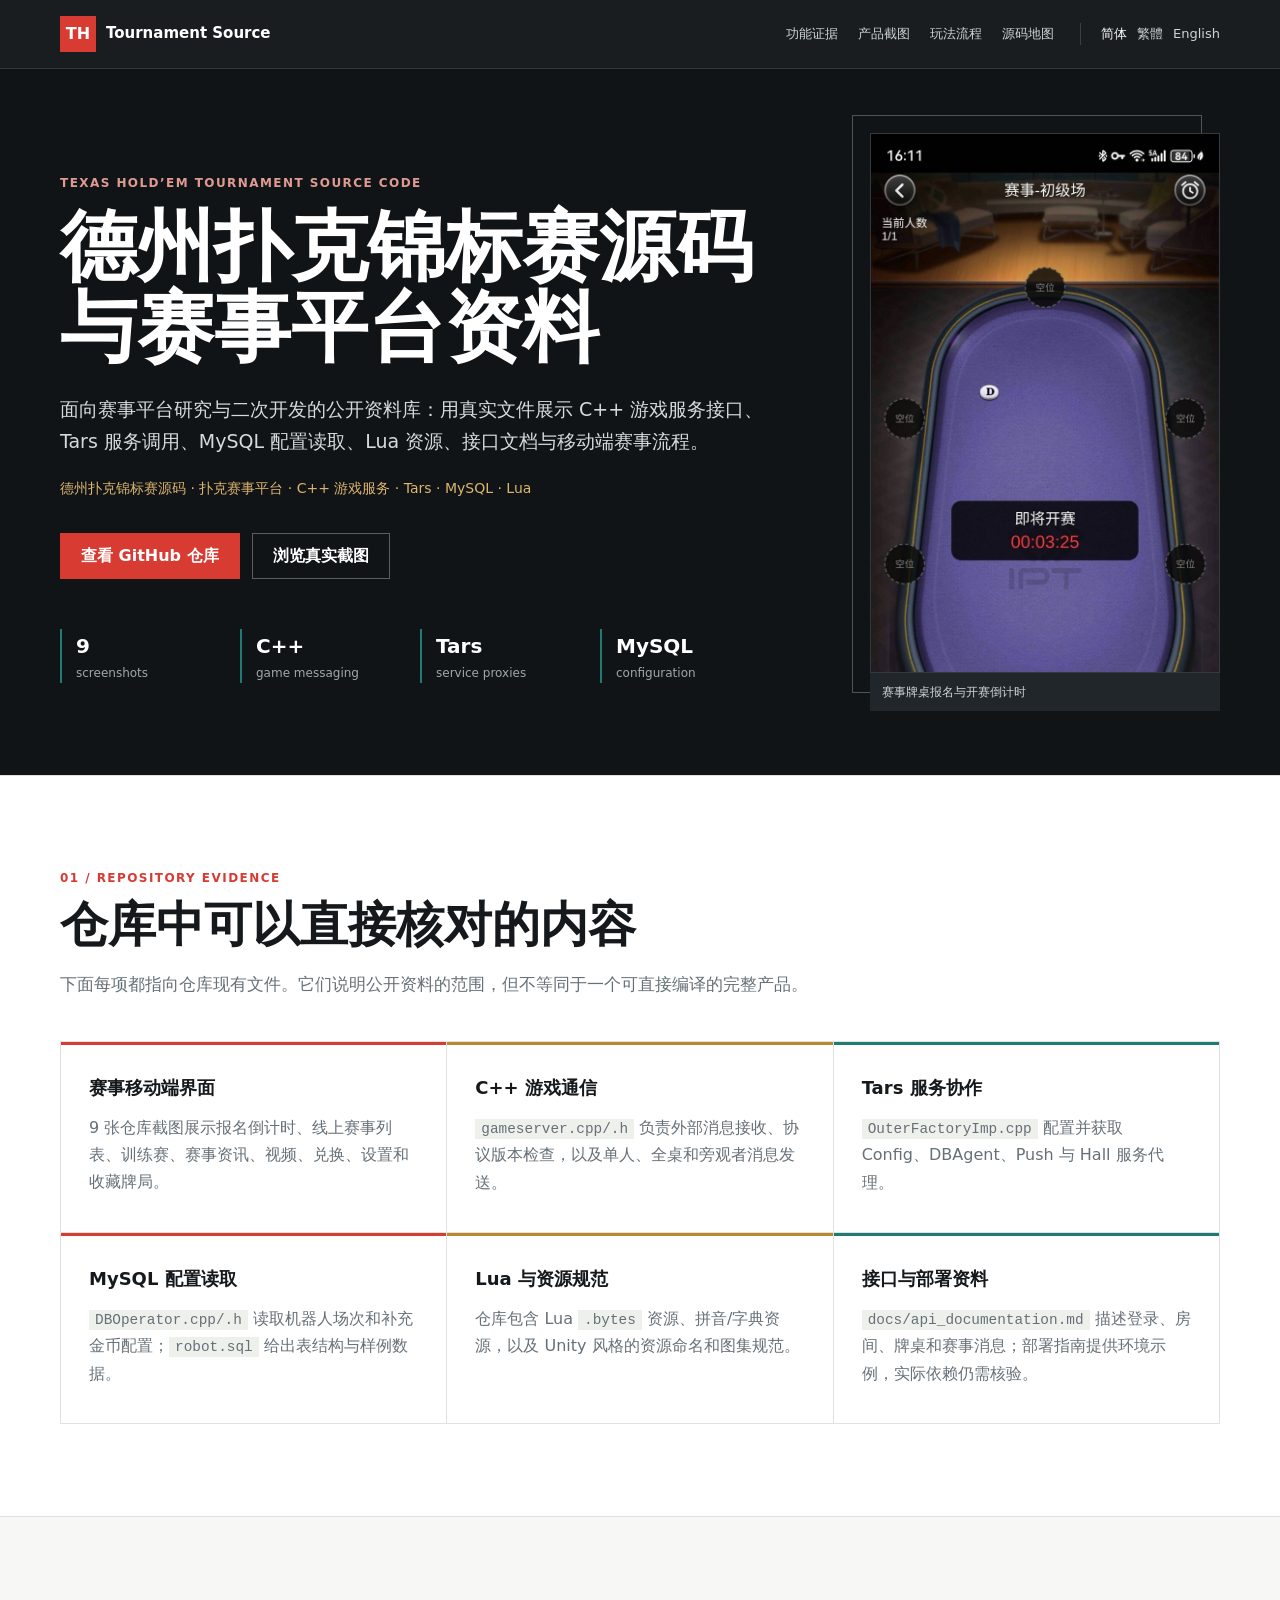
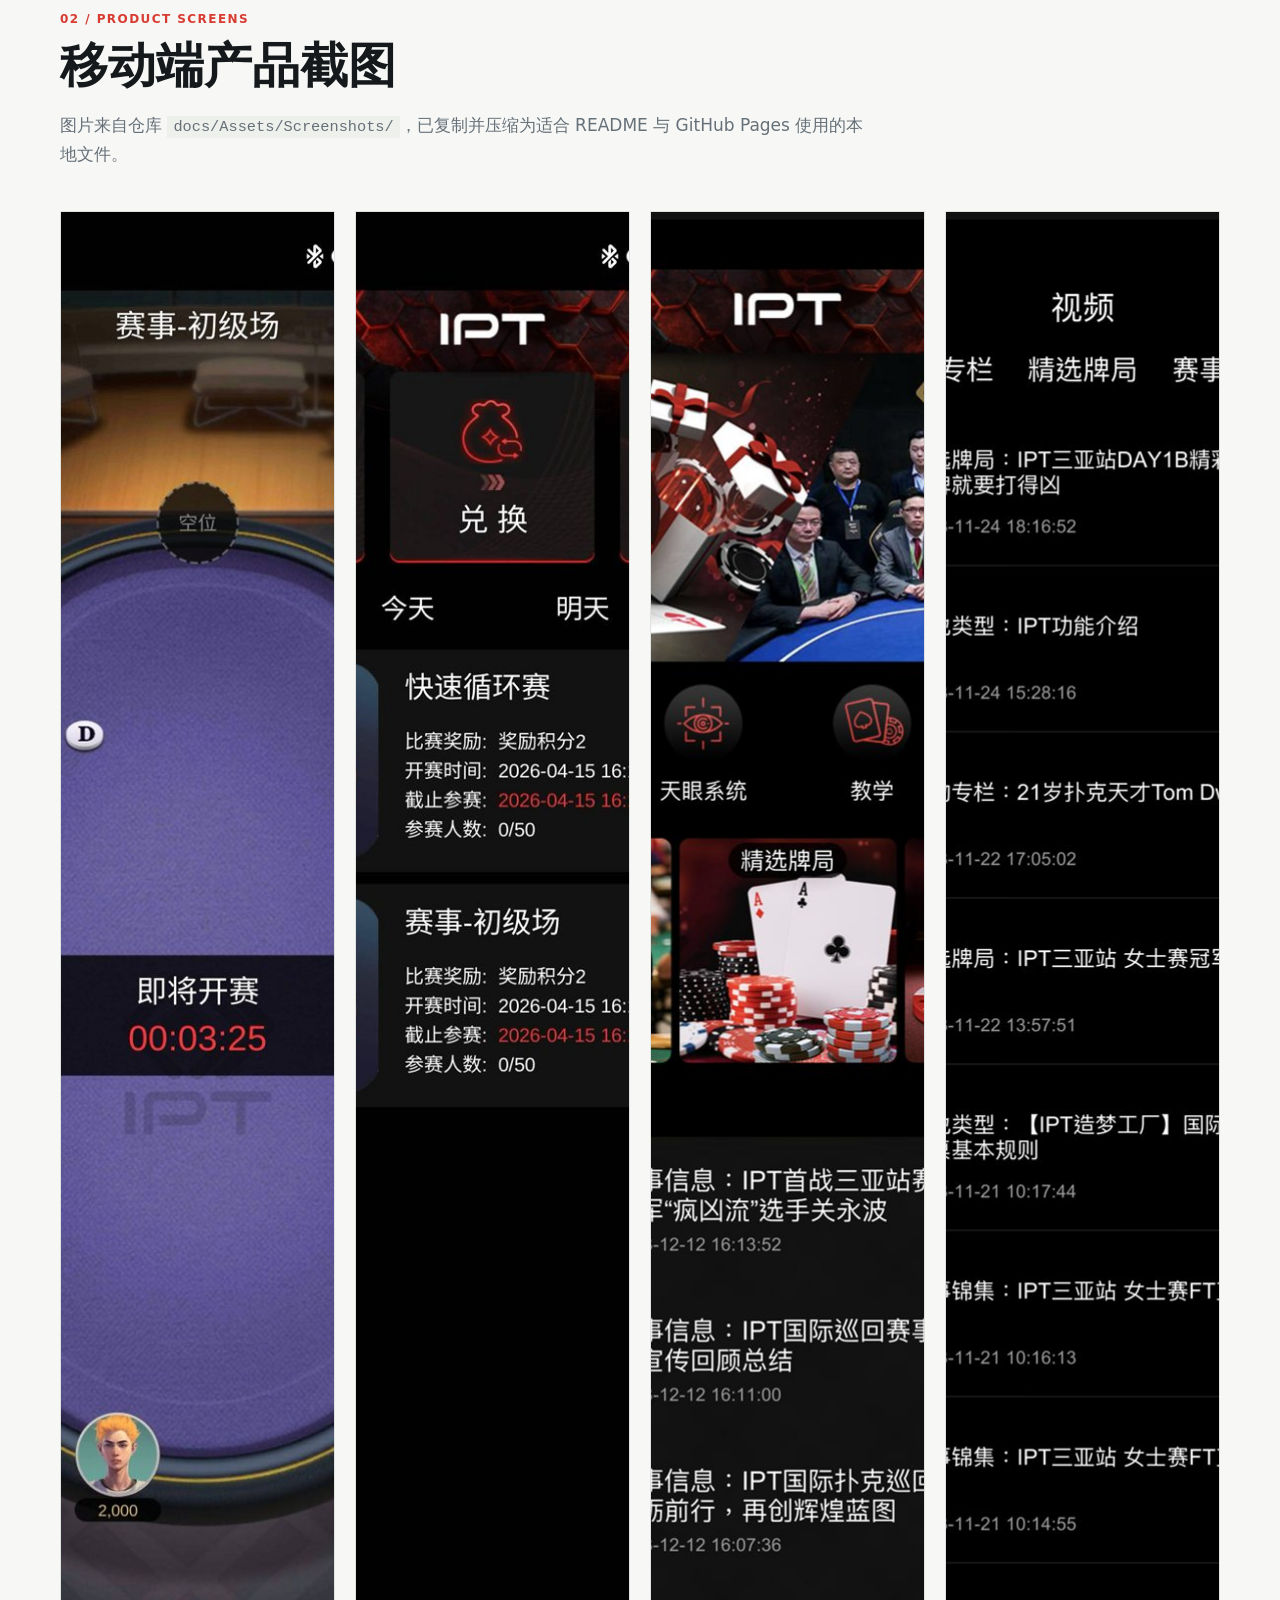
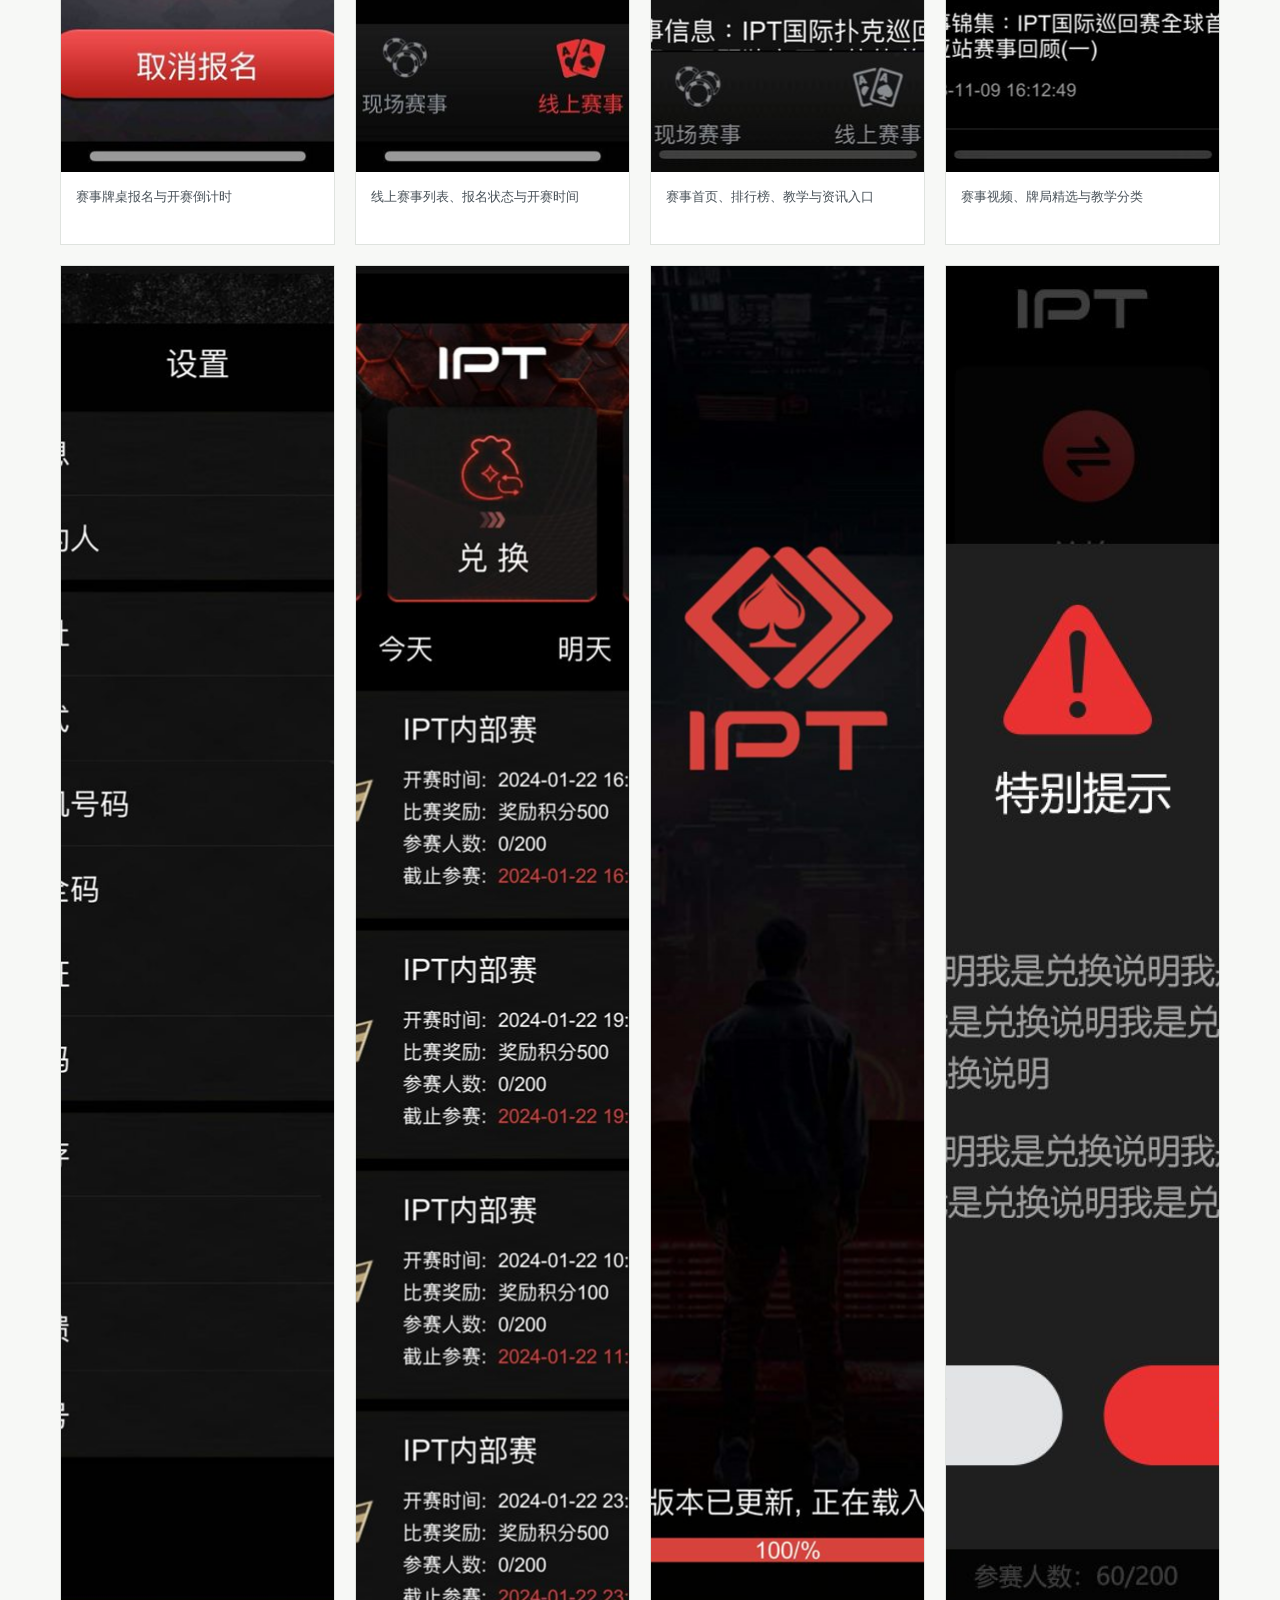
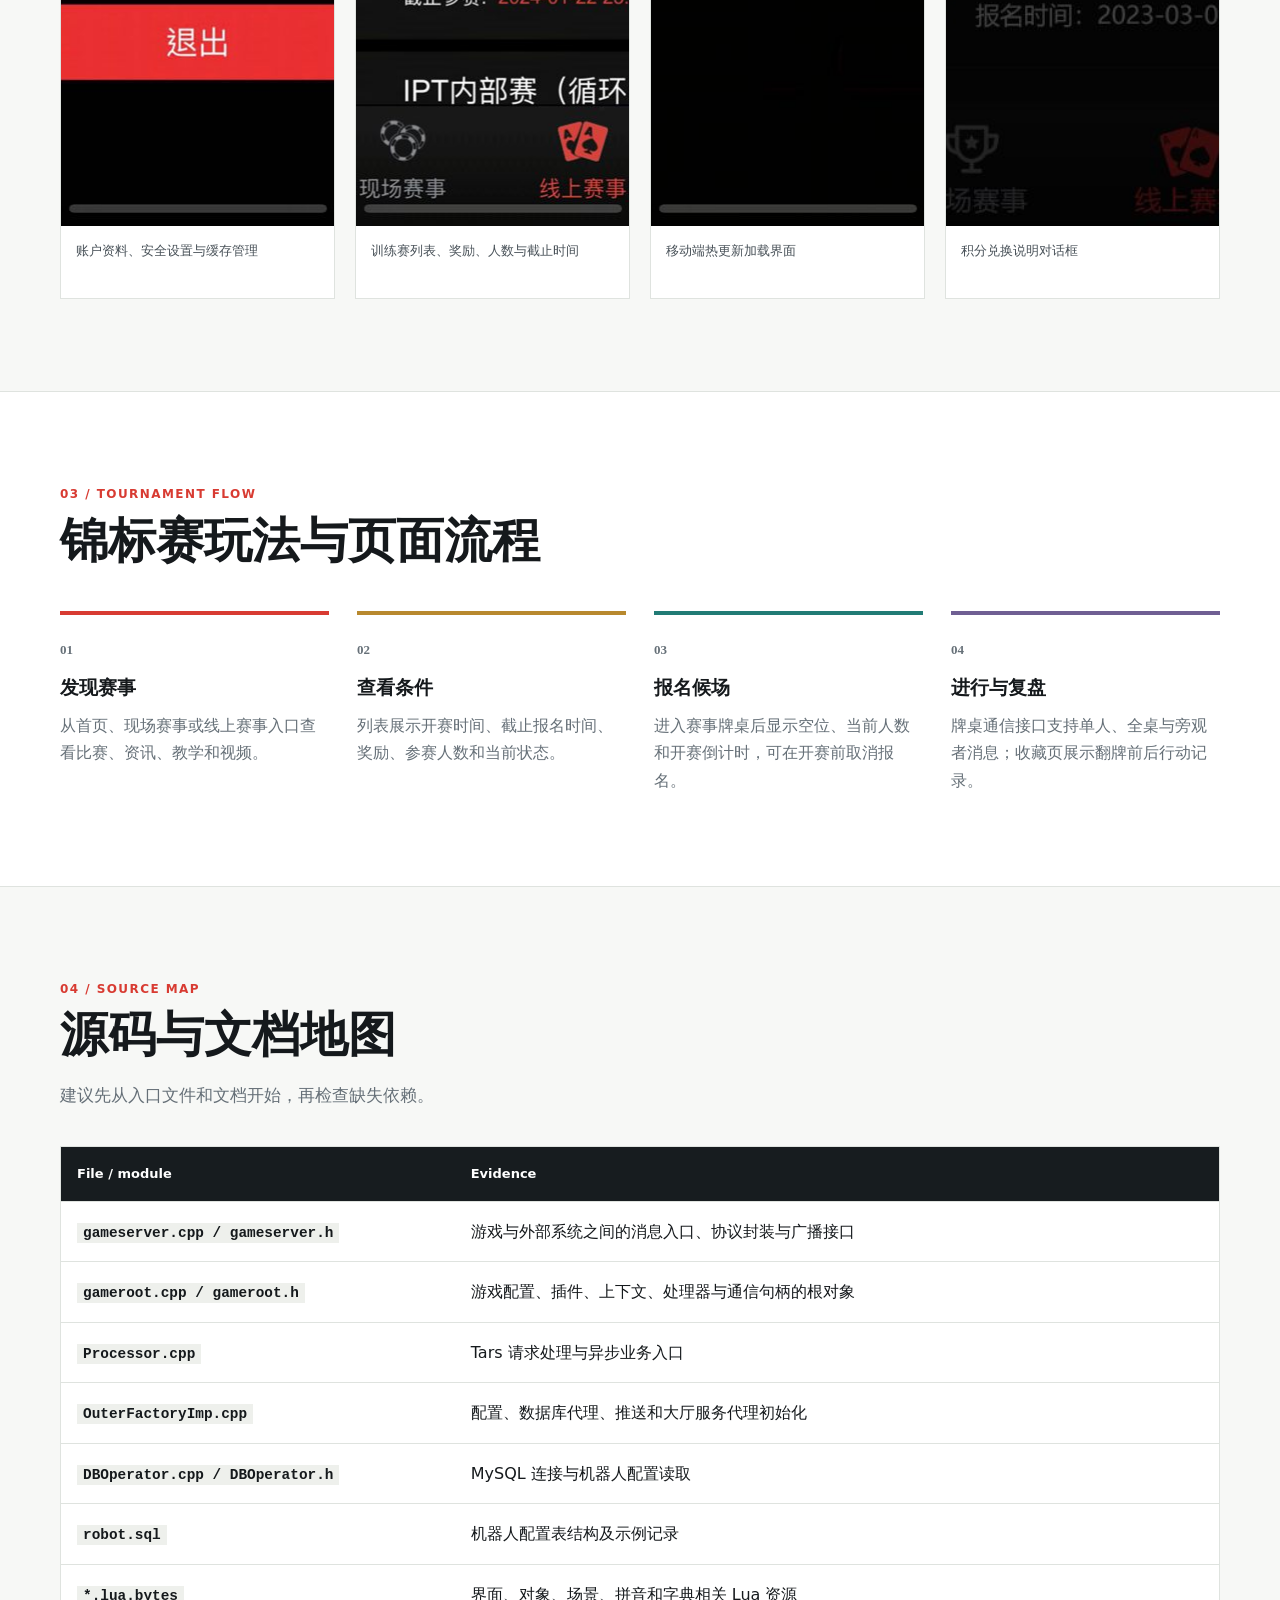
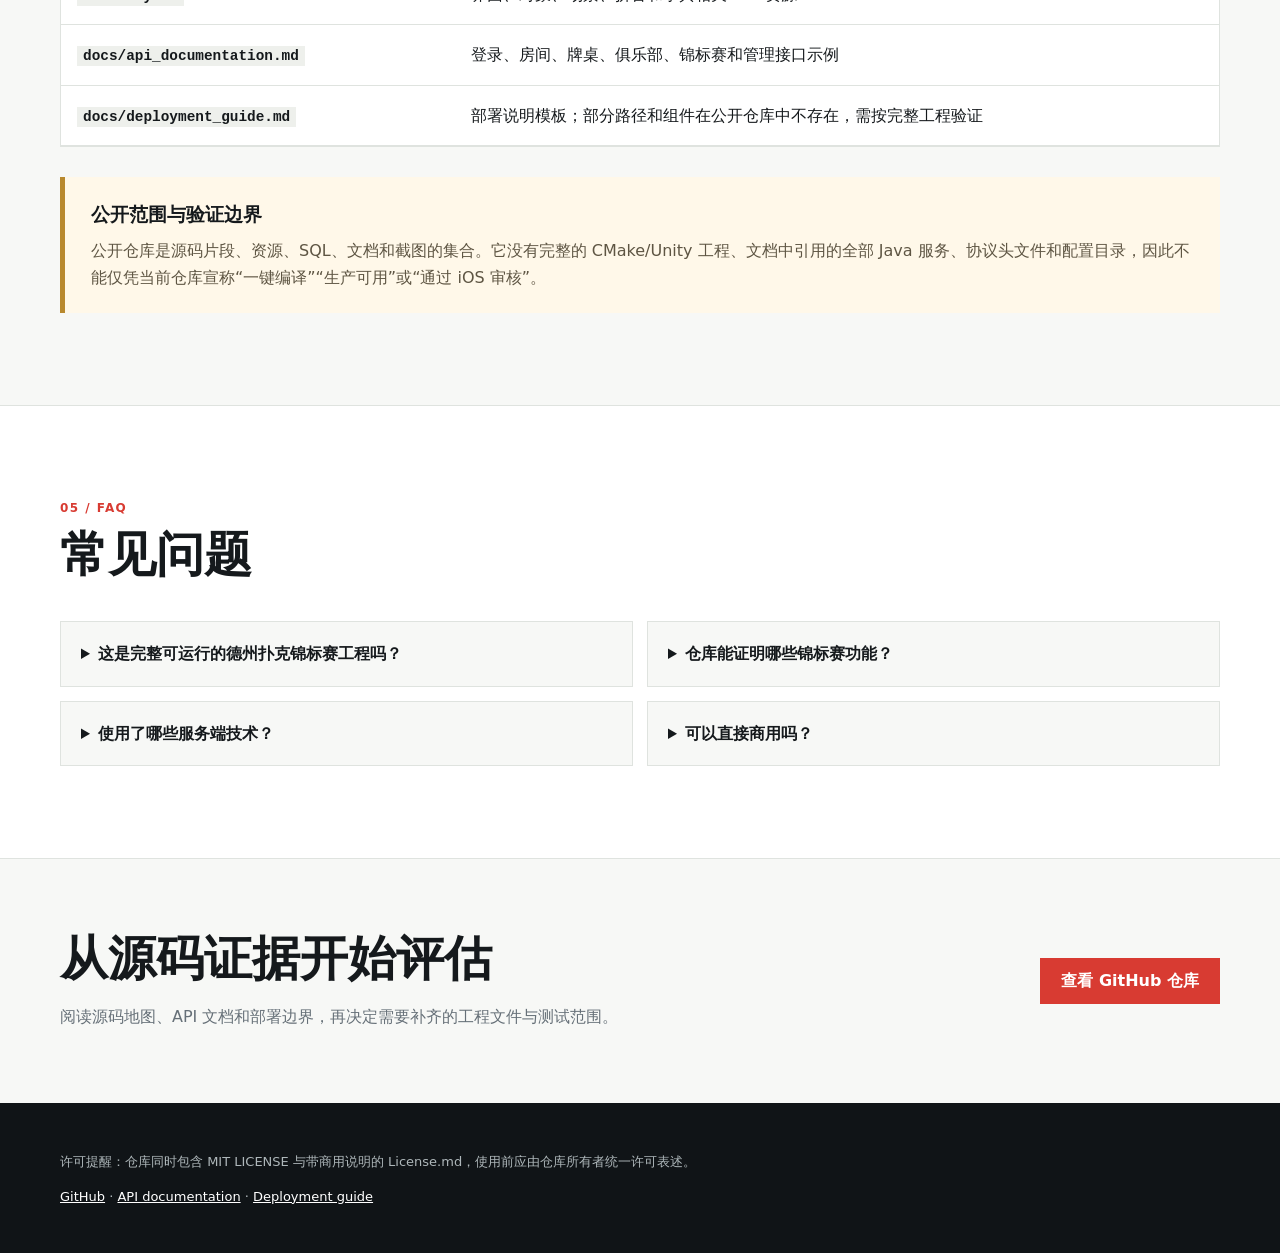
<file: index.html>
<!doctype html>
<html lang="zh-CN"><head><meta charset="utf-8"><meta name="viewport" content="width=device-width,initial-scale=1"><title>德州扑克锦标赛源码：C++ 游戏服务、Tars、MySQL 与赛事移动端界面</title>
<meta name="description" content="德州扑克锦标赛源码资料库，包含 C++ 游戏通信接口、Tars 服务代理、MySQL 机器人配置、Lua 资源、API 与部署文档，以及真实移动端赛事截图。"><meta name="robots" content="index,follow,max-image-preview:large"><meta name="theme-color" content="#101417">
<link rel="canonical" href="https://alibabama401.github.io/Texas-Hold-em-Tournament-Source-Code/"><link rel="alternate" hreflang="zh-CN" href="https://alibabama401.github.io/Texas-Hold-em-Tournament-Source-Code/zh-cn/"><link rel="alternate" hreflang="zh-Hant" href="https://alibabama401.github.io/Texas-Hold-em-Tournament-Source-Code/zh-tw/"><link rel="alternate" hreflang="en" href="https://alibabama401.github.io/Texas-Hold-em-Tournament-Source-Code/en/"><link rel="alternate" hreflang="x-default" href="https://alibabama401.github.io/Texas-Hold-em-Tournament-Source-Code/">
<meta property="og:type" content="website"><meta property="og:title" content="德州扑克锦标赛源码：C++ 游戏服务、Tars、MySQL 与赛事移动端界面"><meta property="og:description" content="德州扑克锦标赛源码资料库，包含 C++ 游戏通信接口、Tars 服务代理、MySQL 机器人配置、Lua 资源、API 与部署文档，以及真实移动端赛事截图。"><meta property="og:url" content="https://alibabama401.github.io/Texas-Hold-em-Tournament-Source-Code/"><meta property="og:image" content="https://alibabama401.github.io/Texas-Hold-em-Tournament-Source-Code/site-assets/screenshots/tournament-home-and-news.jpg"><meta name="twitter:card" content="summary_large_image">
<link rel="stylesheet" href="docs/site-assets/site.css"><script type="application/ld+json">{"@context":"https://schema.org","@type":"TechArticle","headline":"德州扑克锦标赛源码：C++ 游戏服务、Tars、MySQL 与赛事移动端界面","description":"德州扑克锦标赛源码资料库，包含 C++ 游戏通信接口、Tars 服务代理、MySQL 机器人配置、Lua 资源、API 与部署文档，以及真实移动端赛事截图。","url":"https://alibabama401.github.io/Texas-Hold-em-Tournament-Source-Code/","image":"https://alibabama401.github.io/Texas-Hold-em-Tournament-Source-Code/site-assets/screenshots/tournament-home-and-news.jpg","inLanguage":"zh-CN","about":{"@type":"SoftwareSourceCode","name":"Texas Hold’em Tournament Source Code","codeRepository":"https://github.com/alibabama401/Texas-Hold-em-Tournament-Source-Code","programmingLanguage":["C++","Lua","SQL"]}}</script></head>
<body><header class="site-header"><div class="shell nav"><a class="brand" href=""><span>TH</span><strong>Tournament Source</strong></a><nav><a href="#evidence">功能证据</a><a href="#screenshots">产品截图</a><a href="#flow">玩法流程</a><a href="#source">源码地图</a></nav><div class="language"><a href="docs/zh-cn/" hreflang="zh-CN" aria-current="page">简体</a><a href="docs/zh-tw/" hreflang="zh-Hant">繁體</a><a href="docs/en/" hreflang="en">English</a></div></div></header>
<main><section class="hero"><div class="shell hero-grid"><div class="hero-copy"><p class="eyebrow">Texas Hold’em Tournament Source Code</p><h1>德州扑克锦标赛源码与赛事平台资料</h1><p class="intro">面向赛事平台研究与二次开发的公开资料库：用真实文件展示 C++ 游戏服务接口、Tars 服务调用、MySQL 配置读取、Lua 资源、接口文档与移动端赛事流程。</p><p class="keyword-line">德州扑克锦标赛源码 · 扑克赛事平台 · C++ 游戏服务 · Tars · MySQL · Lua</p><div class="actions"><a class="button primary" href="https://github.com/alibabama401/Texas-Hold-em-Tournament-Source-Code">查看 GitHub 仓库</a><a class="button ghost" href="#screenshots">浏览真实截图</a></div><dl class="facts"><div><dt>9</dt><dd>screenshots</dd></div><div><dt>C++</dt><dd>game messaging</dd></div><div><dt>Tars</dt><dd>service proxies</dd></div><div><dt>MySQL</dt><dd>configuration</dd></div></dl></div><figure class="hero-shot"><img src="docs/site-assets/screenshots/tournament-table-countdown.jpg" alt="赛事牌桌报名与开赛倒计时" width="720" height="1560" fetchpriority="high"><figcaption>赛事牌桌报名与开赛倒计时</figcaption></figure></div></section>
<section class="band" id="evidence"><div class="shell"><p class="section-kicker">01 / Repository evidence</p><h2>仓库中可以直接核对的内容</h2><p class="section-lead">下面每项都指向仓库现有文件。它们说明公开资料的范围，但不等同于一个可直接编译的完整产品。</p><div class="feature-grid"><article class="feature"><h3>赛事移动端界面</h3><p>9 张仓库截图展示报名倒计时、线上赛事列表、训练赛、赛事资讯、视频、兑换、设置和收藏牌局。</p></article><article class="feature"><h3>C++ 游戏通信</h3><p><code>gameserver.cpp/.h</code> 负责外部消息接收、协议版本检查，以及单人、全桌和旁观者消息发送。</p></article><article class="feature"><h3>Tars 服务协作</h3><p><code>OuterFactoryImp.cpp</code> 配置并获取 Config、DBAgent、Push 与 Hall 服务代理。</p></article><article class="feature"><h3>MySQL 配置读取</h3><p><code>DBOperator.cpp/.h</code> 读取机器人场次和补充金币配置；<code>robot.sql</code> 给出表结构与样例数据。</p></article><article class="feature"><h3>Lua 与资源规范</h3><p>仓库包含 Lua <code>.bytes</code> 资源、拼音/字典资源，以及 Unity 风格的资源命名和图集规范。</p></article><article class="feature"><h3>接口与部署资料</h3><p><code>docs/api_documentation.md</code> 描述登录、房间、牌桌和赛事消息；部署指南提供环境示例，实际依赖仍需核验。</p></article></div></div></section>
<section class="shell section" id="screenshots"><p class="section-kicker">02 / Product screens</p><h2>移动端产品截图</h2><p class="section-lead">图片来自仓库 <code>docs/Assets/Screenshots/</code>，已复制并压缩为适合 README 与 GitHub Pages 使用的本地文件。</p><div class="gallery"><figure><a href="docs/site-assets/screenshots/tournament-table-countdown.jpg"><img src="docs/site-assets/screenshots/tournament-table-countdown.jpg" alt="赛事牌桌报名与开赛倒计时" loading="lazy" decoding="async" width="720" height="1560"></a><figcaption>赛事牌桌报名与开赛倒计时</figcaption></figure><figure><a href="docs/site-assets/screenshots/online-tournament-list.jpg"><img src="docs/site-assets/screenshots/online-tournament-list.jpg" alt="线上赛事列表、报名状态与开赛时间" loading="lazy" decoding="async" width="720" height="1560"></a><figcaption>线上赛事列表、报名状态与开赛时间</figcaption></figure><figure><a href="docs/site-assets/screenshots/tournament-home-and-news.jpg"><img src="docs/site-assets/screenshots/tournament-home-and-news.jpg" alt="赛事首页、排行榜、教学与资讯入口" loading="lazy" decoding="async" width="720" height="1560"></a><figcaption>赛事首页、排行榜、教学与资讯入口</figcaption></figure><figure><a href="docs/site-assets/screenshots/poker-video-library.jpg"><img src="docs/site-assets/screenshots/poker-video-library.jpg" alt="赛事视频、牌局精选与教学分类" loading="lazy" decoding="async" width="720" height="1560"></a><figcaption>赛事视频、牌局精选与教学分类</figcaption></figure><figure><a href="docs/site-assets/screenshots/account-settings.jpg"><img src="docs/site-assets/screenshots/account-settings.jpg" alt="账户资料、安全设置与缓存管理" loading="lazy" decoding="async" width="720" height="1560"></a><figcaption>账户资料、安全设置与缓存管理</figcaption></figure><figure><a href="docs/site-assets/screenshots/training-tournament-list.jpg"><img src="docs/site-assets/screenshots/training-tournament-list.jpg" alt="训练赛列表、奖励、人数与截止时间" loading="lazy" decoding="async" width="720" height="1560"></a><figcaption>训练赛列表、奖励、人数与截止时间</figcaption></figure><figure><a href="docs/site-assets/screenshots/mobile-update-screen.jpg"><img src="docs/site-assets/screenshots/mobile-update-screen.jpg" alt="移动端热更新加载界面" loading="lazy" decoding="async" width="720" height="1560"></a><figcaption>移动端热更新加载界面</figcaption></figure><figure><a href="docs/site-assets/screenshots/redemption-dialog.jpg"><img src="docs/site-assets/screenshots/redemption-dialog.jpg" alt="积分兑换说明对话框" loading="lazy" decoding="async" width="720" height="1560"></a><figcaption>积分兑换说明对话框</figcaption></figure></div></section>
<section class="band" id="flow"><div class="shell"><p class="section-kicker">03 / Tournament flow</p><h2>锦标赛玩法与页面流程</h2><div class="steps"><article class="step"><span>01</span><div><h3>发现赛事</h3><p>从首页、现场赛事或线上赛事入口查看比赛、资讯、教学和视频。</p></div></article><article class="step"><span>02</span><div><h3>查看条件</h3><p>列表展示开赛时间、截止报名时间、奖励、参赛人数和当前状态。</p></div></article><article class="step"><span>03</span><div><h3>报名候场</h3><p>进入赛事牌桌后显示空位、当前人数和开赛倒计时，可在开赛前取消报名。</p></div></article><article class="step"><span>04</span><div><h3>进行与复盘</h3><p>牌桌通信接口支持单人、全桌与旁观者消息；收藏页展示翻牌前后行动记录。</p></div></article></div></div></section>
<section class="shell section" id="source"><p class="section-kicker">04 / Source map</p><h2>源码与文档地图</h2><p class="section-lead">建议先从入口文件和文档开始，再检查缺失依赖。</p><div class="table-scroll"><table><thead><tr><th>File / module</th><th>Evidence</th></tr></thead><tbody><tr><td><code>gameserver.cpp / gameserver.h</code></td><td>游戏与外部系统之间的消息入口、协议封装与广播接口</td></tr><tr><td><code>gameroot.cpp / gameroot.h</code></td><td>游戏配置、插件、上下文、处理器与通信句柄的根对象</td></tr><tr><td><code>Processor.cpp</code></td><td>Tars 请求处理与异步业务入口</td></tr><tr><td><code>OuterFactoryImp.cpp</code></td><td>配置、数据库代理、推送和大厅服务代理初始化</td></tr><tr><td><code>DBOperator.cpp / DBOperator.h</code></td><td>MySQL 连接与机器人配置读取</td></tr><tr><td><code>robot.sql</code></td><td>机器人配置表结构及示例记录</td></tr><tr><td><code>*.lua.bytes</code></td><td>界面、对象、场景、拼音和字典相关 Lua 资源</td></tr><tr><td><code>docs/api_documentation.md</code></td><td>登录、房间、牌桌、俱乐部、锦标赛和管理接口示例</td></tr><tr><td><code>docs/deployment_guide.md</code></td><td>部署说明模板；部分路径和组件在公开仓库中不存在，需按完整工程验证</td></tr></tbody></table></div><aside class="scope"><h3>公开范围与验证边界</h3><p>公开仓库是源码片段、资源、SQL、文档和截图的集合。它没有完整的 CMake/Unity 工程、文档中引用的全部 Java 服务、协议头文件和配置目录，因此不能仅凭当前仓库宣称“一键编译”“生产可用”或“通过 iOS 审核”。</p></aside></section>
<section class="band" id="faq"><div class="shell"><p class="section-kicker">05 / FAQ</p><h2>常见问题</h2><div class="faq"><details><summary>这是完整可运行的德州扑克锦标赛工程吗？</summary><p>当前公开文件不足以独立完成构建。部署前需要补齐头文件、协议定义、构建配置、客户端工程和运行配置。</p></details><details><summary>仓库能证明哪些锦标赛功能？</summary><p>截图能证明赛事列表、报名状态、开赛倒计时、训练赛、资讯/视频和收藏牌局界面；API 文档另有赛事列表与报名消息示例。</p></details><details><summary>使用了哪些服务端技术？</summary><p>源码可直接证明 C++、Tars 风格服务代理、MySQL 访问和消息序列化接口；部署文档提及的 Redis、Java 与 Unity 需结合完整工程复核。</p></details><details><summary>可以直接商用吗？</summary><p>先核对 `LICENSE` 与 `License.md` 的冲突，并确认截图中的品牌、赛事素材和完整工程分别拥有合法授权。</p></details></div></div></section>
<section class="shell closing"><div><h2>从源码证据开始评估</h2><p>阅读源码地图、API 文档和部署边界，再决定需要补齐的工程文件与测试范围。</p></div><a class="button primary" href="https://github.com/alibabama401/Texas-Hold-em-Tournament-Source-Code">查看 GitHub 仓库</a></section></main>
<footer><div class="shell"><p>许可提醒：仓库同时包含 MIT LICENSE 与带商用说明的 License.md，使用前应由仓库所有者统一许可表述。</p><p><a href="https://github.com/alibabama401/Texas-Hold-em-Tournament-Source-Code">GitHub</a> · <a href="https://github.com/alibabama401/Texas-Hold-em-Tournament-Source-Code/blob/main/docs/api_documentation.md">API documentation</a> · <a href="https://github.com/alibabama401/Texas-Hold-em-Tournament-Source-Code/blob/main/docs/deployment_guide.md">Deployment guide</a></p></div></footer></body></html>
</file>
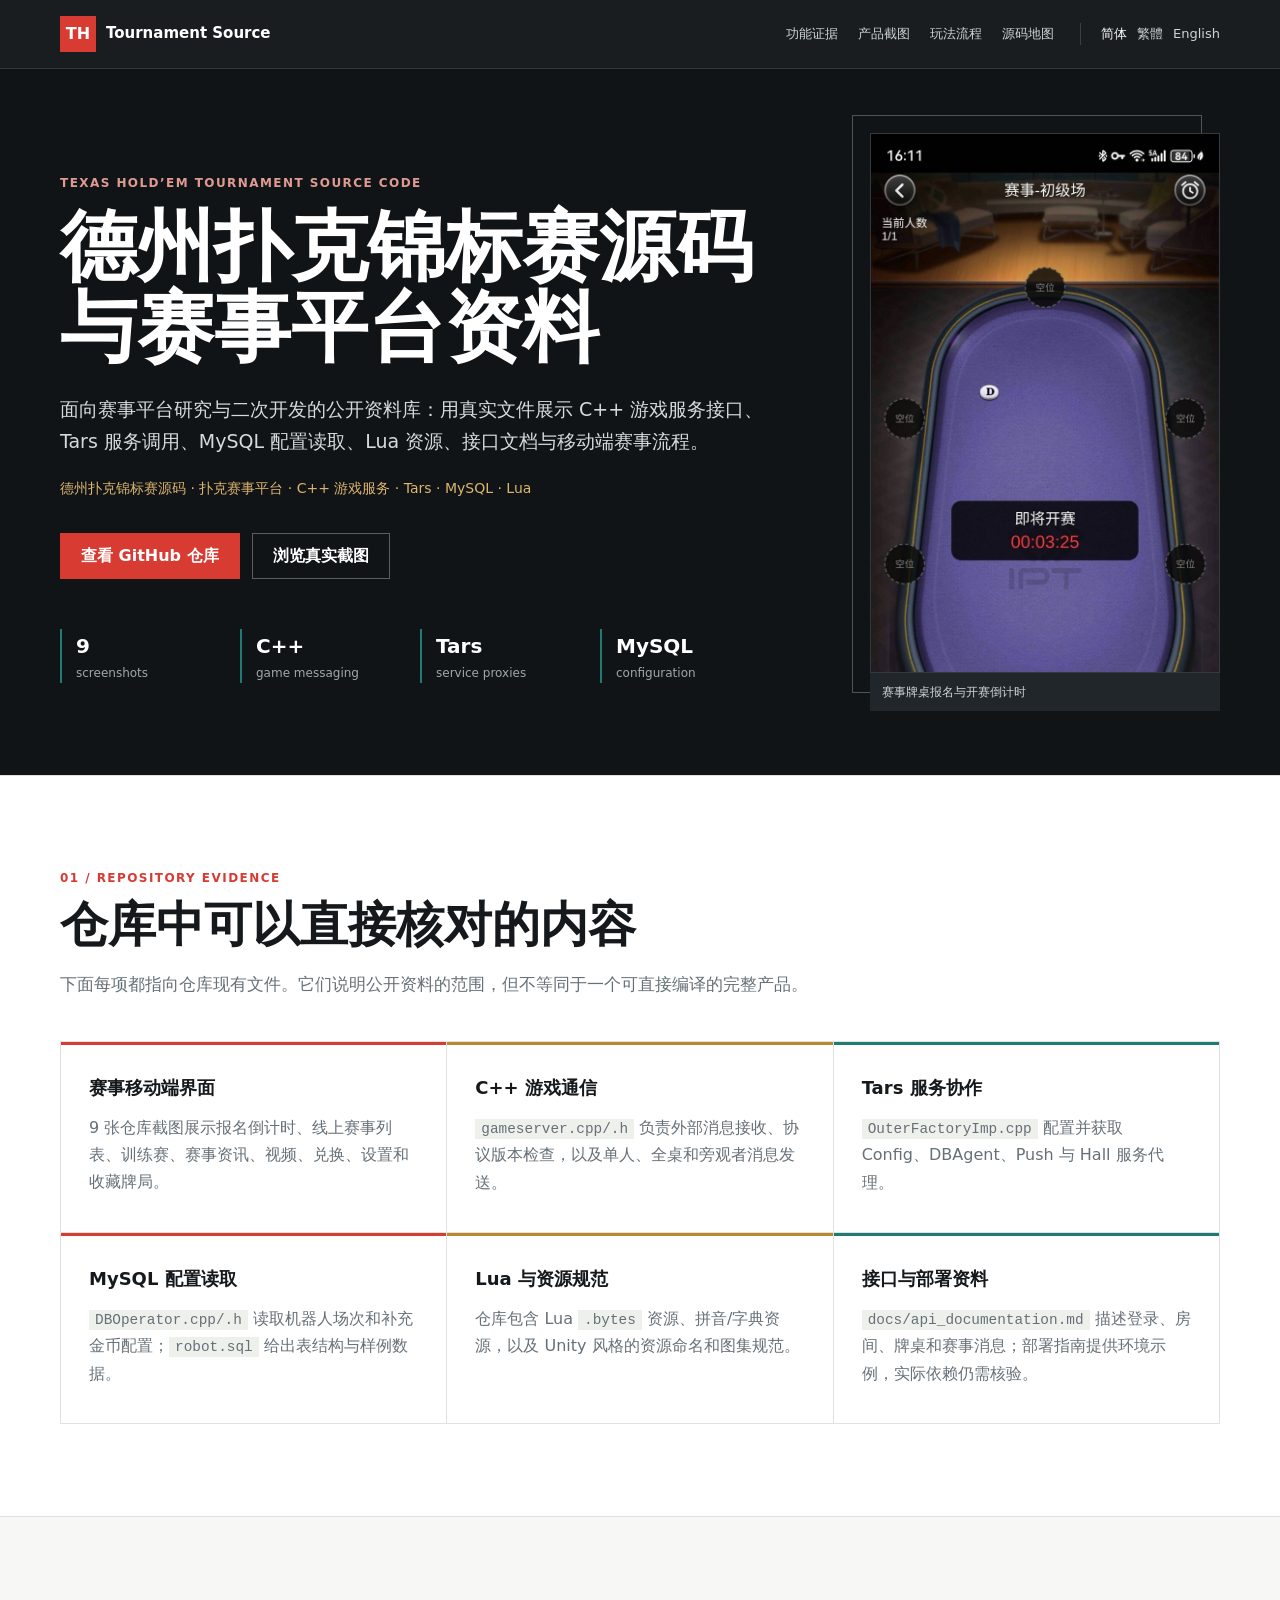
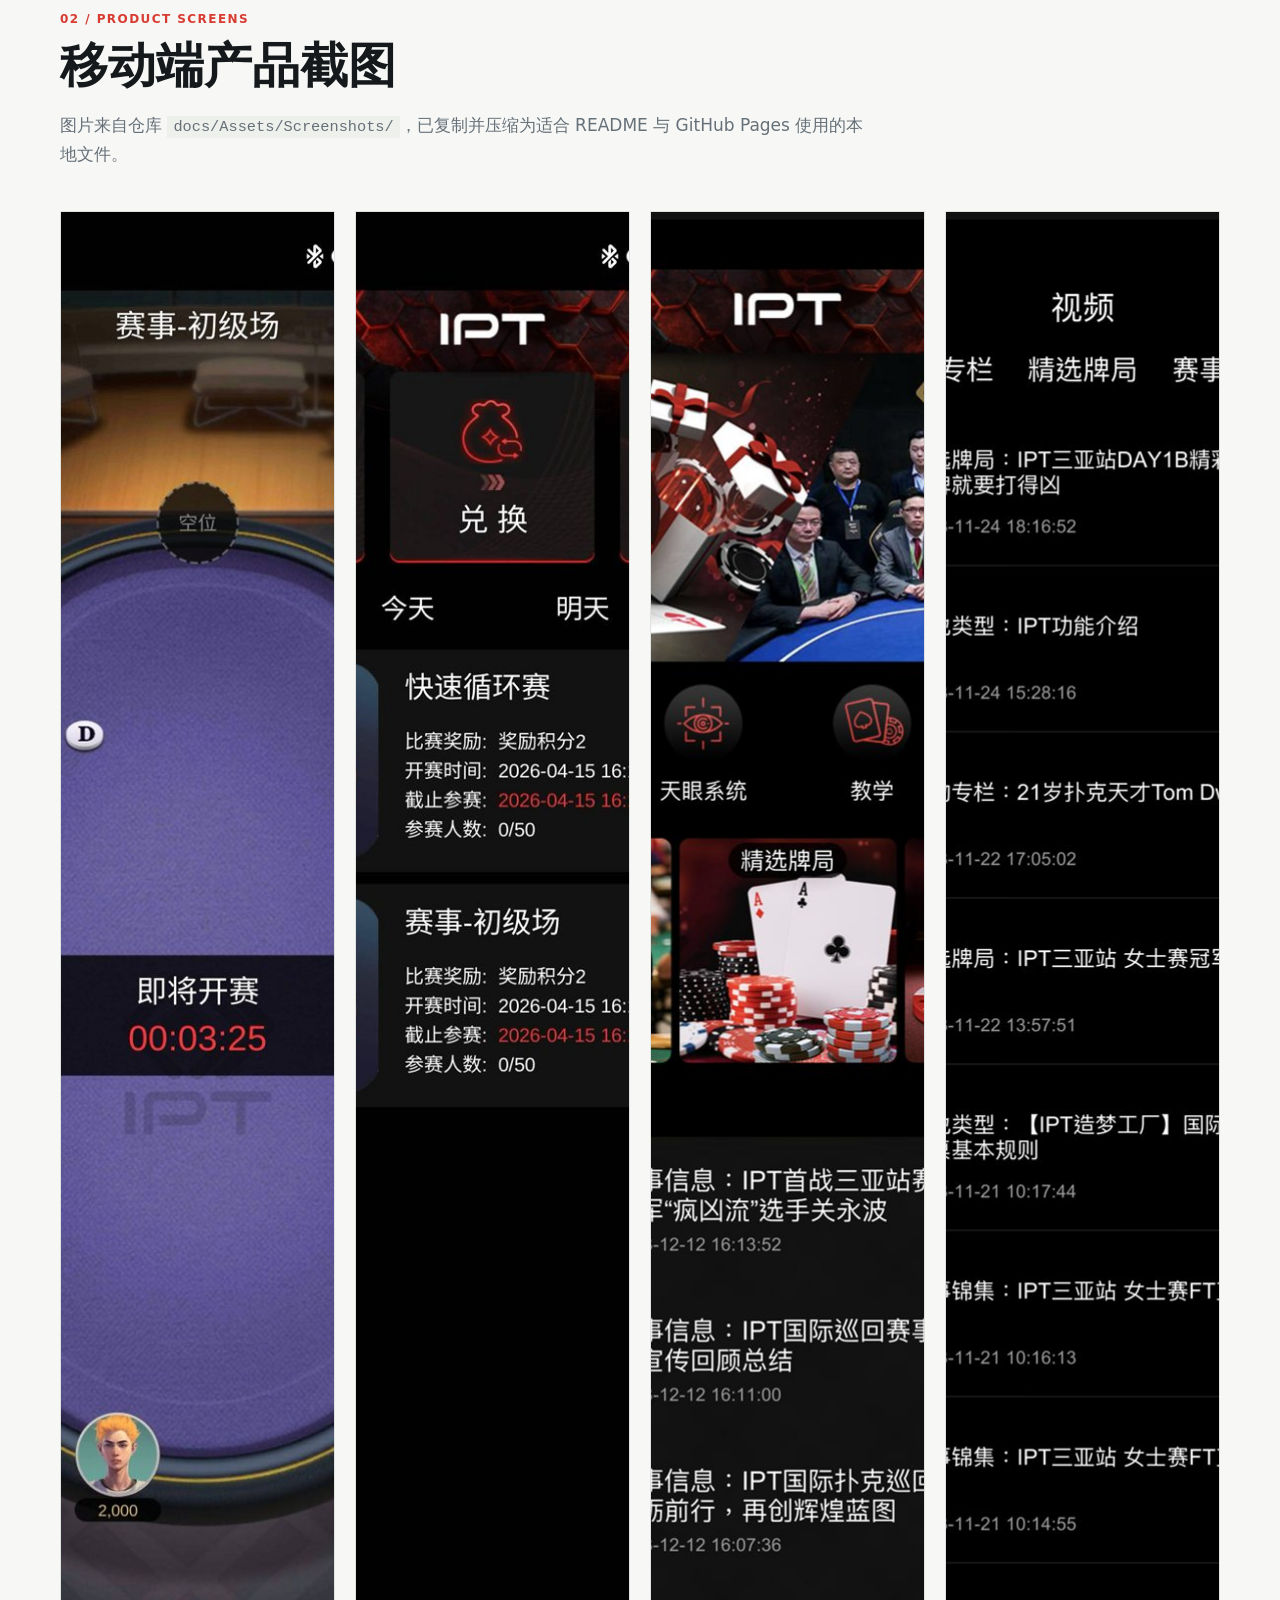
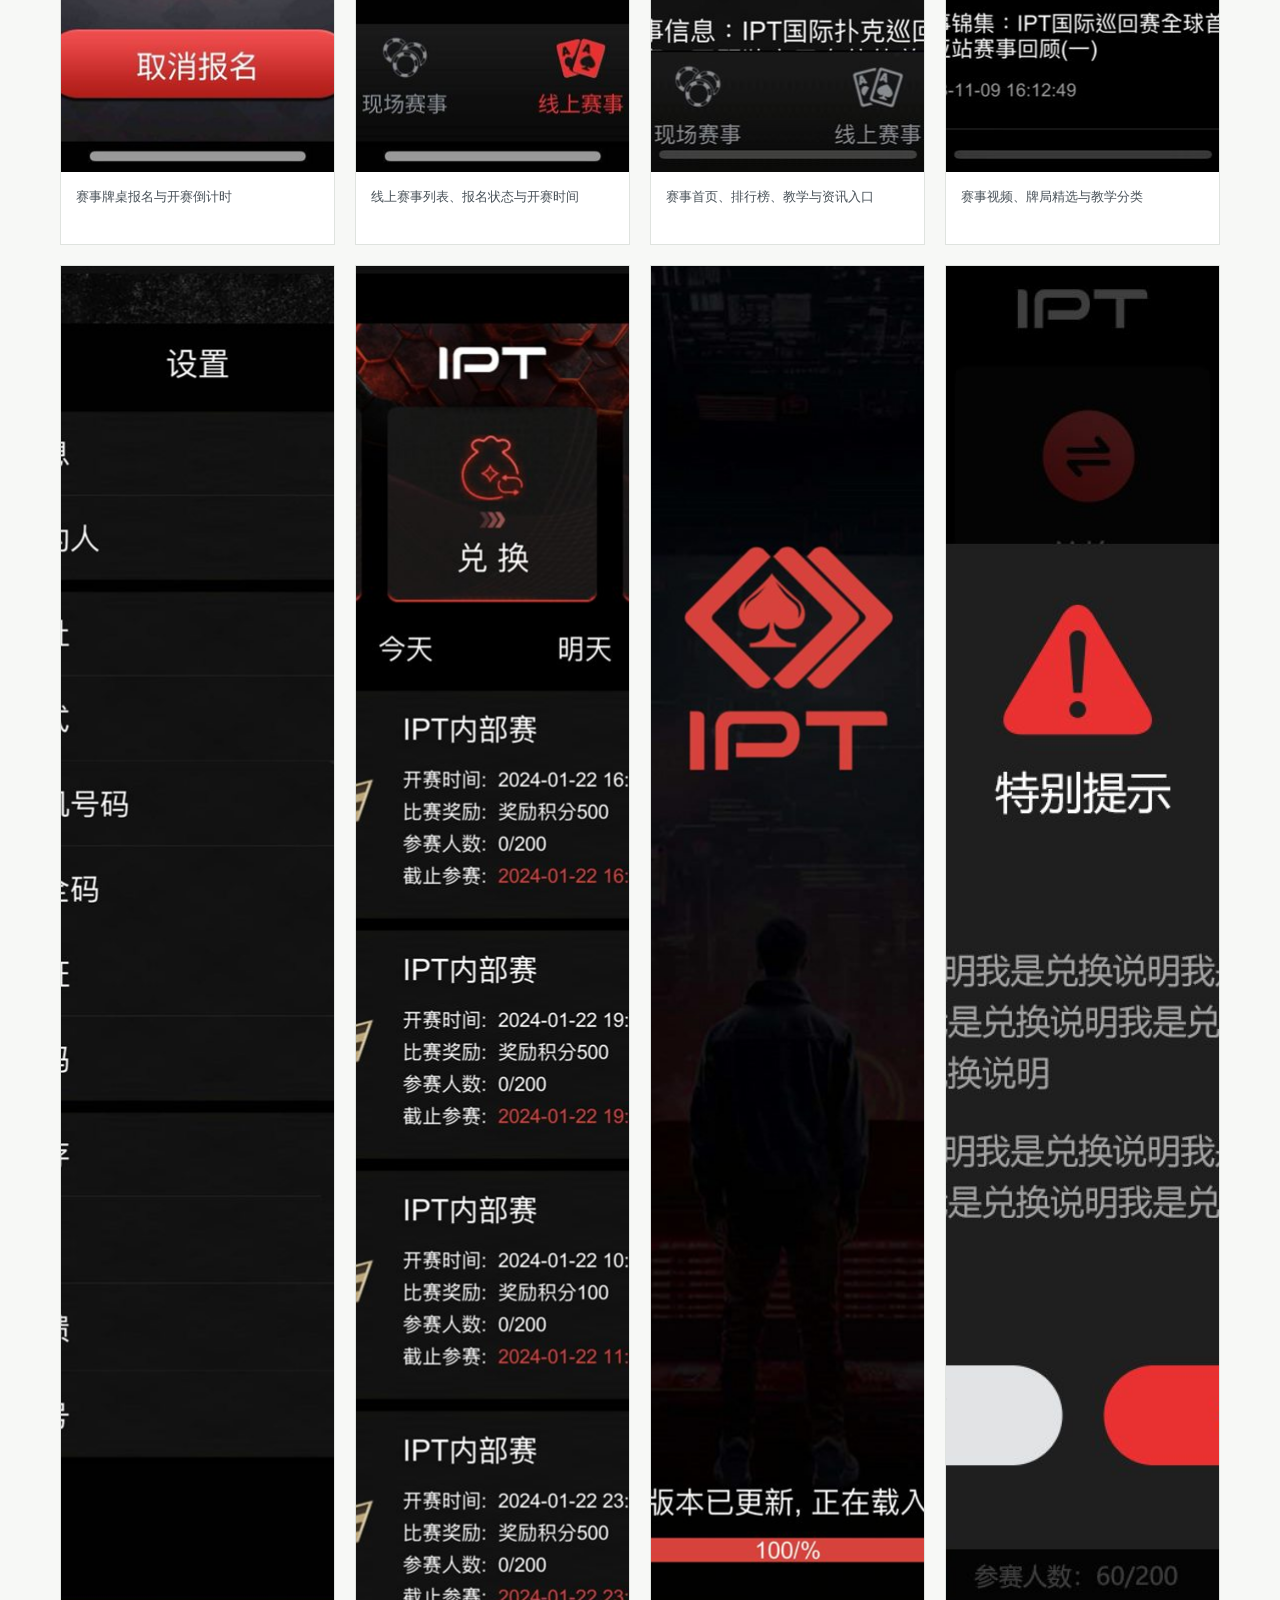
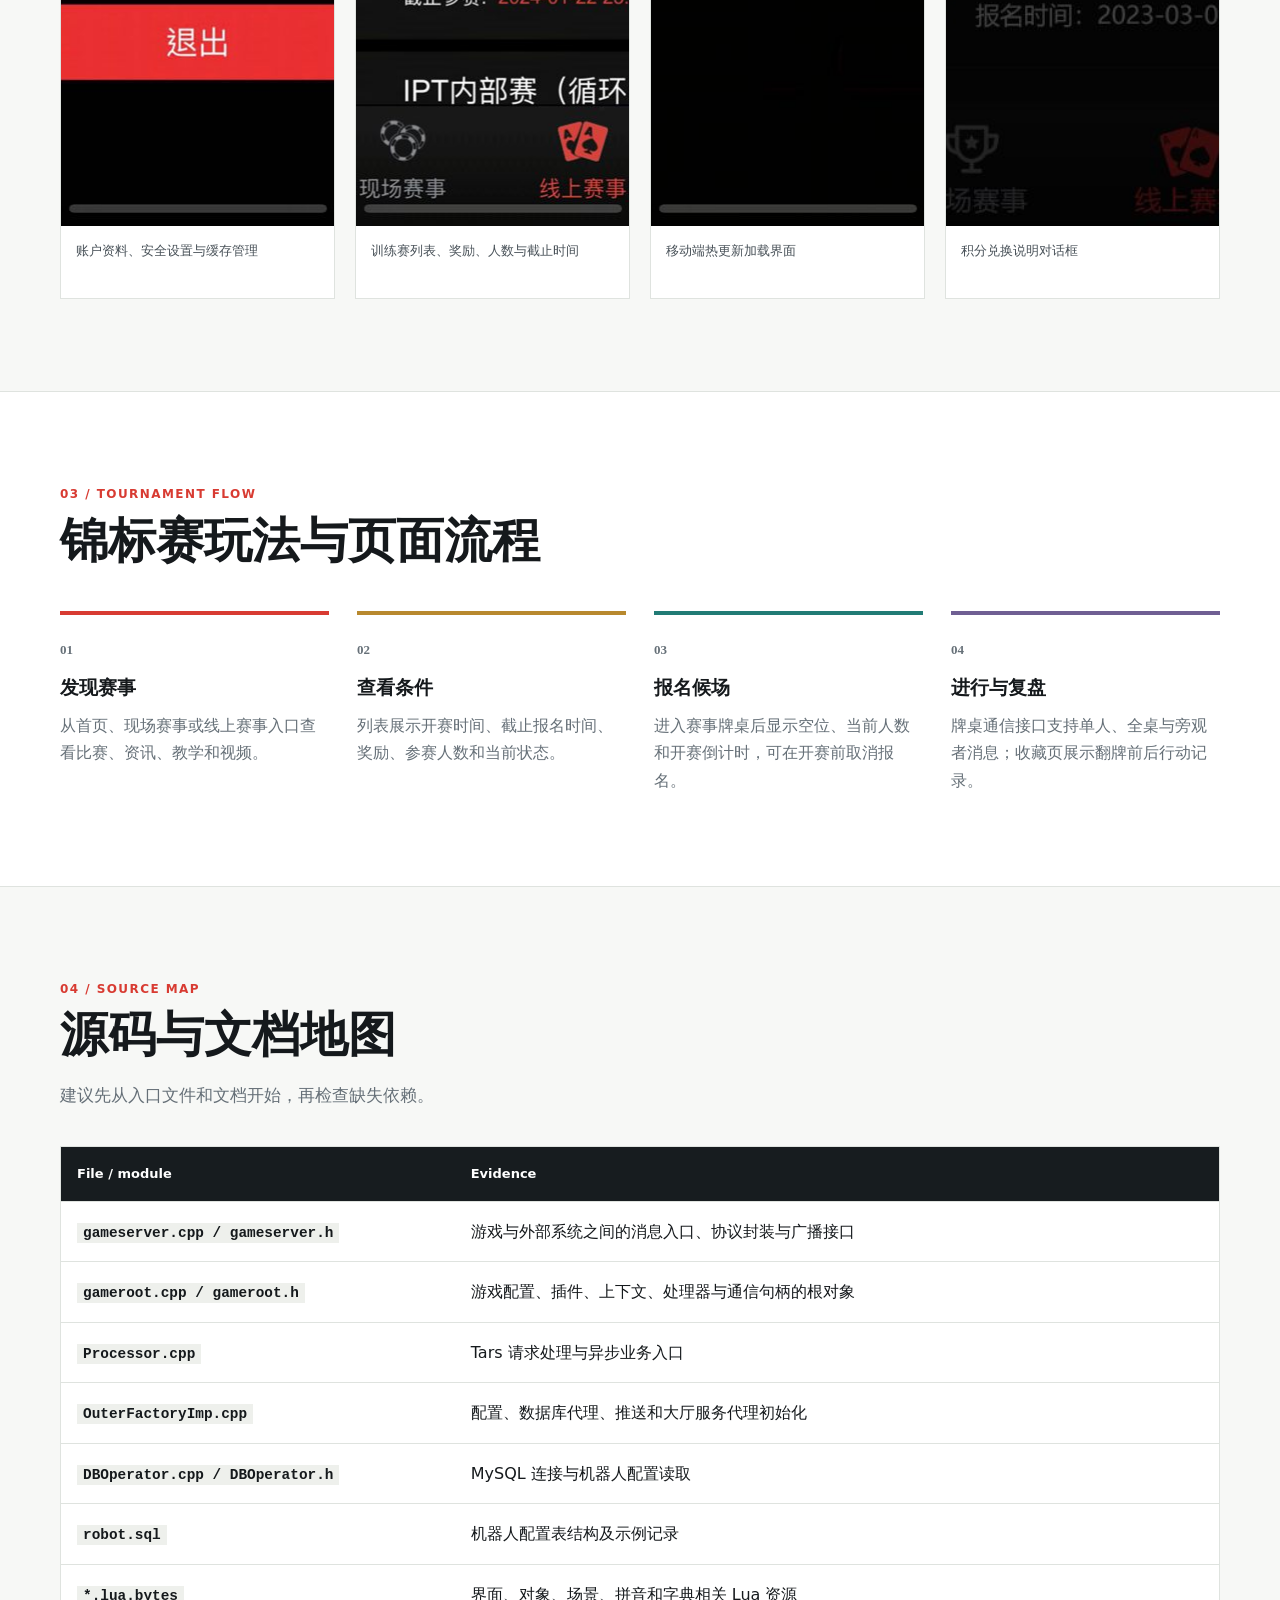
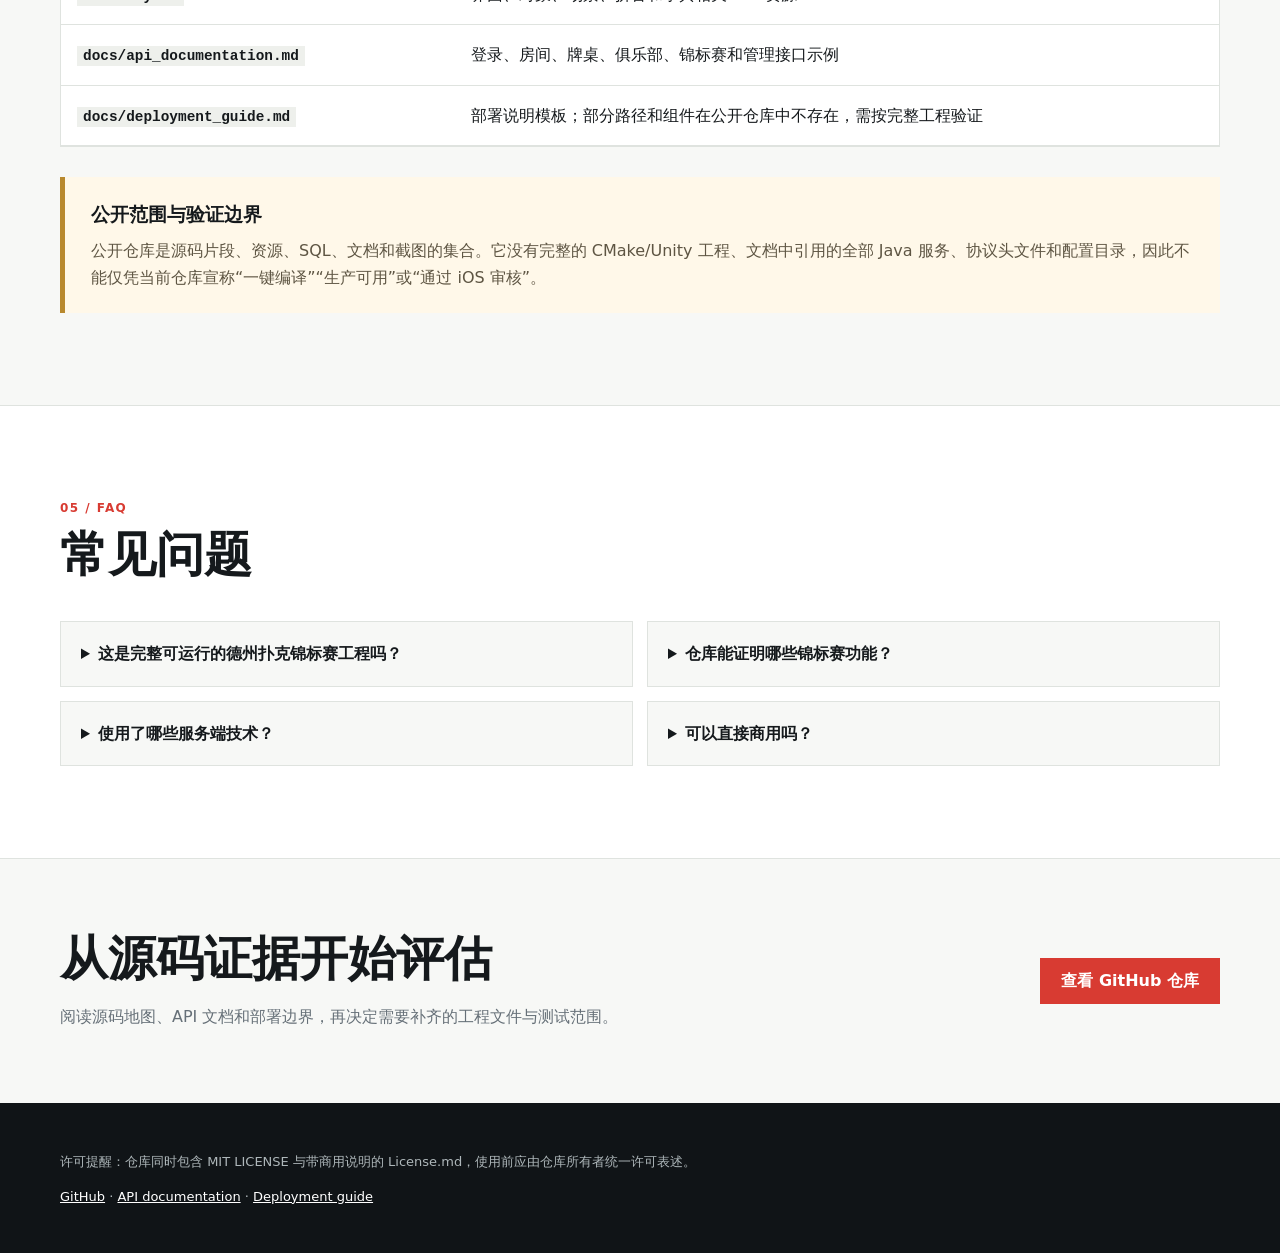
<file: docs/index.html>
<!doctype html>
<html lang="zh-CN"><head><meta name="google-site-verification" content="1XxWela9pfY0YLGXtBNcGUXY9snzH7-fF3n2Zjh95lw" /><meta charset="utf-8"><meta name="viewport" content="width=device-width,initial-scale=1"><title>德州扑克锦标赛源码：C++ 游戏服务、Tars、MySQL 与赛事移动端界面</title>
<meta name="description" content="德州扑克锦标赛源码资料库，包含 C++ 游戏通信接口、Tars 服务代理、MySQL 机器人配置、Lua 资源、API 与部署文档，以及真实移动端赛事截图。"><meta name="robots" content="index,follow,max-image-preview:large"><meta name="theme-color" content="#101417">
<link rel="canonical" href="https://alibabama401.github.io/Texas-Hold-em-Tournament-Source-Code/"><link rel="alternate" hreflang="zh-CN" href="https://alibabama401.github.io/Texas-Hold-em-Tournament-Source-Code/zh-cn/"><link rel="alternate" hreflang="zh-Hant" href="https://alibabama401.github.io/Texas-Hold-em-Tournament-Source-Code/zh-tw/"><link rel="alternate" hreflang="en" href="https://alibabama401.github.io/Texas-Hold-em-Tournament-Source-Code/en/"><link rel="alternate" hreflang="x-default" href="https://alibabama401.github.io/Texas-Hold-em-Tournament-Source-Code/">
<meta property="og:type" content="website"><meta property="og:title" content="德州扑克锦标赛源码：C++ 游戏服务、Tars、MySQL 与赛事移动端界面"><meta property="og:description" content="德州扑克锦标赛源码资料库，包含 C++ 游戏通信接口、Tars 服务代理、MySQL 机器人配置、Lua 资源、API 与部署文档，以及真实移动端赛事截图。"><meta property="og:url" content="https://alibabama401.github.io/Texas-Hold-em-Tournament-Source-Code/"><meta property="og:image" content="https://alibabama401.github.io/Texas-Hold-em-Tournament-Source-Code/site-assets/screenshots/tournament-home-and-news.jpg"><meta name="twitter:card" content="summary_large_image">
<link rel="stylesheet" href="site-assets/site.css"><script type="application/ld+json">{"@context":"https://schema.org","@type":"TechArticle","headline":"德州扑克锦标赛源码：C++ 游戏服务、Tars、MySQL 与赛事移动端界面","description":"德州扑克锦标赛源码资料库，包含 C++ 游戏通信接口、Tars 服务代理、MySQL 机器人配置、Lua 资源、API 与部署文档，以及真实移动端赛事截图。","url":"https://alibabama401.github.io/Texas-Hold-em-Tournament-Source-Code/","image":"https://alibabama401.github.io/Texas-Hold-em-Tournament-Source-Code/site-assets/screenshots/tournament-home-and-news.jpg","inLanguage":"zh-CN","about":{"@type":"SoftwareSourceCode","name":"Texas Hold’em Tournament Source Code","codeRepository":"https://github.com/alibabama401/Texas-Hold-em-Tournament-Source-Code","programmingLanguage":["C++","Lua","SQL"]}}</script></head>
<body><header class="site-header"><div class="shell nav"><a class="brand" href=""><span>TH</span><strong>Tournament Source</strong></a><nav><a href="#evidence">功能证据</a><a href="#screenshots">产品截图</a><a href="#flow">玩法流程</a><a href="#source">源码地图</a></nav><div class="language"><a href="zh-cn/" hreflang="zh-CN" aria-current="page">简体</a><a href="zh-tw/" hreflang="zh-Hant">繁體</a><a href="en/" hreflang="en">English</a></div></div></header>
<main><section class="hero"><div class="shell hero-grid"><div class="hero-copy"><p class="eyebrow">Texas Hold’em Tournament Source Code</p><h1>德州扑克锦标赛源码与赛事平台资料</h1><p class="intro">面向赛事平台研究与二次开发的公开资料库：用真实文件展示 C++ 游戏服务接口、Tars 服务调用、MySQL 配置读取、Lua 资源、接口文档与移动端赛事流程。</p><p class="keyword-line">德州扑克锦标赛源码 · 扑克赛事平台 · C++ 游戏服务 · Tars · MySQL · Lua</p><div class="actions"><a class="button primary" href="https://github.com/alibabama401/Texas-Hold-em-Tournament-Source-Code">查看 GitHub 仓库</a><a class="button ghost" href="#screenshots">浏览真实截图</a></div><dl class="facts"><div><dt>9</dt><dd>screenshots</dd></div><div><dt>C++</dt><dd>game messaging</dd></div><div><dt>Tars</dt><dd>service proxies</dd></div><div><dt>MySQL</dt><dd>configuration</dd></div></dl></div><figure class="hero-shot"><img src="site-assets/screenshots/tournament-table-countdown.jpg" alt="赛事牌桌报名与开赛倒计时" width="720" height="1560" fetchpriority="high"><figcaption>赛事牌桌报名与开赛倒计时</figcaption></figure></div></section>
<section class="band" id="evidence"><div class="shell"><p class="section-kicker">01 / Repository evidence</p><h2>仓库中可以直接核对的内容</h2><p class="section-lead">下面每项都指向仓库现有文件。它们说明公开资料的范围，但不等同于一个可直接编译的完整产品。</p><div class="feature-grid"><article class="feature"><h3>赛事移动端界面</h3><p>9 张仓库截图展示报名倒计时、线上赛事列表、训练赛、赛事资讯、视频、兑换、设置和收藏牌局。</p></article><article class="feature"><h3>C++ 游戏通信</h3><p><code>gameserver.cpp/.h</code> 负责外部消息接收、协议版本检查，以及单人、全桌和旁观者消息发送。</p></article><article class="feature"><h3>Tars 服务协作</h3><p><code>OuterFactoryImp.cpp</code> 配置并获取 Config、DBAgent、Push 与 Hall 服务代理。</p></article><article class="feature"><h3>MySQL 配置读取</h3><p><code>DBOperator.cpp/.h</code> 读取机器人场次和补充金币配置；<code>robot.sql</code> 给出表结构与样例数据。</p></article><article class="feature"><h3>Lua 与资源规范</h3><p>仓库包含 Lua <code>.bytes</code> 资源、拼音/字典资源，以及 Unity 风格的资源命名和图集规范。</p></article><article class="feature"><h3>接口与部署资料</h3><p><code>docs/api_documentation.md</code> 描述登录、房间、牌桌和赛事消息；部署指南提供环境示例，实际依赖仍需核验。</p></article></div></div></section>
<section class="shell section" id="screenshots"><p class="section-kicker">02 / Product screens</p><h2>移动端产品截图</h2><p class="section-lead">图片来自仓库 <code>docs/Assets/Screenshots/</code>，已复制并压缩为适合 README 与 GitHub Pages 使用的本地文件。</p><div class="gallery"><figure><a href="site-assets/screenshots/tournament-table-countdown.jpg"><img src="site-assets/screenshots/tournament-table-countdown.jpg" alt="赛事牌桌报名与开赛倒计时" loading="lazy" decoding="async" width="720" height="1560"></a><figcaption>赛事牌桌报名与开赛倒计时</figcaption></figure><figure><a href="site-assets/screenshots/online-tournament-list.jpg"><img src="site-assets/screenshots/online-tournament-list.jpg" alt="线上赛事列表、报名状态与开赛时间" loading="lazy" decoding="async" width="720" height="1560"></a><figcaption>线上赛事列表、报名状态与开赛时间</figcaption></figure><figure><a href="site-assets/screenshots/tournament-home-and-news.jpg"><img src="site-assets/screenshots/tournament-home-and-news.jpg" alt="赛事首页、排行榜、教学与资讯入口" loading="lazy" decoding="async" width="720" height="1560"></a><figcaption>赛事首页、排行榜、教学与资讯入口</figcaption></figure><figure><a href="site-assets/screenshots/poker-video-library.jpg"><img src="site-assets/screenshots/poker-video-library.jpg" alt="赛事视频、牌局精选与教学分类" loading="lazy" decoding="async" width="720" height="1560"></a><figcaption>赛事视频、牌局精选与教学分类</figcaption></figure><figure><a href="site-assets/screenshots/account-settings.jpg"><img src="site-assets/screenshots/account-settings.jpg" alt="账户资料、安全设置与缓存管理" loading="lazy" decoding="async" width="720" height="1560"></a><figcaption>账户资料、安全设置与缓存管理</figcaption></figure><figure><a href="site-assets/screenshots/training-tournament-list.jpg"><img src="site-assets/screenshots/training-tournament-list.jpg" alt="训练赛列表、奖励、人数与截止时间" loading="lazy" decoding="async" width="720" height="1560"></a><figcaption>训练赛列表、奖励、人数与截止时间</figcaption></figure><figure><a href="site-assets/screenshots/mobile-update-screen.jpg"><img src="site-assets/screenshots/mobile-update-screen.jpg" alt="移动端热更新加载界面" loading="lazy" decoding="async" width="720" height="1560"></a><figcaption>移动端热更新加载界面</figcaption></figure><figure><a href="site-assets/screenshots/redemption-dialog.jpg"><img src="site-assets/screenshots/redemption-dialog.jpg" alt="积分兑换说明对话框" loading="lazy" decoding="async" width="720" height="1560"></a><figcaption>积分兑换说明对话框</figcaption></figure></div></section>
<section class="band" id="flow"><div class="shell"><p class="section-kicker">03 / Tournament flow</p><h2>锦标赛玩法与页面流程</h2><div class="steps"><article class="step"><span>01</span><div><h3>发现赛事</h3><p>从首页、现场赛事或线上赛事入口查看比赛、资讯、教学和视频。</p></div></article><article class="step"><span>02</span><div><h3>查看条件</h3><p>列表展示开赛时间、截止报名时间、奖励、参赛人数和当前状态。</p></div></article><article class="step"><span>03</span><div><h3>报名候场</h3><p>进入赛事牌桌后显示空位、当前人数和开赛倒计时，可在开赛前取消报名。</p></div></article><article class="step"><span>04</span><div><h3>进行与复盘</h3><p>牌桌通信接口支持单人、全桌与旁观者消息；收藏页展示翻牌前后行动记录。</p></div></article></div></div></section>
<section class="shell section" id="source"><p class="section-kicker">04 / Source map</p><h2>源码与文档地图</h2><p class="section-lead">建议先从入口文件和文档开始，再检查缺失依赖。</p><div class="table-scroll"><table><thead><tr><th>File / module</th><th>Evidence</th></tr></thead><tbody><tr><td><code>gameserver.cpp / gameserver.h</code></td><td>游戏与外部系统之间的消息入口、协议封装与广播接口</td></tr><tr><td><code>gameroot.cpp / gameroot.h</code></td><td>游戏配置、插件、上下文、处理器与通信句柄的根对象</td></tr><tr><td><code>Processor.cpp</code></td><td>Tars 请求处理与异步业务入口</td></tr><tr><td><code>OuterFactoryImp.cpp</code></td><td>配置、数据库代理、推送和大厅服务代理初始化</td></tr><tr><td><code>DBOperator.cpp / DBOperator.h</code></td><td>MySQL 连接与机器人配置读取</td></tr><tr><td><code>robot.sql</code></td><td>机器人配置表结构及示例记录</td></tr><tr><td><code>*.lua.bytes</code></td><td>界面、对象、场景、拼音和字典相关 Lua 资源</td></tr><tr><td><code>docs/api_documentation.md</code></td><td>登录、房间、牌桌、俱乐部、锦标赛和管理接口示例</td></tr><tr><td><code>docs/deployment_guide.md</code></td><td>部署说明模板；部分路径和组件在公开仓库中不存在，需按完整工程验证</td></tr></tbody></table></div><aside class="scope"><h3>公开范围与验证边界</h3><p>公开仓库是源码片段、资源、SQL、文档和截图的集合。它没有完整的 CMake/Unity 工程、文档中引用的全部 Java 服务、协议头文件和配置目录，因此不能仅凭当前仓库宣称“一键编译”“生产可用”或“通过 iOS 审核”。</p></aside></section>
<section class="band" id="faq"><div class="shell"><p class="section-kicker">05 / FAQ</p><h2>常见问题</h2><div class="faq"><details><summary>这是完整可运行的德州扑克锦标赛工程吗？</summary><p>当前公开文件不足以独立完成构建。部署前需要补齐头文件、协议定义、构建配置、客户端工程和运行配置。</p></details><details><summary>仓库能证明哪些锦标赛功能？</summary><p>截图能证明赛事列表、报名状态、开赛倒计时、训练赛、资讯/视频和收藏牌局界面；API 文档另有赛事列表与报名消息示例。</p></details><details><summary>使用了哪些服务端技术？</summary><p>源码可直接证明 C++、Tars 风格服务代理、MySQL 访问和消息序列化接口；部署文档提及的 Redis、Java 与 Unity 需结合完整工程复核。</p></details><details><summary>可以直接商用吗？</summary><p>先核对 `LICENSE` 与 `License.md` 的冲突，并确认截图中的品牌、赛事素材和完整工程分别拥有合法授权。</p></details></div></div></section>
<section class="shell closing"><div><h2>从源码证据开始评估</h2><p>阅读源码地图、API 文档和部署边界，再决定需要补齐的工程文件与测试范围。</p></div><a class="button primary" href="https://github.com/alibabama401/Texas-Hold-em-Tournament-Source-Code">查看 GitHub 仓库</a></section></main>
<footer><div class="shell"><p>许可提醒：仓库同时包含 MIT LICENSE 与带商用说明的 License.md，使用前应由仓库所有者统一许可表述。</p><p><a href="https://github.com/alibabama401/Texas-Hold-em-Tournament-Source-Code">GitHub</a> · <a href="https://github.com/alibabama401/Texas-Hold-em-Tournament-Source-Code/blob/main/docs/api_documentation.md">API documentation</a> · <a href="https://github.com/alibabama401/Texas-Hold-em-Tournament-Source-Code/blob/main/docs/deployment_guide.md">Deployment guide</a></p></div></footer></body></html>
</file>
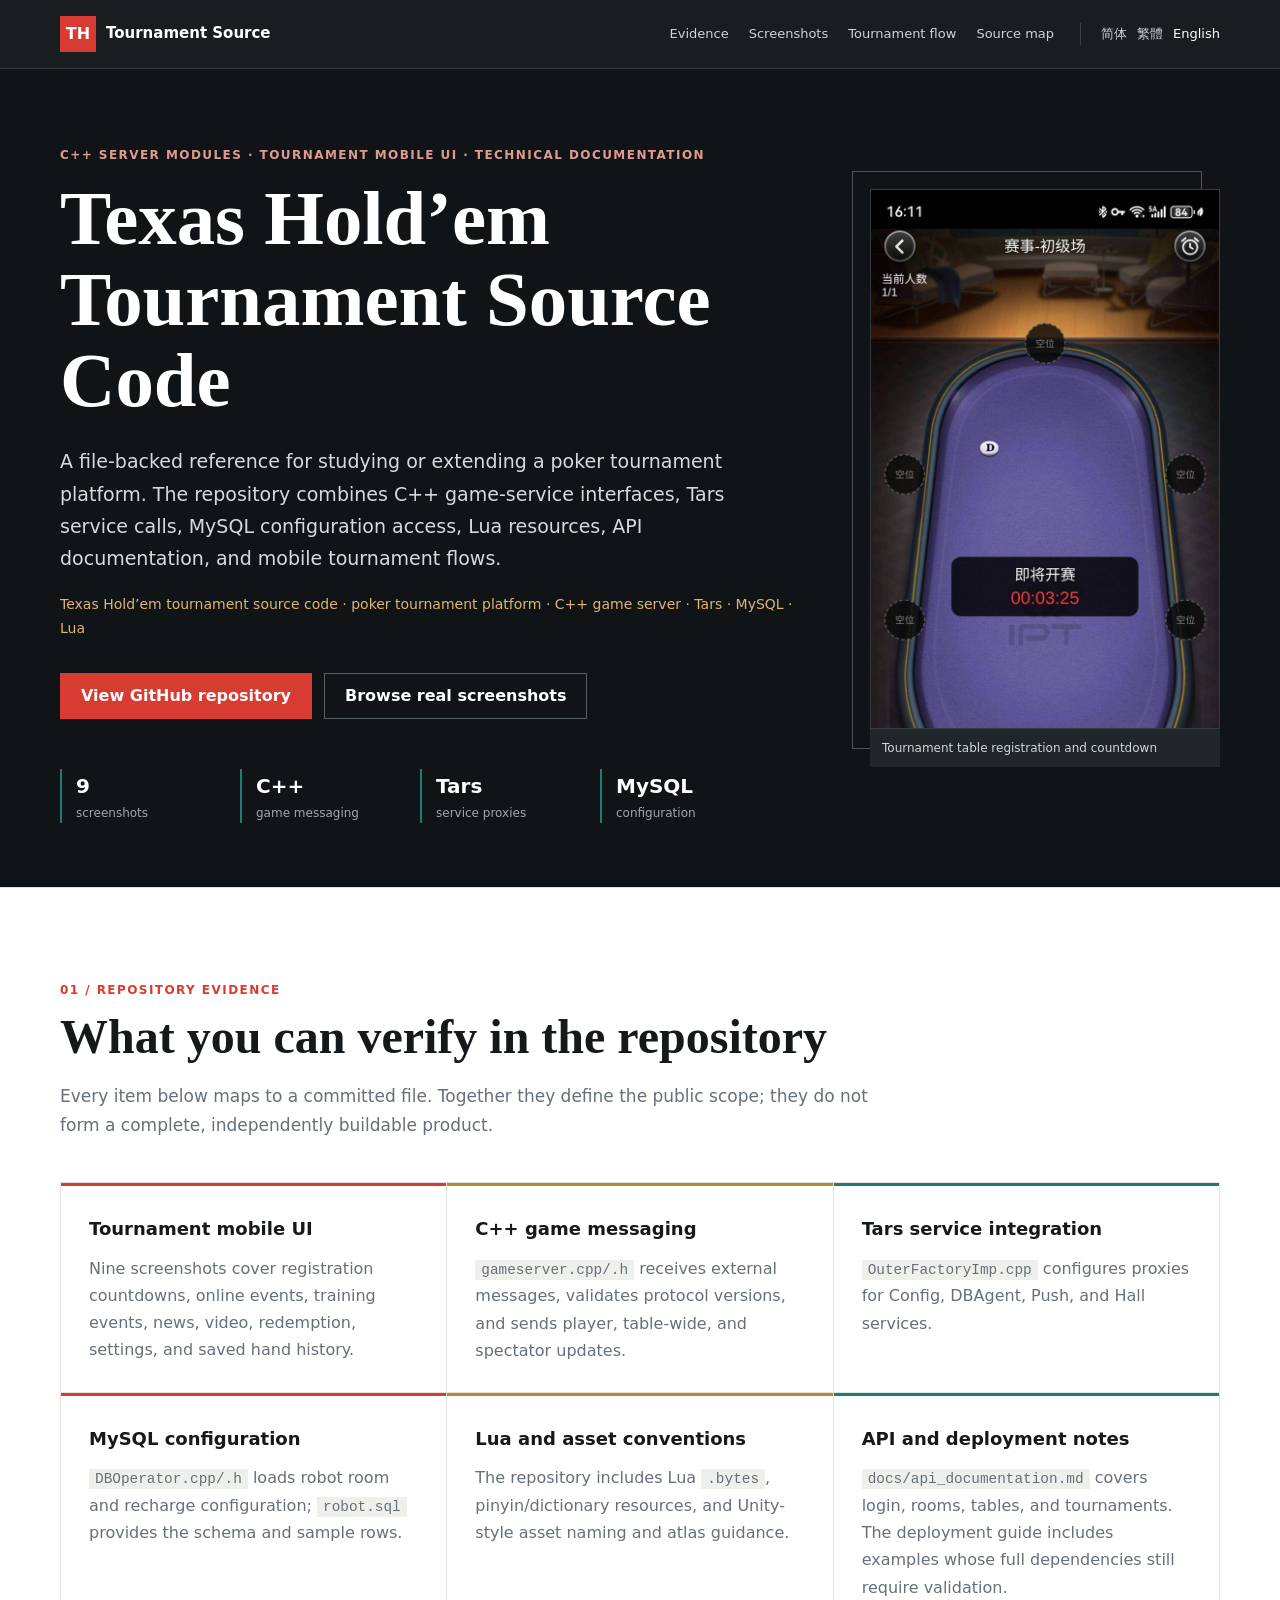
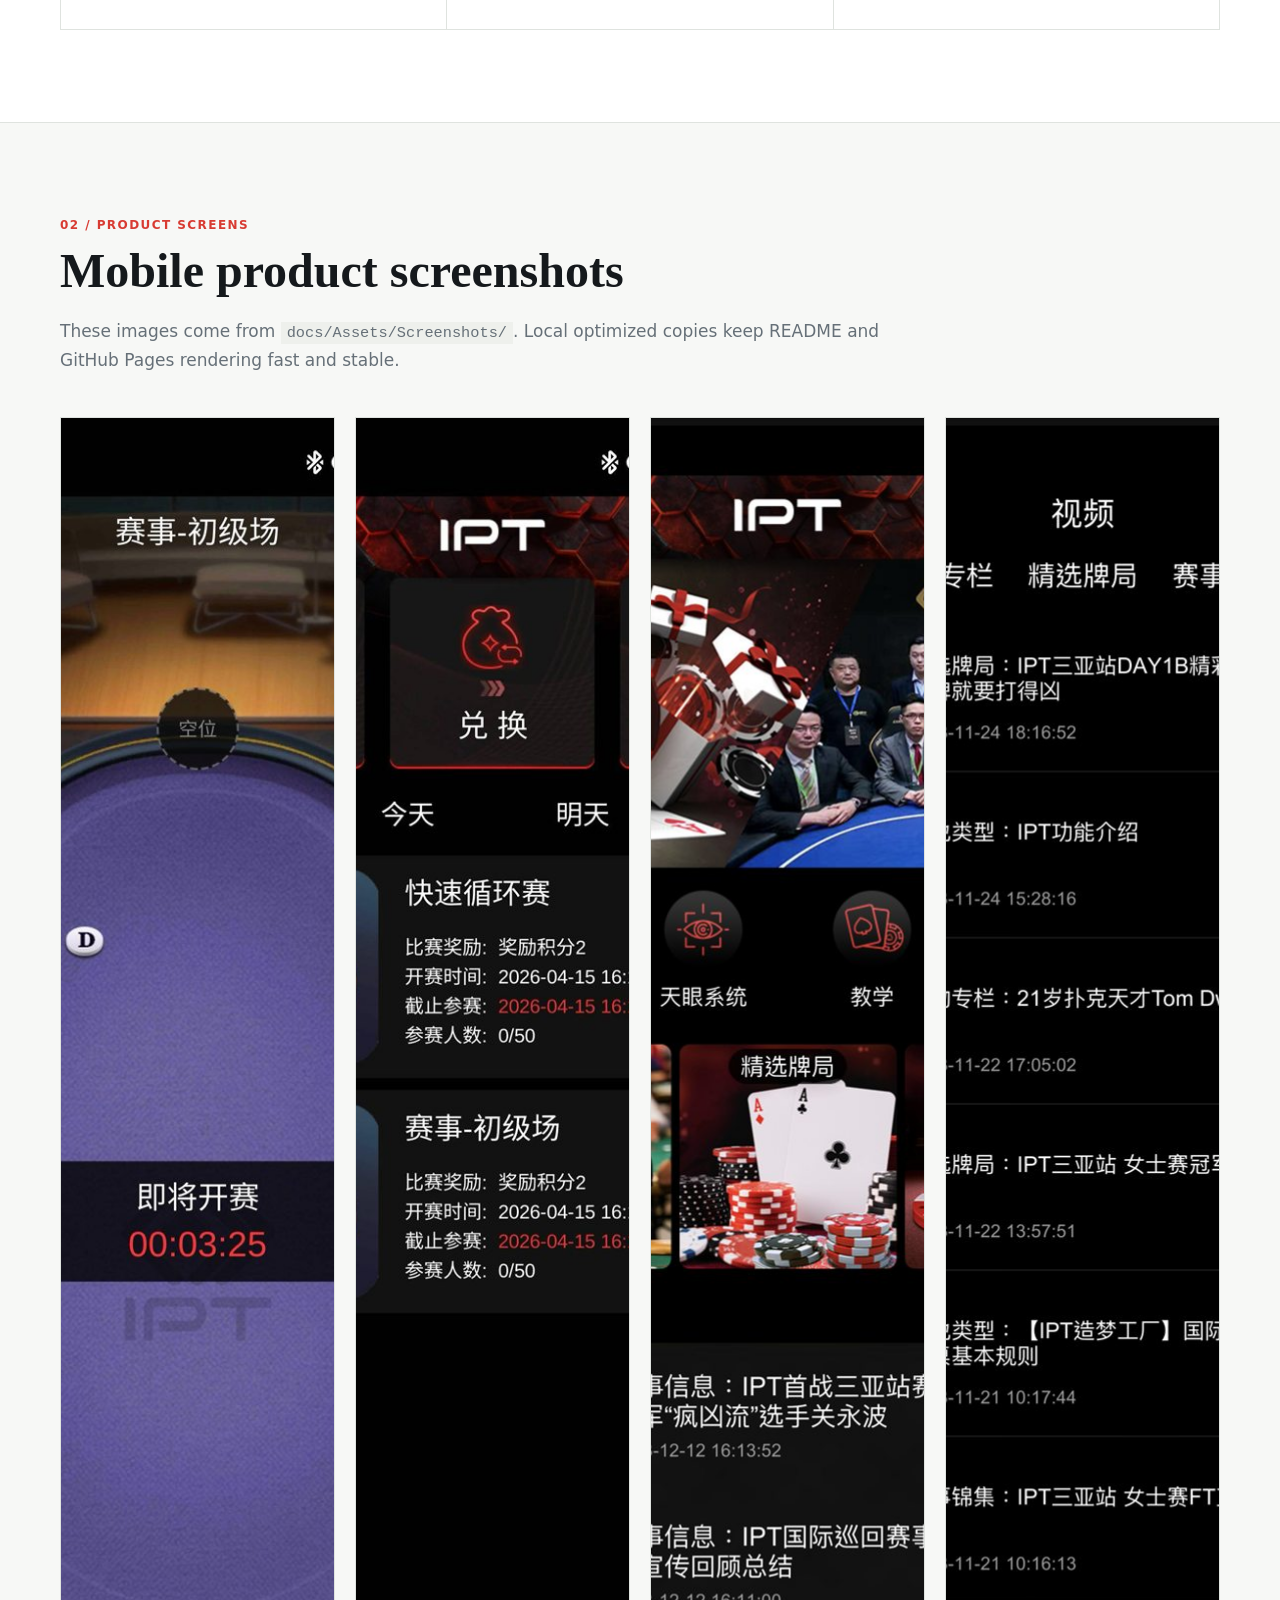
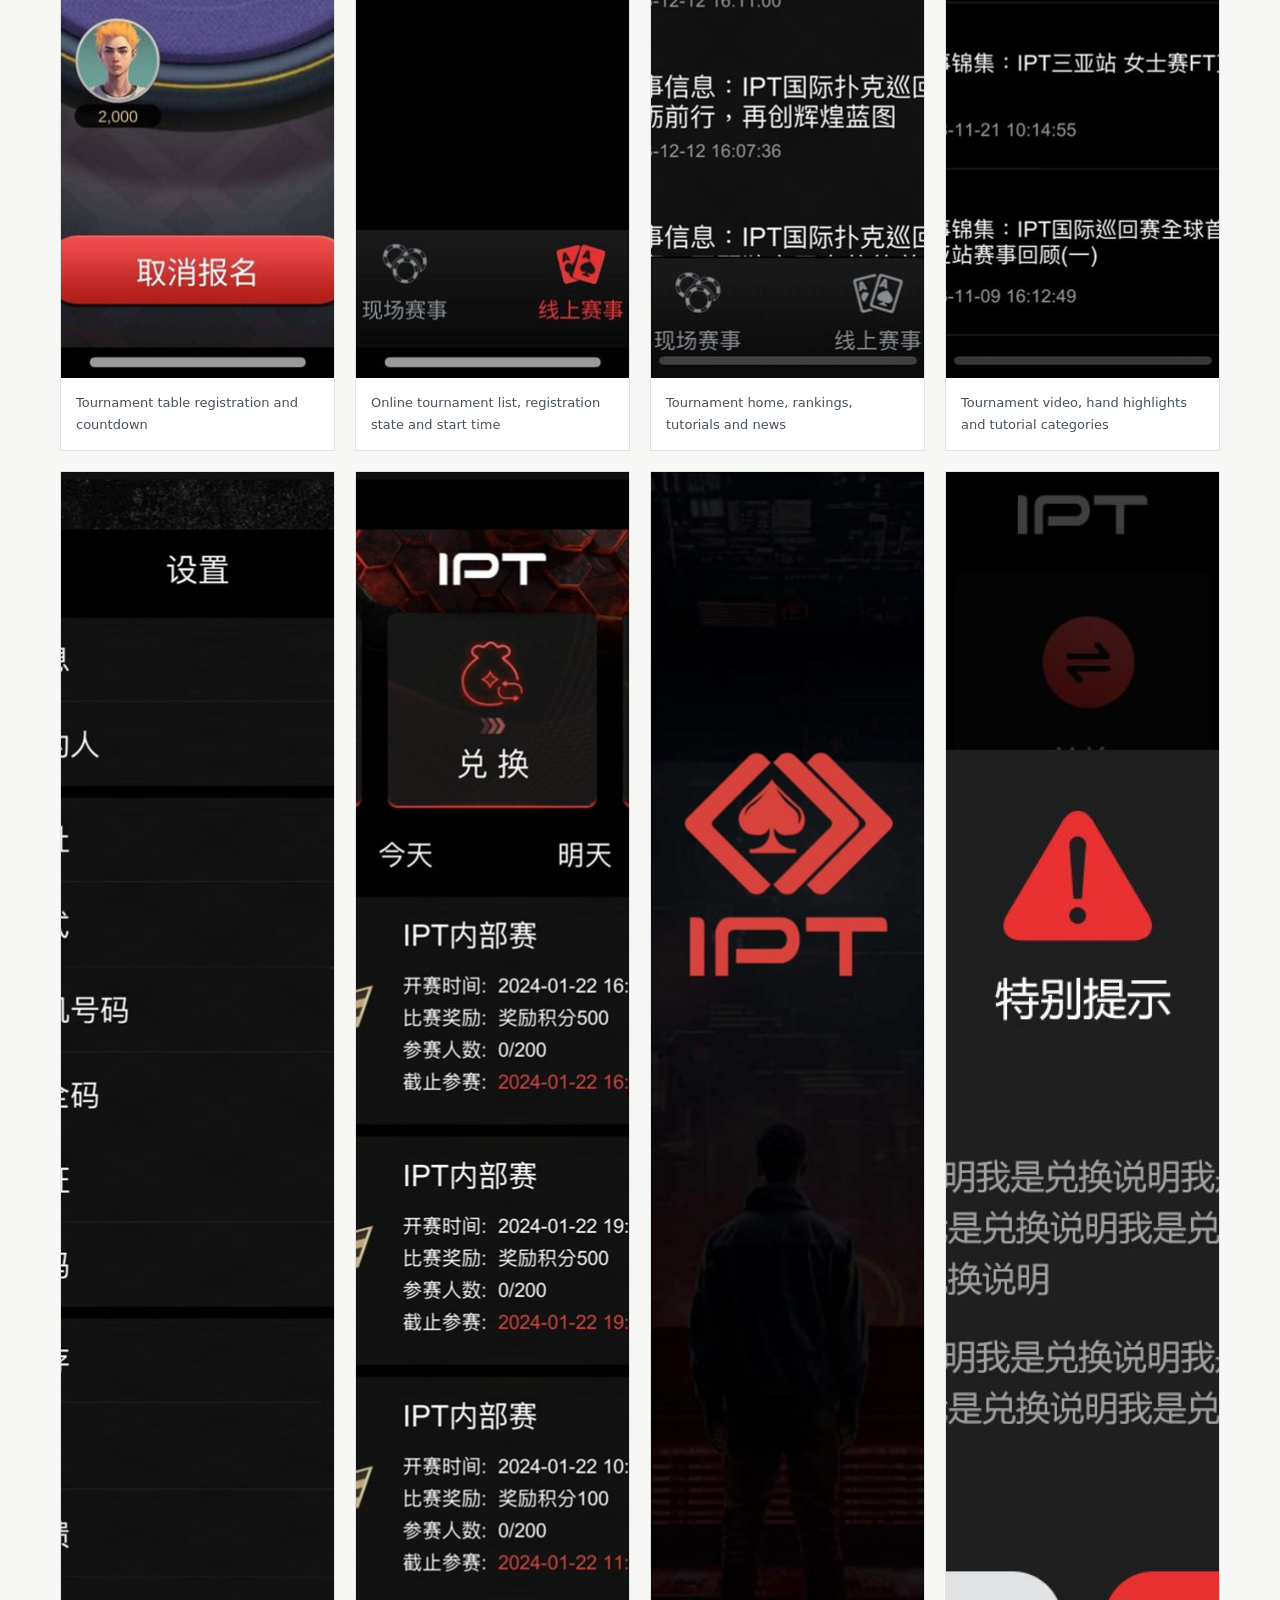
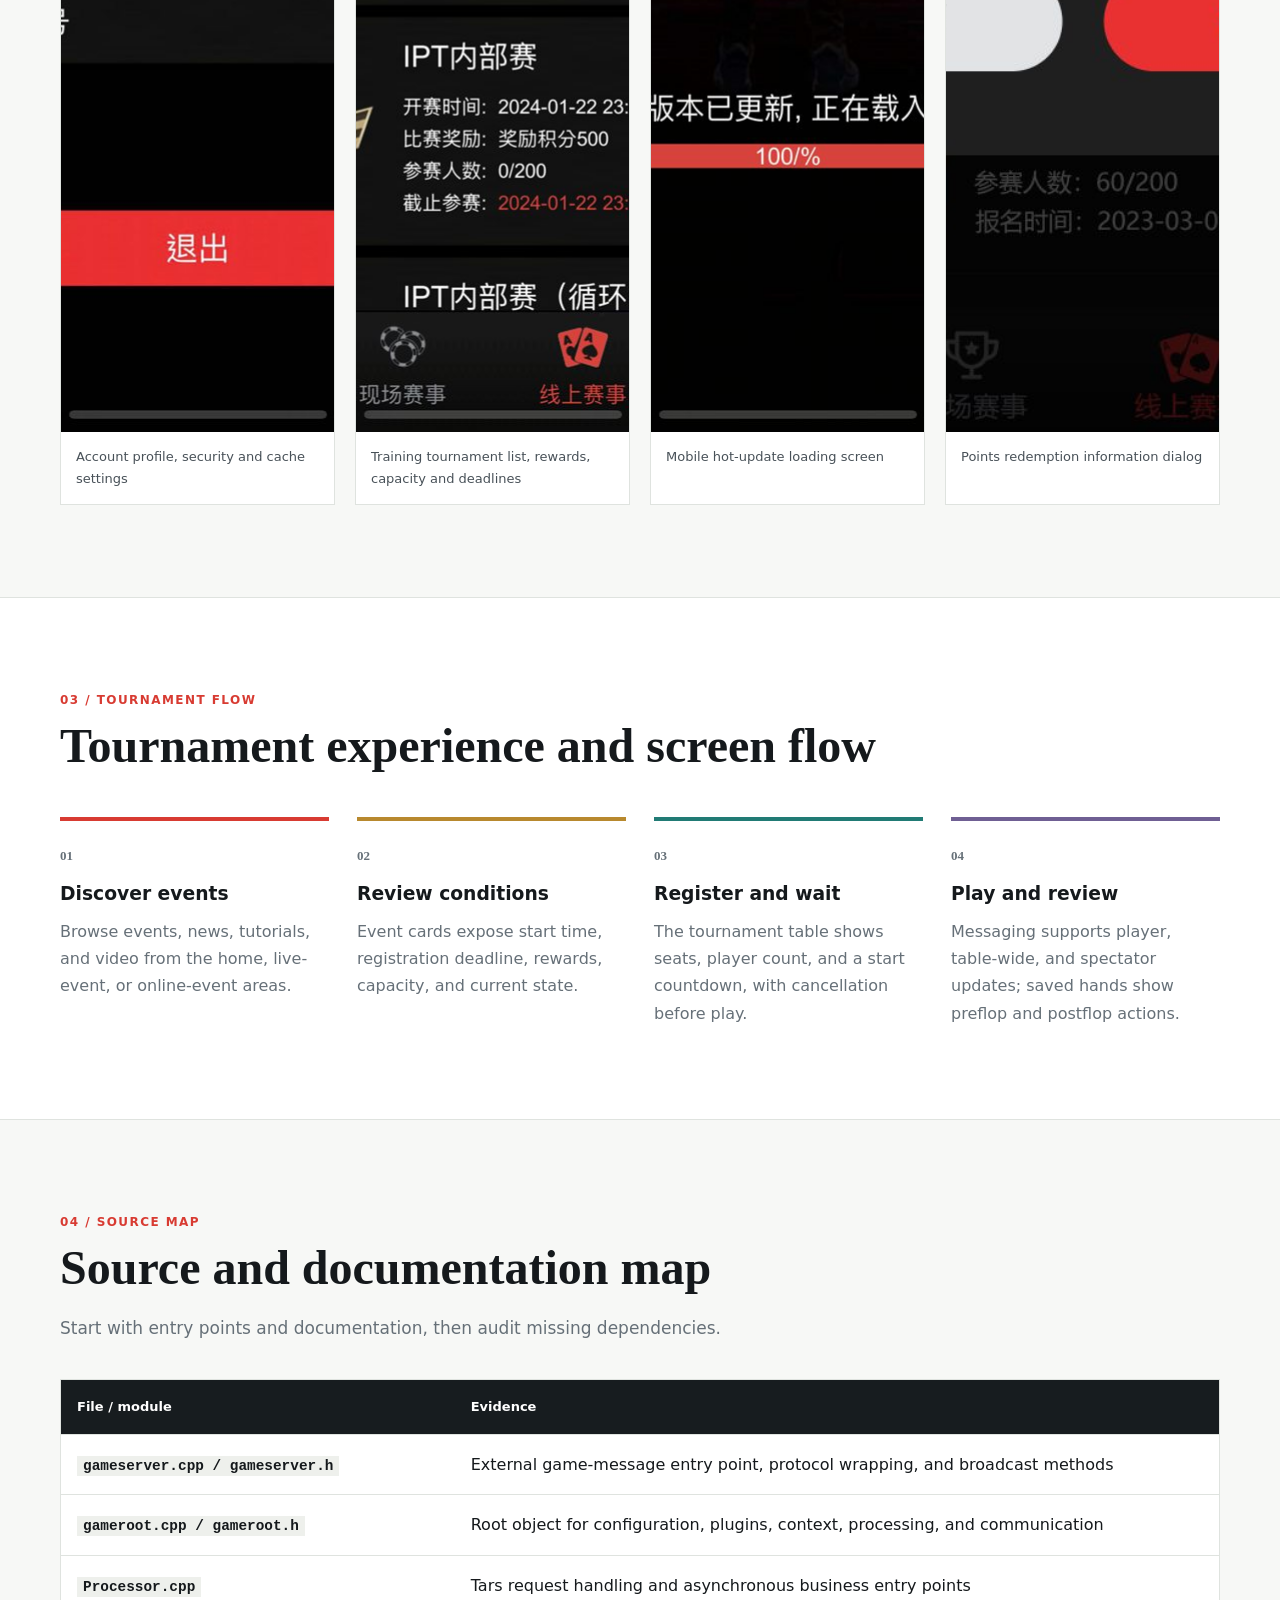
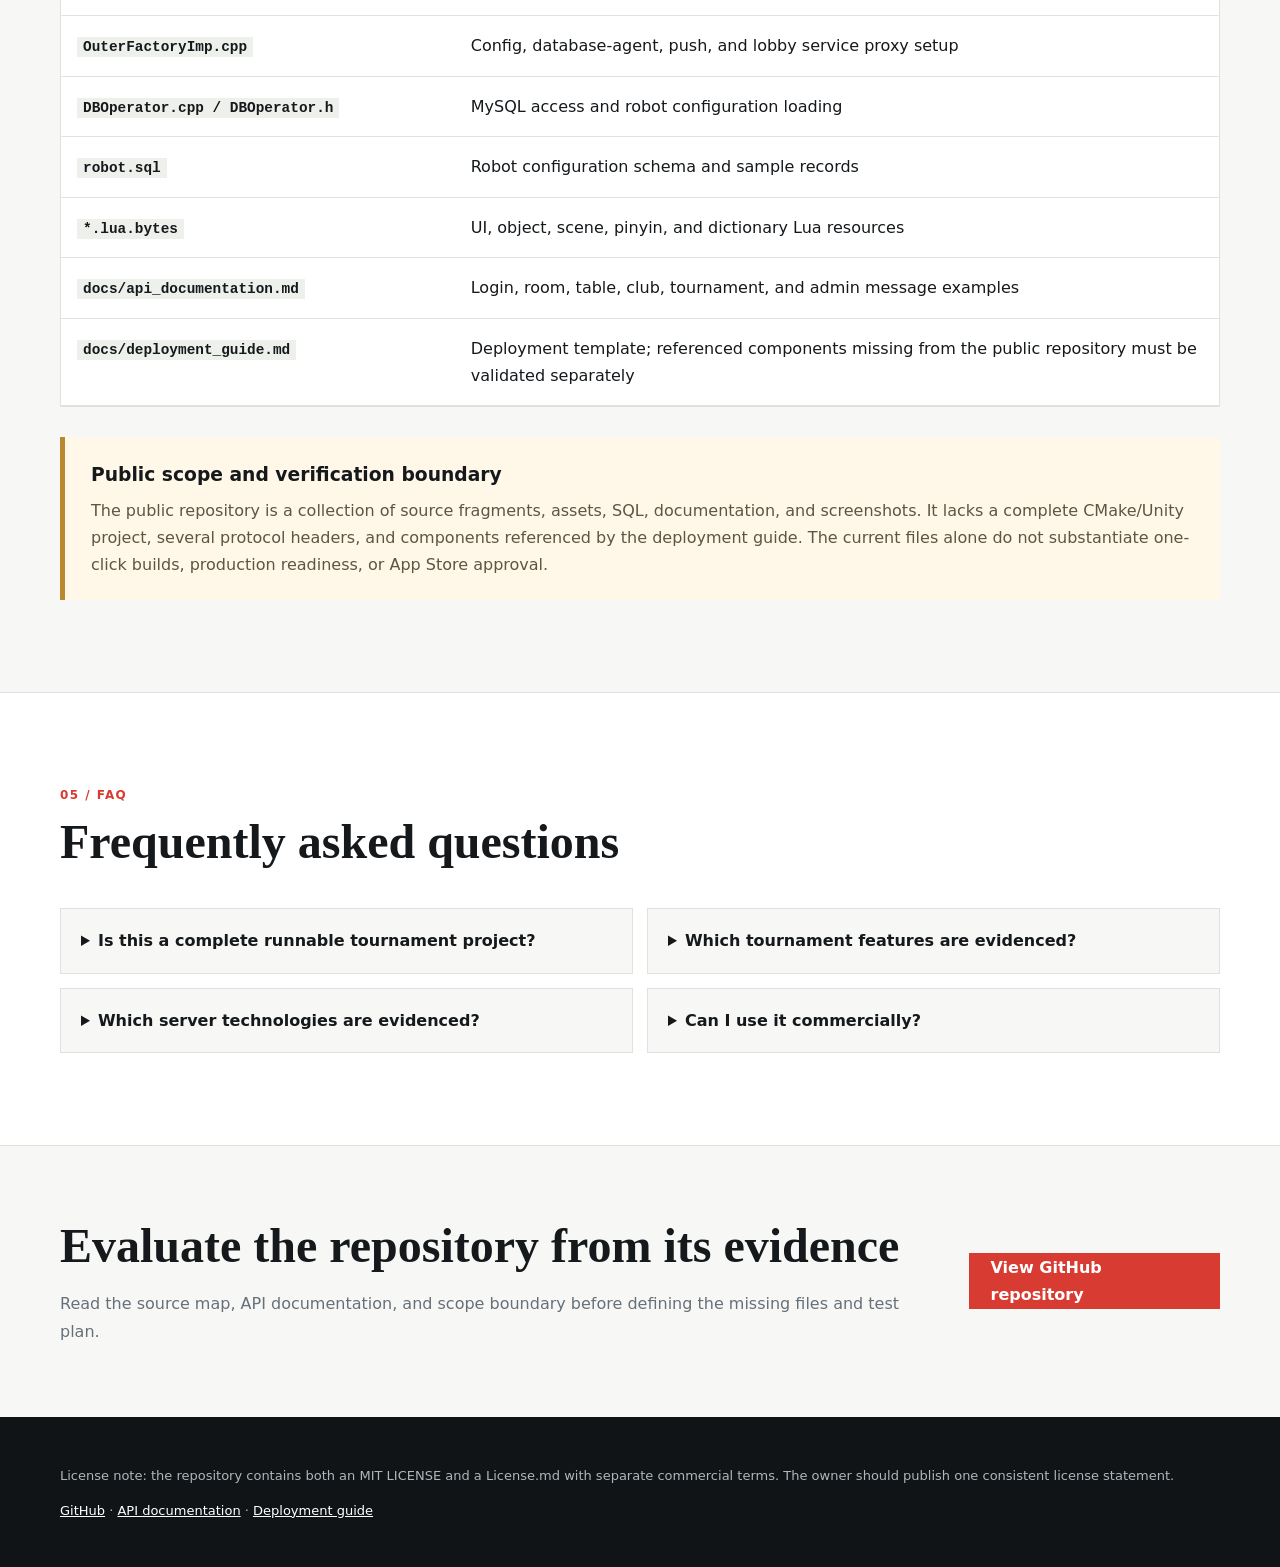
<file: docs/en/index.html>
<!doctype html>
<html lang="en"><head><meta charset="utf-8"><meta name="viewport" content="width=device-width,initial-scale=1"><title>Texas Hold’em Tournament Source Code, C++ Game Server and Mobile UI</title>
<meta name="description" content="Explore Texas Hold’em tournament source code with C++ game messaging, Tars/MySQL modules, Lua resources, API docs, deployment notes and mobile screenshots."><meta name="robots" content="index,follow,max-image-preview:large"><meta name="theme-color" content="#101417">
<link rel="canonical" href="https://alibabama401.github.io/Texas-Hold-em-Tournament-Source-Code/en/"><link rel="alternate" hreflang="zh-CN" href="https://alibabama401.github.io/Texas-Hold-em-Tournament-Source-Code/zh-cn/"><link rel="alternate" hreflang="zh-Hant" href="https://alibabama401.github.io/Texas-Hold-em-Tournament-Source-Code/zh-tw/"><link rel="alternate" hreflang="en" href="https://alibabama401.github.io/Texas-Hold-em-Tournament-Source-Code/en/"><link rel="alternate" hreflang="x-default" href="https://alibabama401.github.io/Texas-Hold-em-Tournament-Source-Code/">
<meta property="og:type" content="website"><meta property="og:title" content="Texas Hold’em Tournament Source Code, C++ Game Server and Mobile UI"><meta property="og:description" content="Explore Texas Hold’em tournament source code with C++ game messaging, Tars/MySQL modules, Lua resources, API docs, deployment notes and mobile screenshots."><meta property="og:url" content="https://alibabama401.github.io/Texas-Hold-em-Tournament-Source-Code/en/"><meta property="og:image" content="https://alibabama401.github.io/Texas-Hold-em-Tournament-Source-Code/site-assets/screenshots/tournament-home-and-news.jpg"><meta name="twitter:card" content="summary_large_image">
<link rel="stylesheet" href="../site-assets/site.css"><script type="application/ld+json">{"@context":"https://schema.org","@type":"TechArticle","headline":"Texas Hold’em Tournament Source Code, C++ Game Server and Mobile UI","description":"Explore Texas Hold’em tournament source code with C++ game messaging, Tars/MySQL modules, Lua resources, API docs, deployment notes and mobile screenshots.","url":"https://alibabama401.github.io/Texas-Hold-em-Tournament-Source-Code/en/","image":"https://alibabama401.github.io/Texas-Hold-em-Tournament-Source-Code/site-assets/screenshots/tournament-home-and-news.jpg","inLanguage":"en","about":{"@type":"SoftwareSourceCode","name":"Texas Hold’em Tournament Source Code","codeRepository":"https://github.com/alibabama401/Texas-Hold-em-Tournament-Source-Code","programmingLanguage":["C++","Lua","SQL"]}}</script></head>
<body><header class="site-header"><div class="shell nav"><a class="brand" href="../"><span>TH</span><strong>Tournament Source</strong></a><nav><a href="#evidence">Evidence</a><a href="#screenshots">Screenshots</a><a href="#flow">Tournament flow</a><a href="#source">Source map</a></nav><div class="language"><a href="../zh-cn/" hreflang="zh-CN">简体</a><a href="../zh-tw/" hreflang="zh-Hant">繁體</a><a href="../en/" hreflang="en" aria-current="page">English</a></div></div></header>
<main><section class="hero"><div class="shell hero-grid"><div class="hero-copy"><p class="eyebrow">C++ server modules · tournament mobile UI · technical documentation</p><h1>Texas Hold’em Tournament Source Code</h1><p class="intro">A file-backed reference for studying or extending a poker tournament platform. The repository combines C++ game-service interfaces, Tars service calls, MySQL configuration access, Lua resources, API documentation, and mobile tournament flows.</p><p class="keyword-line">Texas Hold’em tournament source code · poker tournament platform · C++ game server · Tars · MySQL · Lua</p><div class="actions"><a class="button primary" href="https://github.com/alibabama401/Texas-Hold-em-Tournament-Source-Code">View GitHub repository</a><a class="button ghost" href="#screenshots">Browse real screenshots</a></div><dl class="facts"><div><dt>9</dt><dd>screenshots</dd></div><div><dt>C++</dt><dd>game messaging</dd></div><div><dt>Tars</dt><dd>service proxies</dd></div><div><dt>MySQL</dt><dd>configuration</dd></div></dl></div><figure class="hero-shot"><img src="../site-assets/screenshots/tournament-table-countdown.jpg" alt="Tournament table registration and countdown" width="720" height="1560" fetchpriority="high"><figcaption>Tournament table registration and countdown</figcaption></figure></div></section>
<section class="band" id="evidence"><div class="shell"><p class="section-kicker">01 / Repository evidence</p><h2>What you can verify in the repository</h2><p class="section-lead">Every item below maps to a committed file. Together they define the public scope; they do not form a complete, independently buildable product.</p><div class="feature-grid"><article class="feature"><h3>Tournament mobile UI</h3><p>Nine screenshots cover registration countdowns, online events, training events, news, video, redemption, settings, and saved hand history.</p></article><article class="feature"><h3>C++ game messaging</h3><p><code>gameserver.cpp/.h</code> receives external messages, validates protocol versions, and sends player, table-wide, and spectator updates.</p></article><article class="feature"><h3>Tars service integration</h3><p><code>OuterFactoryImp.cpp</code> configures proxies for Config, DBAgent, Push, and Hall services.</p></article><article class="feature"><h3>MySQL configuration</h3><p><code>DBOperator.cpp/.h</code> loads robot room and recharge configuration; <code>robot.sql</code> provides the schema and sample rows.</p></article><article class="feature"><h3>Lua and asset conventions</h3><p>The repository includes Lua <code>.bytes</code>, pinyin/dictionary resources, and Unity-style asset naming and atlas guidance.</p></article><article class="feature"><h3>API and deployment notes</h3><p><code>docs/api_documentation.md</code> covers login, rooms, tables, and tournaments. The deployment guide includes examples whose full dependencies still require validation.</p></article></div></div></section>
<section class="shell section" id="screenshots"><p class="section-kicker">02 / Product screens</p><h2>Mobile product screenshots</h2><p class="section-lead">These images come from <code>docs/Assets/Screenshots/</code>. Local optimized copies keep README and GitHub Pages rendering fast and stable.</p><div class="gallery"><figure><a href="../site-assets/screenshots/tournament-table-countdown.jpg"><img src="../site-assets/screenshots/tournament-table-countdown.jpg" alt="Tournament table registration and countdown" loading="lazy" decoding="async" width="720" height="1560"></a><figcaption>Tournament table registration and countdown</figcaption></figure><figure><a href="../site-assets/screenshots/online-tournament-list.jpg"><img src="../site-assets/screenshots/online-tournament-list.jpg" alt="Online tournament list, registration state and start time" loading="lazy" decoding="async" width="720" height="1560"></a><figcaption>Online tournament list, registration state and start time</figcaption></figure><figure><a href="../site-assets/screenshots/tournament-home-and-news.jpg"><img src="../site-assets/screenshots/tournament-home-and-news.jpg" alt="Tournament home, rankings, tutorials and news" loading="lazy" decoding="async" width="720" height="1560"></a><figcaption>Tournament home, rankings, tutorials and news</figcaption></figure><figure><a href="../site-assets/screenshots/poker-video-library.jpg"><img src="../site-assets/screenshots/poker-video-library.jpg" alt="Tournament video, hand highlights and tutorial categories" loading="lazy" decoding="async" width="720" height="1560"></a><figcaption>Tournament video, hand highlights and tutorial categories</figcaption></figure><figure><a href="../site-assets/screenshots/account-settings.jpg"><img src="../site-assets/screenshots/account-settings.jpg" alt="Account profile, security and cache settings" loading="lazy" decoding="async" width="720" height="1560"></a><figcaption>Account profile, security and cache settings</figcaption></figure><figure><a href="../site-assets/screenshots/training-tournament-list.jpg"><img src="../site-assets/screenshots/training-tournament-list.jpg" alt="Training tournament list, rewards, capacity and deadlines" loading="lazy" decoding="async" width="720" height="1560"></a><figcaption>Training tournament list, rewards, capacity and deadlines</figcaption></figure><figure><a href="../site-assets/screenshots/mobile-update-screen.jpg"><img src="../site-assets/screenshots/mobile-update-screen.jpg" alt="Mobile hot-update loading screen" loading="lazy" decoding="async" width="720" height="1560"></a><figcaption>Mobile hot-update loading screen</figcaption></figure><figure><a href="../site-assets/screenshots/redemption-dialog.jpg"><img src="../site-assets/screenshots/redemption-dialog.jpg" alt="Points redemption information dialog" loading="lazy" decoding="async" width="720" height="1560"></a><figcaption>Points redemption information dialog</figcaption></figure></div></section>
<section class="band" id="flow"><div class="shell"><p class="section-kicker">03 / Tournament flow</p><h2>Tournament experience and screen flow</h2><div class="steps"><article class="step"><span>01</span><div><h3>Discover events</h3><p>Browse events, news, tutorials, and video from the home, live-event, or online-event areas.</p></div></article><article class="step"><span>02</span><div><h3>Review conditions</h3><p>Event cards expose start time, registration deadline, rewards, capacity, and current state.</p></div></article><article class="step"><span>03</span><div><h3>Register and wait</h3><p>The tournament table shows seats, player count, and a start countdown, with cancellation before play.</p></div></article><article class="step"><span>04</span><div><h3>Play and review</h3><p>Messaging supports player, table-wide, and spectator updates; saved hands show preflop and postflop actions.</p></div></article></div></div></section>
<section class="shell section" id="source"><p class="section-kicker">04 / Source map</p><h2>Source and documentation map</h2><p class="section-lead">Start with entry points and documentation, then audit missing dependencies.</p><div class="table-scroll"><table><thead><tr><th>File / module</th><th>Evidence</th></tr></thead><tbody><tr><td><code>gameserver.cpp / gameserver.h</code></td><td>External game-message entry point, protocol wrapping, and broadcast methods</td></tr><tr><td><code>gameroot.cpp / gameroot.h</code></td><td>Root object for configuration, plugins, context, processing, and communication</td></tr><tr><td><code>Processor.cpp</code></td><td>Tars request handling and asynchronous business entry points</td></tr><tr><td><code>OuterFactoryImp.cpp</code></td><td>Config, database-agent, push, and lobby service proxy setup</td></tr><tr><td><code>DBOperator.cpp / DBOperator.h</code></td><td>MySQL access and robot configuration loading</td></tr><tr><td><code>robot.sql</code></td><td>Robot configuration schema and sample records</td></tr><tr><td><code>*.lua.bytes</code></td><td>UI, object, scene, pinyin, and dictionary Lua resources</td></tr><tr><td><code>docs/api_documentation.md</code></td><td>Login, room, table, club, tournament, and admin message examples</td></tr><tr><td><code>docs/deployment_guide.md</code></td><td>Deployment template; referenced components missing from the public repository must be validated separately</td></tr></tbody></table></div><aside class="scope"><h3>Public scope and verification boundary</h3><p>The public repository is a collection of source fragments, assets, SQL, documentation, and screenshots. It lacks a complete CMake/Unity project, several protocol headers, and components referenced by the deployment guide. The current files alone do not substantiate one-click builds, production readiness, or App Store approval.</p></aside></section>
<section class="band" id="faq"><div class="shell"><p class="section-kicker">05 / FAQ</p><h2>Frequently asked questions</h2><div class="faq"><details><summary>Is this a complete runnable tournament project?</summary><p>No. The public files need additional headers, protocol definitions, build configuration, client project files, and runtime configuration.</p></details><details><summary>Which tournament features are evidenced?</summary><p>Screenshots evidence event lists, registration state, countdowns, training events, news/video, and saved hands. The API document adds tournament-list and registration message examples.</p></details><details><summary>Which server technologies are evidenced?</summary><p>The committed source directly supports C++, Tars-style proxies, MySQL access, and serialized messaging. Redis, Java, and Unity are mentioned in deployment notes and require the complete project to confirm.</p></details><details><summary>Can I use it commercially?</summary><p>Resolve the conflicting license statements first, then verify rights for product branding, event media, and any separately delivered complete source.</p></details></div></div></section>
<section class="shell closing"><div><h2>Evaluate the repository from its evidence</h2><p>Read the source map, API documentation, and scope boundary before defining the missing files and test plan.</p></div><a class="button primary" href="https://github.com/alibabama401/Texas-Hold-em-Tournament-Source-Code">View GitHub repository</a></section></main>
<footer><div class="shell"><p>License note: the repository contains both an MIT LICENSE and a License.md with separate commercial terms. The owner should publish one consistent license statement.</p><p><a href="https://github.com/alibabama401/Texas-Hold-em-Tournament-Source-Code">GitHub</a> · <a href="https://github.com/alibabama401/Texas-Hold-em-Tournament-Source-Code/blob/main/docs/api_documentation.md">API documentation</a> · <a href="https://github.com/alibabama401/Texas-Hold-em-Tournament-Source-Code/blob/main/docs/deployment_guide.md">Deployment guide</a></p></div></footer></body></html>
</file>
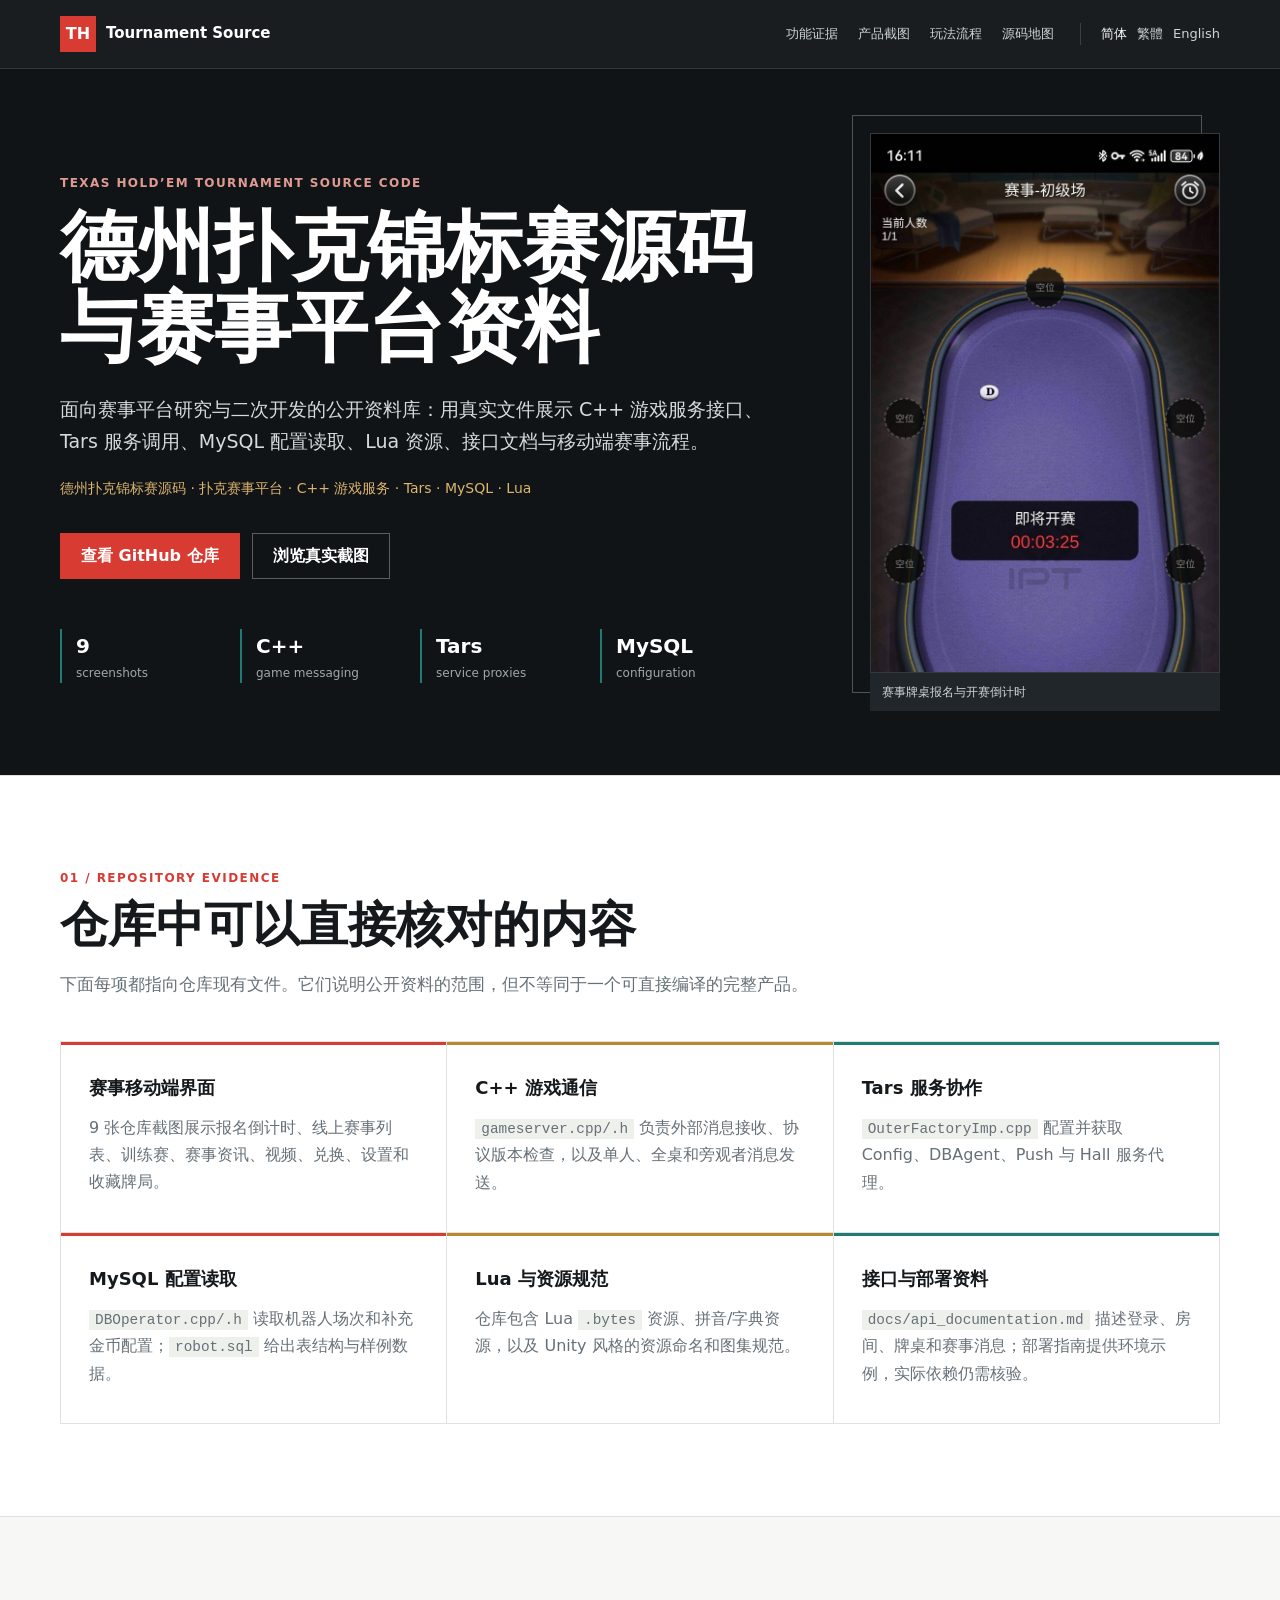
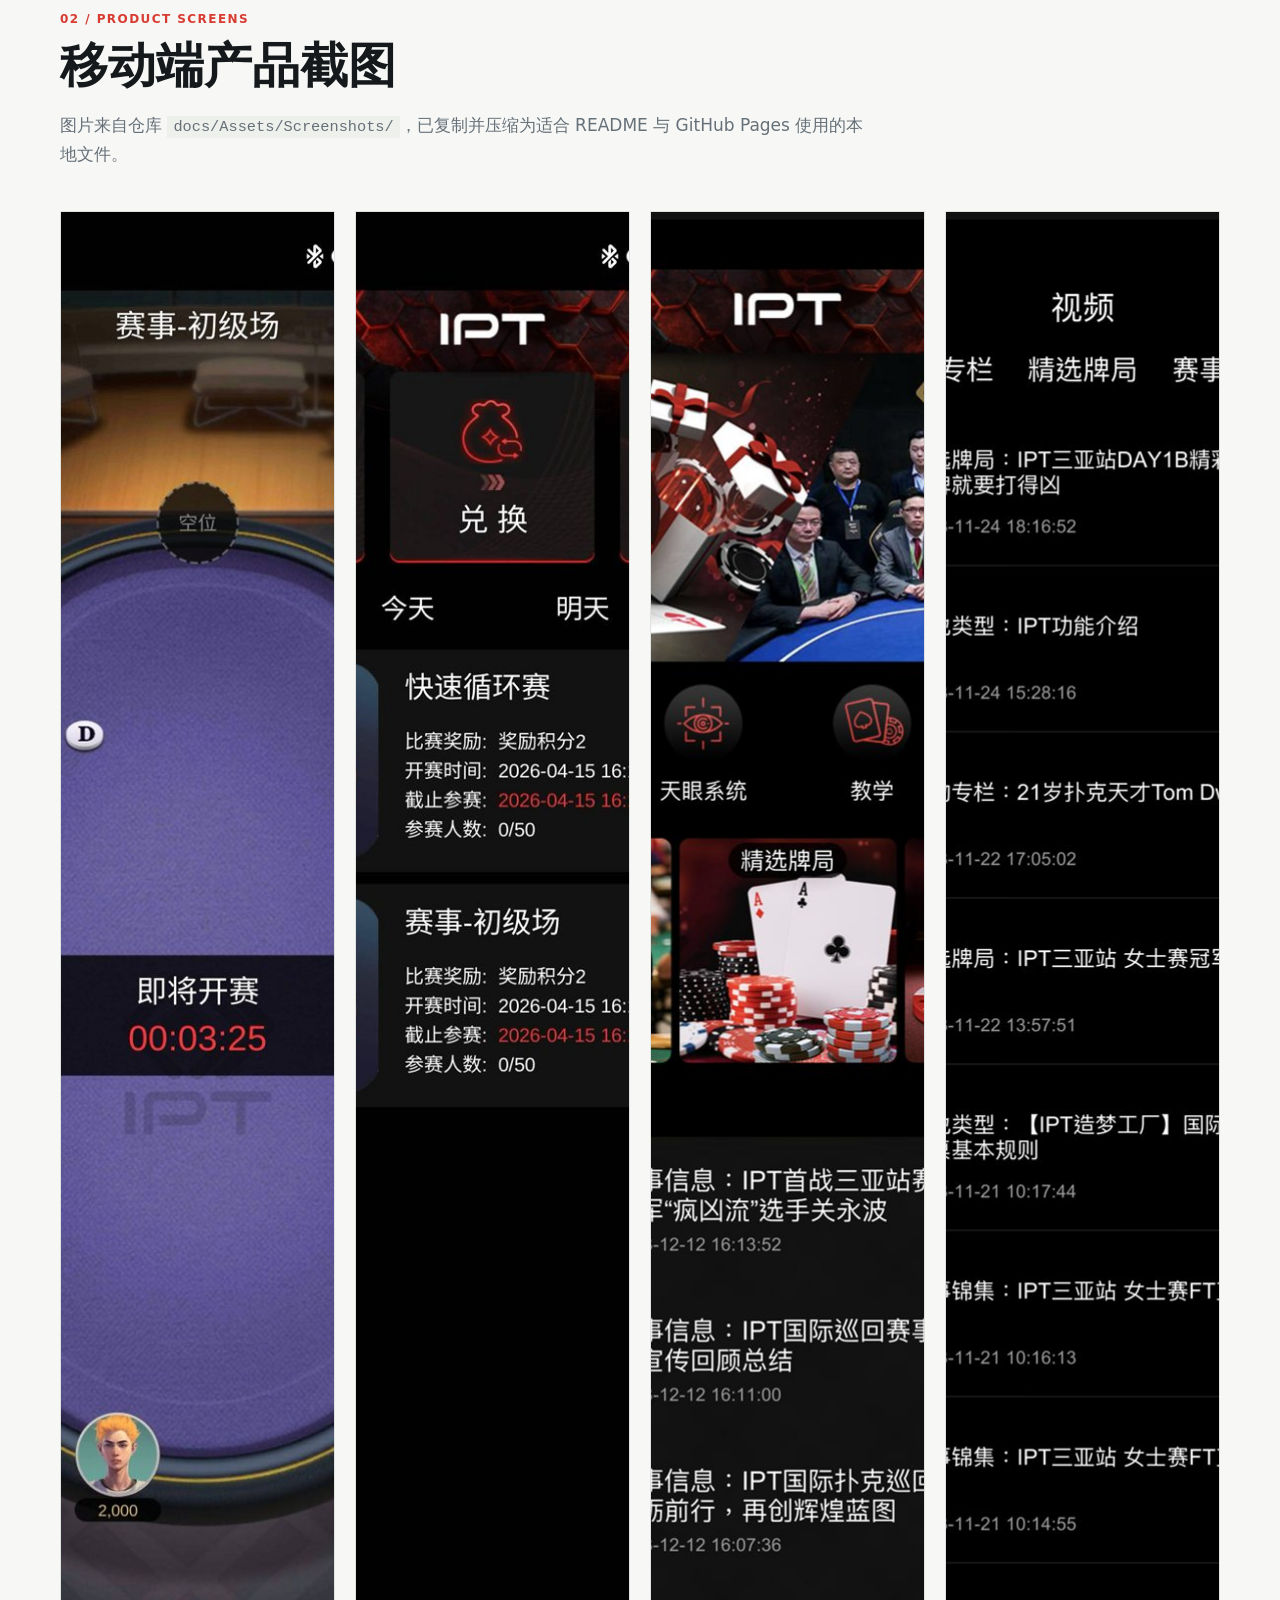
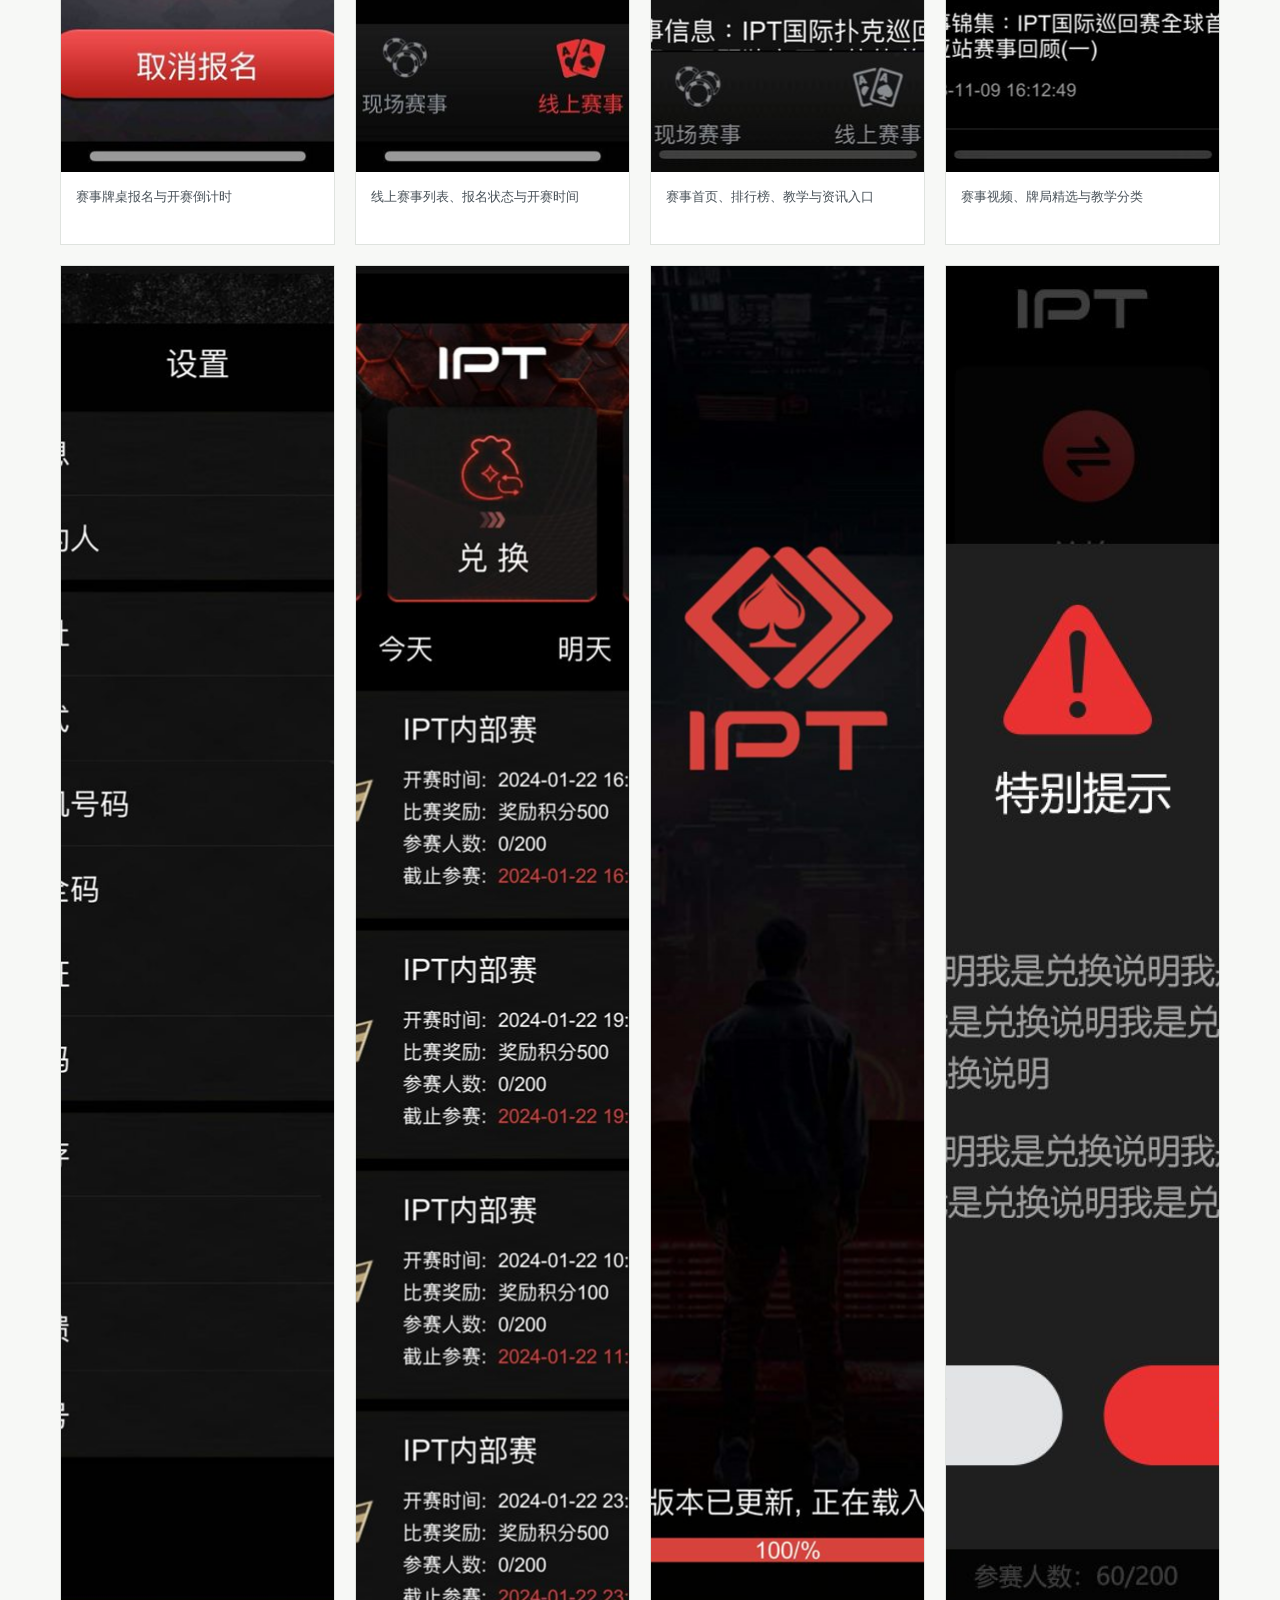
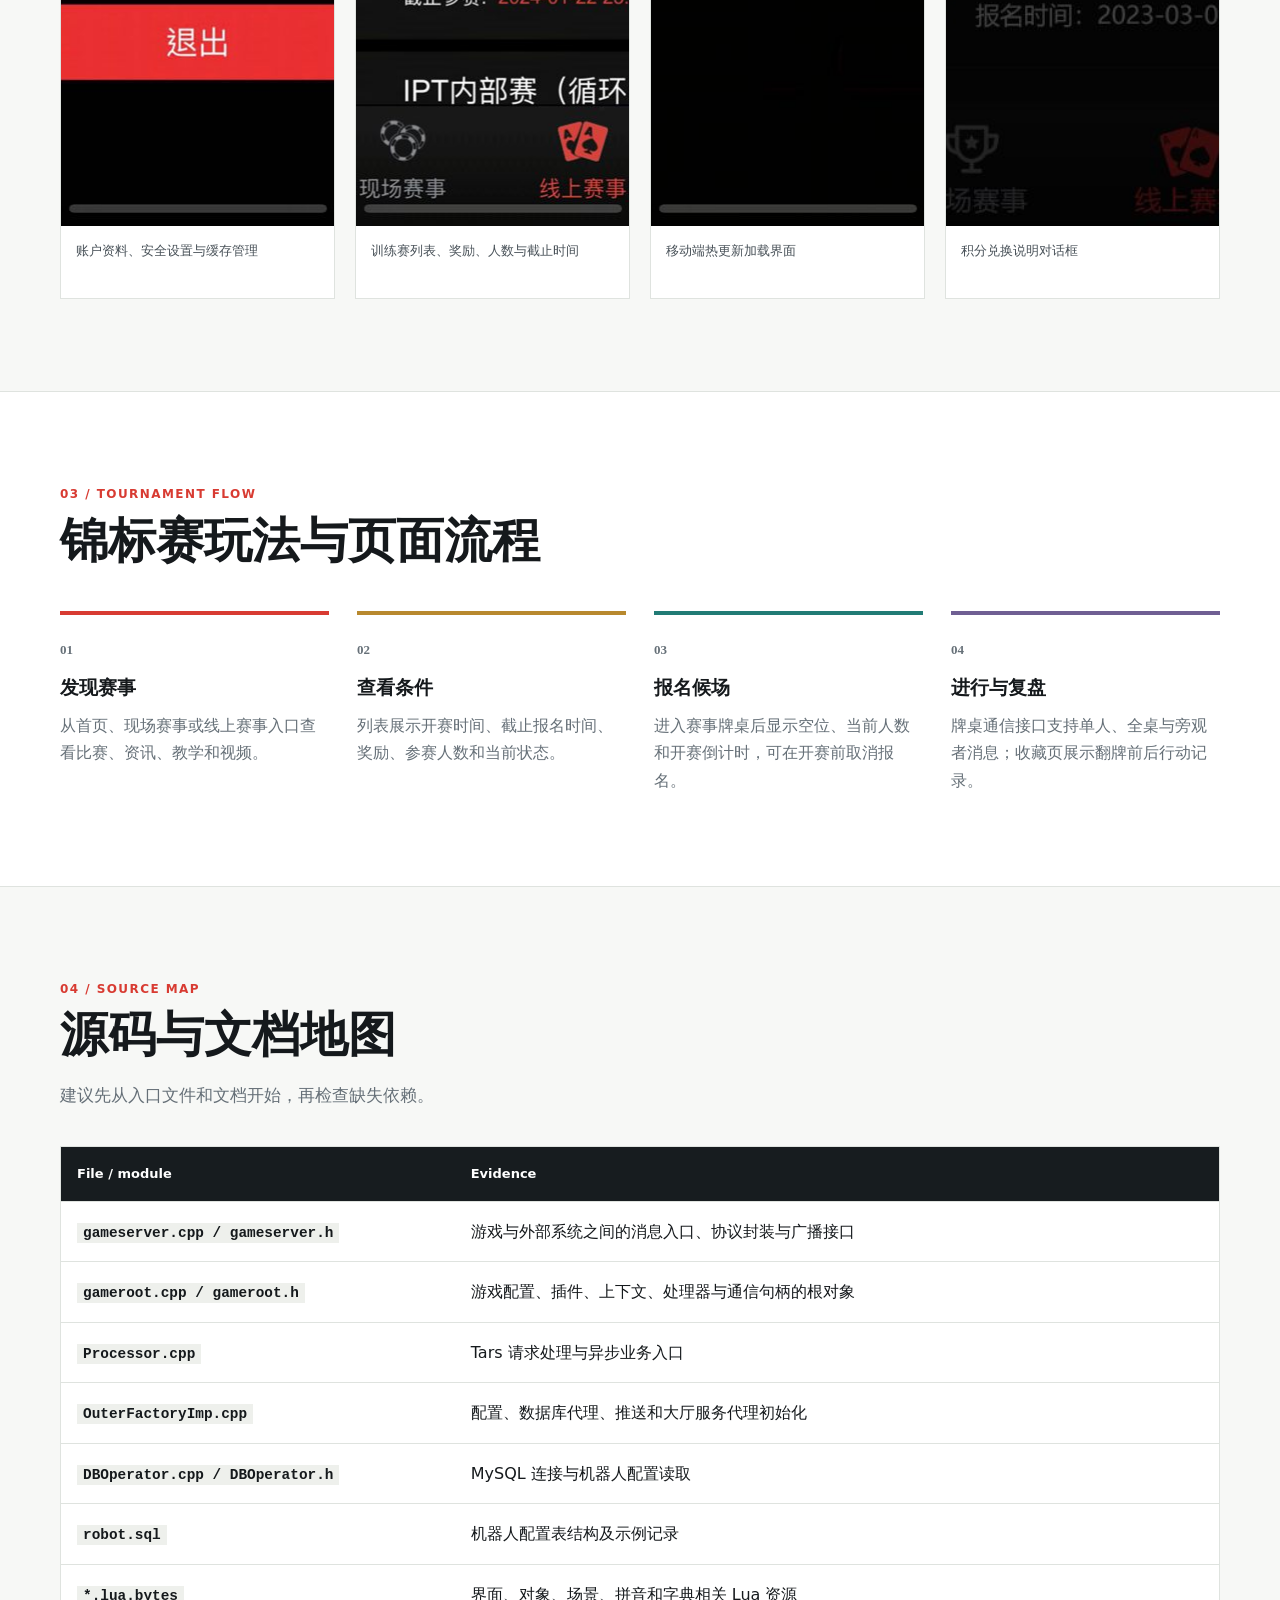
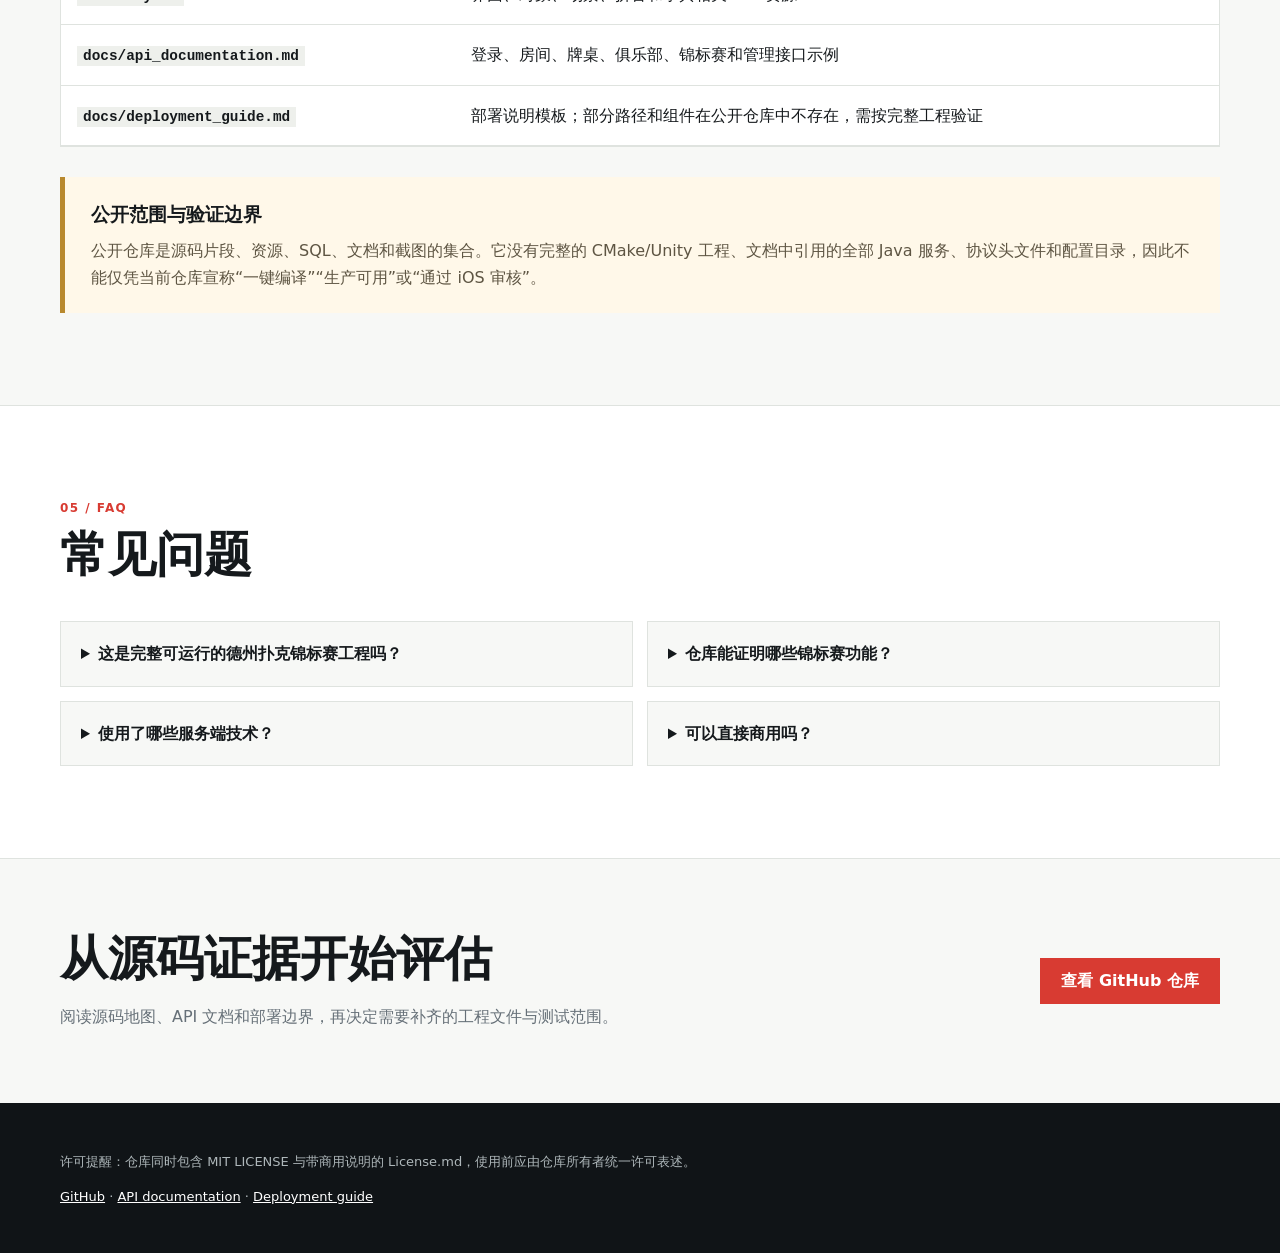
<file: docs/zh-cn/index.html>
<!doctype html>
<html lang="zh-CN"><head><meta charset="utf-8"><meta name="viewport" content="width=device-width,initial-scale=1"><title>德州扑克锦标赛源码：C++ 游戏服务、Tars、MySQL 与赛事移动端界面</title>
<meta name="description" content="德州扑克锦标赛源码资料库，包含 C++ 游戏通信接口、Tars 服务代理、MySQL 机器人配置、Lua 资源、API 与部署文档，以及真实移动端赛事截图。"><meta name="robots" content="index,follow,max-image-preview:large"><meta name="theme-color" content="#101417">
<link rel="canonical" href="https://alibabama401.github.io/Texas-Hold-em-Tournament-Source-Code/zh-cn/"><link rel="alternate" hreflang="zh-CN" href="https://alibabama401.github.io/Texas-Hold-em-Tournament-Source-Code/zh-cn/"><link rel="alternate" hreflang="zh-Hant" href="https://alibabama401.github.io/Texas-Hold-em-Tournament-Source-Code/zh-tw/"><link rel="alternate" hreflang="en" href="https://alibabama401.github.io/Texas-Hold-em-Tournament-Source-Code/en/"><link rel="alternate" hreflang="x-default" href="https://alibabama401.github.io/Texas-Hold-em-Tournament-Source-Code/">
<meta property="og:type" content="website"><meta property="og:title" content="德州扑克锦标赛源码：C++ 游戏服务、Tars、MySQL 与赛事移动端界面"><meta property="og:description" content="德州扑克锦标赛源码资料库，包含 C++ 游戏通信接口、Tars 服务代理、MySQL 机器人配置、Lua 资源、API 与部署文档，以及真实移动端赛事截图。"><meta property="og:url" content="https://alibabama401.github.io/Texas-Hold-em-Tournament-Source-Code/zh-cn/"><meta property="og:image" content="https://alibabama401.github.io/Texas-Hold-em-Tournament-Source-Code/site-assets/screenshots/tournament-home-and-news.jpg"><meta name="twitter:card" content="summary_large_image">
<link rel="stylesheet" href="../site-assets/site.css"><script type="application/ld+json">{"@context":"https://schema.org","@type":"TechArticle","headline":"德州扑克锦标赛源码：C++ 游戏服务、Tars、MySQL 与赛事移动端界面","description":"德州扑克锦标赛源码资料库，包含 C++ 游戏通信接口、Tars 服务代理、MySQL 机器人配置、Lua 资源、API 与部署文档，以及真实移动端赛事截图。","url":"https://alibabama401.github.io/Texas-Hold-em-Tournament-Source-Code/zh-cn/","image":"https://alibabama401.github.io/Texas-Hold-em-Tournament-Source-Code/site-assets/screenshots/tournament-home-and-news.jpg","inLanguage":"zh-CN","about":{"@type":"SoftwareSourceCode","name":"Texas Hold’em Tournament Source Code","codeRepository":"https://github.com/alibabama401/Texas-Hold-em-Tournament-Source-Code","programmingLanguage":["C++","Lua","SQL"]}}</script></head>
<body><header class="site-header"><div class="shell nav"><a class="brand" href="../"><span>TH</span><strong>Tournament Source</strong></a><nav><a href="#evidence">功能证据</a><a href="#screenshots">产品截图</a><a href="#flow">玩法流程</a><a href="#source">源码地图</a></nav><div class="language"><a href="./" hreflang="zh-CN" aria-current="page">简体</a><a href="../zh-tw/" hreflang="zh-Hant">繁體</a><a href="../en/" hreflang="en">English</a></div></div></header>
<main><section class="hero"><div class="shell hero-grid"><div class="hero-copy"><p class="eyebrow">Texas Hold’em Tournament Source Code</p><h1>德州扑克锦标赛源码与赛事平台资料</h1><p class="intro">面向赛事平台研究与二次开发的公开资料库：用真实文件展示 C++ 游戏服务接口、Tars 服务调用、MySQL 配置读取、Lua 资源、接口文档与移动端赛事流程。</p><p class="keyword-line">德州扑克锦标赛源码 · 扑克赛事平台 · C++ 游戏服务 · Tars · MySQL · Lua</p><div class="actions"><a class="button primary" href="https://github.com/alibabama401/Texas-Hold-em-Tournament-Source-Code">查看 GitHub 仓库</a><a class="button ghost" href="#screenshots">浏览真实截图</a></div><dl class="facts"><div><dt>9</dt><dd>screenshots</dd></div><div><dt>C++</dt><dd>game messaging</dd></div><div><dt>Tars</dt><dd>service proxies</dd></div><div><dt>MySQL</dt><dd>configuration</dd></div></dl></div><figure class="hero-shot"><img src="../site-assets/screenshots/tournament-table-countdown.jpg" alt="赛事牌桌报名与开赛倒计时" width="720" height="1560" fetchpriority="high"><figcaption>赛事牌桌报名与开赛倒计时</figcaption></figure></div></section>
<section class="band" id="evidence"><div class="shell"><p class="section-kicker">01 / Repository evidence</p><h2>仓库中可以直接核对的内容</h2><p class="section-lead">下面每项都指向仓库现有文件。它们说明公开资料的范围，但不等同于一个可直接编译的完整产品。</p><div class="feature-grid"><article class="feature"><h3>赛事移动端界面</h3><p>9 张仓库截图展示报名倒计时、线上赛事列表、训练赛、赛事资讯、视频、兑换、设置和收藏牌局。</p></article><article class="feature"><h3>C++ 游戏通信</h3><p><code>gameserver.cpp/.h</code> 负责外部消息接收、协议版本检查，以及单人、全桌和旁观者消息发送。</p></article><article class="feature"><h3>Tars 服务协作</h3><p><code>OuterFactoryImp.cpp</code> 配置并获取 Config、DBAgent、Push 与 Hall 服务代理。</p></article><article class="feature"><h3>MySQL 配置读取</h3><p><code>DBOperator.cpp/.h</code> 读取机器人场次和补充金币配置；<code>robot.sql</code> 给出表结构与样例数据。</p></article><article class="feature"><h3>Lua 与资源规范</h3><p>仓库包含 Lua <code>.bytes</code> 资源、拼音/字典资源，以及 Unity 风格的资源命名和图集规范。</p></article><article class="feature"><h3>接口与部署资料</h3><p><code>docs/api_documentation.md</code> 描述登录、房间、牌桌和赛事消息；部署指南提供环境示例，实际依赖仍需核验。</p></article></div></div></section>
<section class="shell section" id="screenshots"><p class="section-kicker">02 / Product screens</p><h2>移动端产品截图</h2><p class="section-lead">图片来自仓库 <code>docs/Assets/Screenshots/</code>，已复制并压缩为适合 README 与 GitHub Pages 使用的本地文件。</p><div class="gallery"><figure><a href="../site-assets/screenshots/tournament-table-countdown.jpg"><img src="../site-assets/screenshots/tournament-table-countdown.jpg" alt="赛事牌桌报名与开赛倒计时" loading="lazy" decoding="async" width="720" height="1560"></a><figcaption>赛事牌桌报名与开赛倒计时</figcaption></figure><figure><a href="../site-assets/screenshots/online-tournament-list.jpg"><img src="../site-assets/screenshots/online-tournament-list.jpg" alt="线上赛事列表、报名状态与开赛时间" loading="lazy" decoding="async" width="720" height="1560"></a><figcaption>线上赛事列表、报名状态与开赛时间</figcaption></figure><figure><a href="../site-assets/screenshots/tournament-home-and-news.jpg"><img src="../site-assets/screenshots/tournament-home-and-news.jpg" alt="赛事首页、排行榜、教学与资讯入口" loading="lazy" decoding="async" width="720" height="1560"></a><figcaption>赛事首页、排行榜、教学与资讯入口</figcaption></figure><figure><a href="../site-assets/screenshots/poker-video-library.jpg"><img src="../site-assets/screenshots/poker-video-library.jpg" alt="赛事视频、牌局精选与教学分类" loading="lazy" decoding="async" width="720" height="1560"></a><figcaption>赛事视频、牌局精选与教学分类</figcaption></figure><figure><a href="../site-assets/screenshots/account-settings.jpg"><img src="../site-assets/screenshots/account-settings.jpg" alt="账户资料、安全设置与缓存管理" loading="lazy" decoding="async" width="720" height="1560"></a><figcaption>账户资料、安全设置与缓存管理</figcaption></figure><figure><a href="../site-assets/screenshots/training-tournament-list.jpg"><img src="../site-assets/screenshots/training-tournament-list.jpg" alt="训练赛列表、奖励、人数与截止时间" loading="lazy" decoding="async" width="720" height="1560"></a><figcaption>训练赛列表、奖励、人数与截止时间</figcaption></figure><figure><a href="../site-assets/screenshots/mobile-update-screen.jpg"><img src="../site-assets/screenshots/mobile-update-screen.jpg" alt="移动端热更新加载界面" loading="lazy" decoding="async" width="720" height="1560"></a><figcaption>移动端热更新加载界面</figcaption></figure><figure><a href="../site-assets/screenshots/redemption-dialog.jpg"><img src="../site-assets/screenshots/redemption-dialog.jpg" alt="积分兑换说明对话框" loading="lazy" decoding="async" width="720" height="1560"></a><figcaption>积分兑换说明对话框</figcaption></figure></div></section>
<section class="band" id="flow"><div class="shell"><p class="section-kicker">03 / Tournament flow</p><h2>锦标赛玩法与页面流程</h2><div class="steps"><article class="step"><span>01</span><div><h3>发现赛事</h3><p>从首页、现场赛事或线上赛事入口查看比赛、资讯、教学和视频。</p></div></article><article class="step"><span>02</span><div><h3>查看条件</h3><p>列表展示开赛时间、截止报名时间、奖励、参赛人数和当前状态。</p></div></article><article class="step"><span>03</span><div><h3>报名候场</h3><p>进入赛事牌桌后显示空位、当前人数和开赛倒计时，可在开赛前取消报名。</p></div></article><article class="step"><span>04</span><div><h3>进行与复盘</h3><p>牌桌通信接口支持单人、全桌与旁观者消息；收藏页展示翻牌前后行动记录。</p></div></article></div></div></section>
<section class="shell section" id="source"><p class="section-kicker">04 / Source map</p><h2>源码与文档地图</h2><p class="section-lead">建议先从入口文件和文档开始，再检查缺失依赖。</p><div class="table-scroll"><table><thead><tr><th>File / module</th><th>Evidence</th></tr></thead><tbody><tr><td><code>gameserver.cpp / gameserver.h</code></td><td>游戏与外部系统之间的消息入口、协议封装与广播接口</td></tr><tr><td><code>gameroot.cpp / gameroot.h</code></td><td>游戏配置、插件、上下文、处理器与通信句柄的根对象</td></tr><tr><td><code>Processor.cpp</code></td><td>Tars 请求处理与异步业务入口</td></tr><tr><td><code>OuterFactoryImp.cpp</code></td><td>配置、数据库代理、推送和大厅服务代理初始化</td></tr><tr><td><code>DBOperator.cpp / DBOperator.h</code></td><td>MySQL 连接与机器人配置读取</td></tr><tr><td><code>robot.sql</code></td><td>机器人配置表结构及示例记录</td></tr><tr><td><code>*.lua.bytes</code></td><td>界面、对象、场景、拼音和字典相关 Lua 资源</td></tr><tr><td><code>docs/api_documentation.md</code></td><td>登录、房间、牌桌、俱乐部、锦标赛和管理接口示例</td></tr><tr><td><code>docs/deployment_guide.md</code></td><td>部署说明模板；部分路径和组件在公开仓库中不存在，需按完整工程验证</td></tr></tbody></table></div><aside class="scope"><h3>公开范围与验证边界</h3><p>公开仓库是源码片段、资源、SQL、文档和截图的集合。它没有完整的 CMake/Unity 工程、文档中引用的全部 Java 服务、协议头文件和配置目录，因此不能仅凭当前仓库宣称“一键编译”“生产可用”或“通过 iOS 审核”。</p></aside></section>
<section class="band" id="faq"><div class="shell"><p class="section-kicker">05 / FAQ</p><h2>常见问题</h2><div class="faq"><details><summary>这是完整可运行的德州扑克锦标赛工程吗？</summary><p>当前公开文件不足以独立完成构建。部署前需要补齐头文件、协议定义、构建配置、客户端工程和运行配置。</p></details><details><summary>仓库能证明哪些锦标赛功能？</summary><p>截图能证明赛事列表、报名状态、开赛倒计时、训练赛、资讯/视频和收藏牌局界面；API 文档另有赛事列表与报名消息示例。</p></details><details><summary>使用了哪些服务端技术？</summary><p>源码可直接证明 C++、Tars 风格服务代理、MySQL 访问和消息序列化接口；部署文档提及的 Redis、Java 与 Unity 需结合完整工程复核。</p></details><details><summary>可以直接商用吗？</summary><p>先核对 `LICENSE` 与 `License.md` 的冲突，并确认截图中的品牌、赛事素材和完整工程分别拥有合法授权。</p></details></div></div></section>
<section class="shell closing"><div><h2>从源码证据开始评估</h2><p>阅读源码地图、API 文档和部署边界，再决定需要补齐的工程文件与测试范围。</p></div><a class="button primary" href="https://github.com/alibabama401/Texas-Hold-em-Tournament-Source-Code">查看 GitHub 仓库</a></section></main>
<footer><div class="shell"><p>许可提醒：仓库同时包含 MIT LICENSE 与带商用说明的 License.md，使用前应由仓库所有者统一许可表述。</p><p><a href="https://github.com/alibabama401/Texas-Hold-em-Tournament-Source-Code">GitHub</a> · <a href="https://github.com/alibabama401/Texas-Hold-em-Tournament-Source-Code/blob/main/docs/api_documentation.md">API documentation</a> · <a href="https://github.com/alibabama401/Texas-Hold-em-Tournament-Source-Code/blob/main/docs/deployment_guide.md">Deployment guide</a></p></div></footer></body></html>
</file>
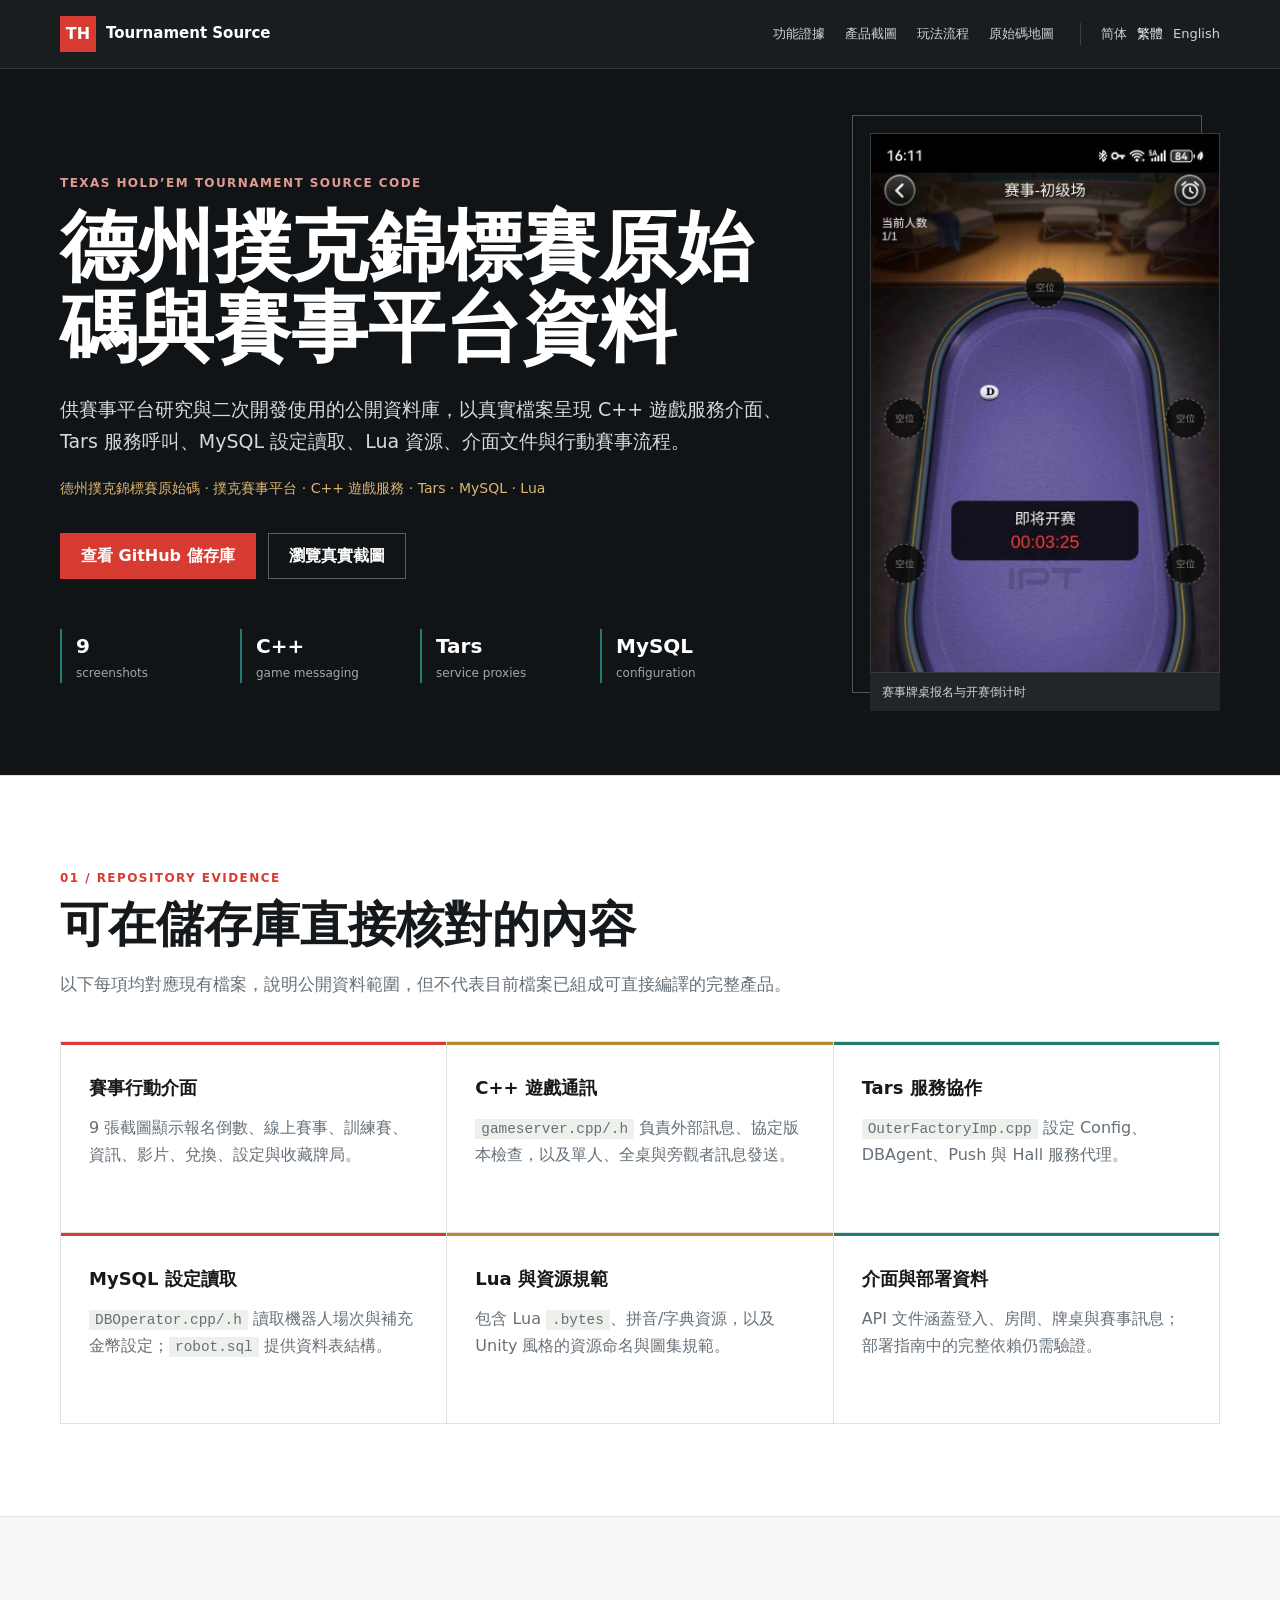
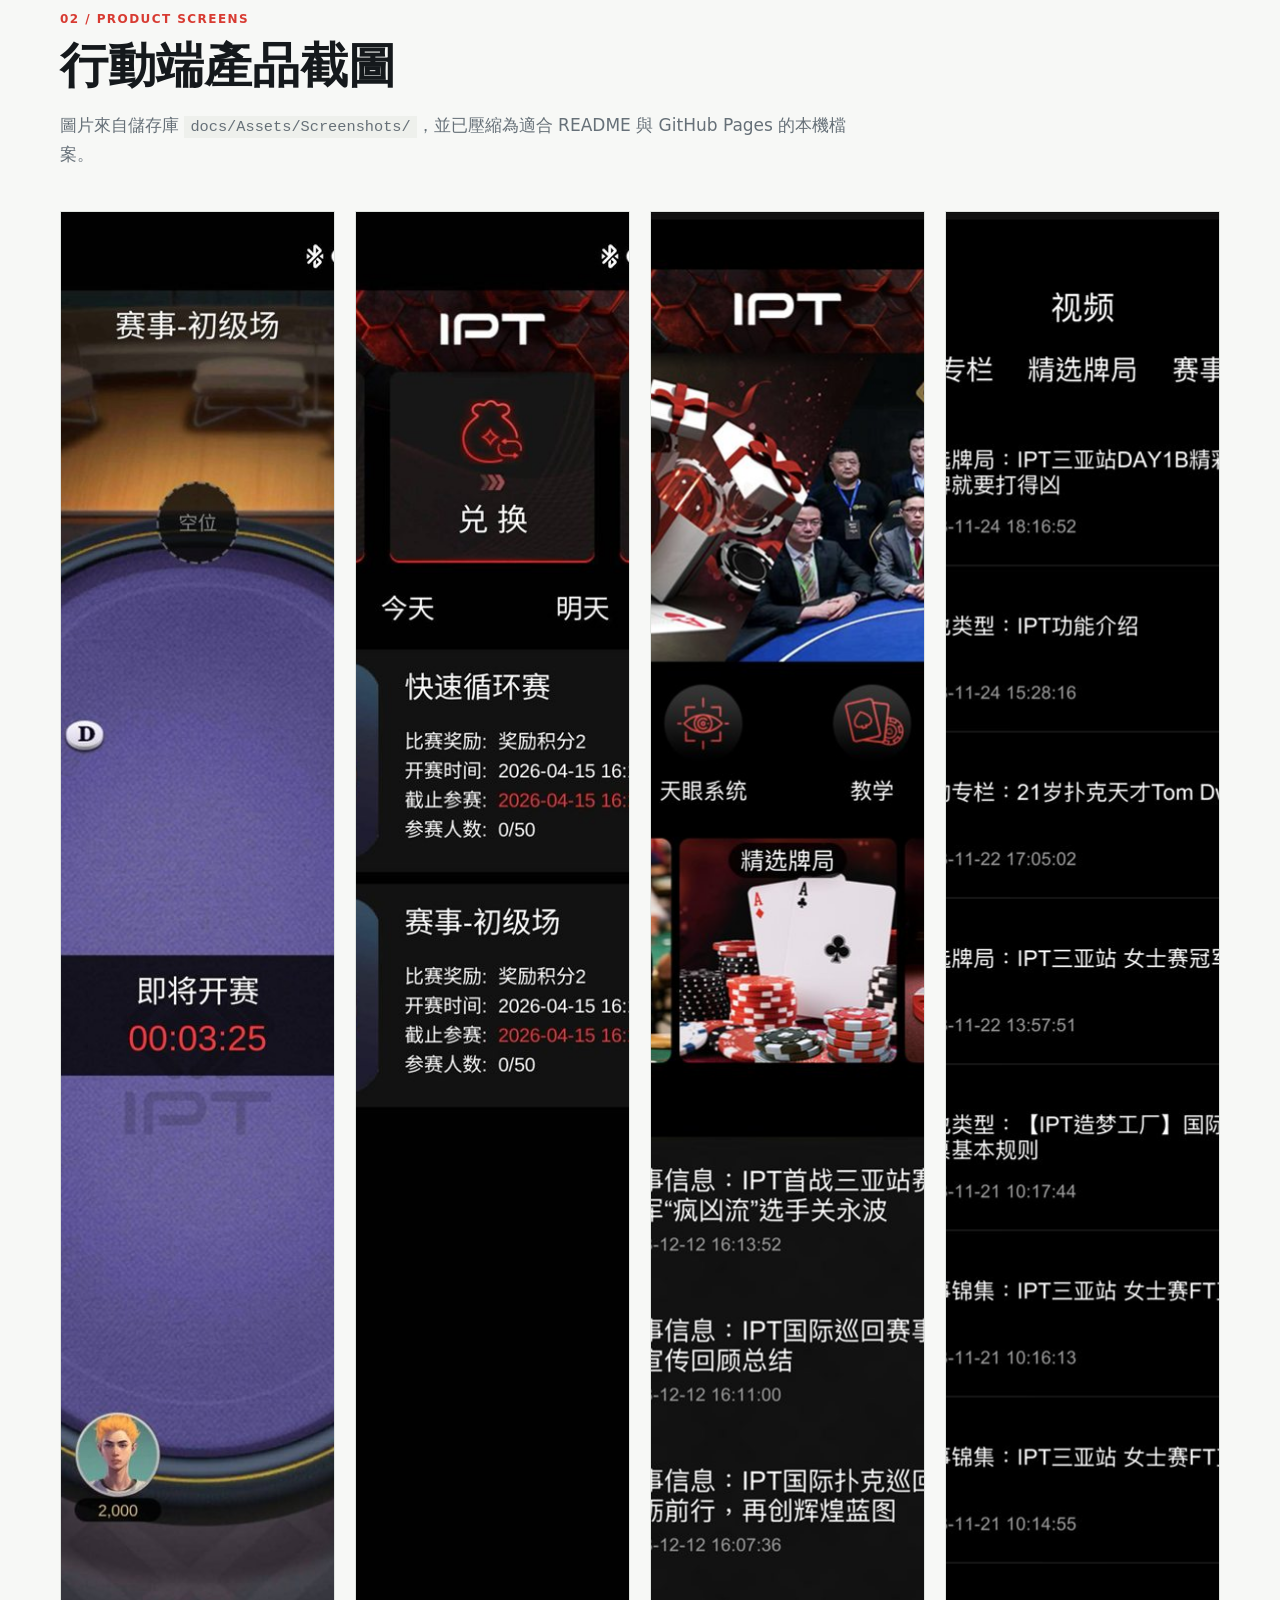
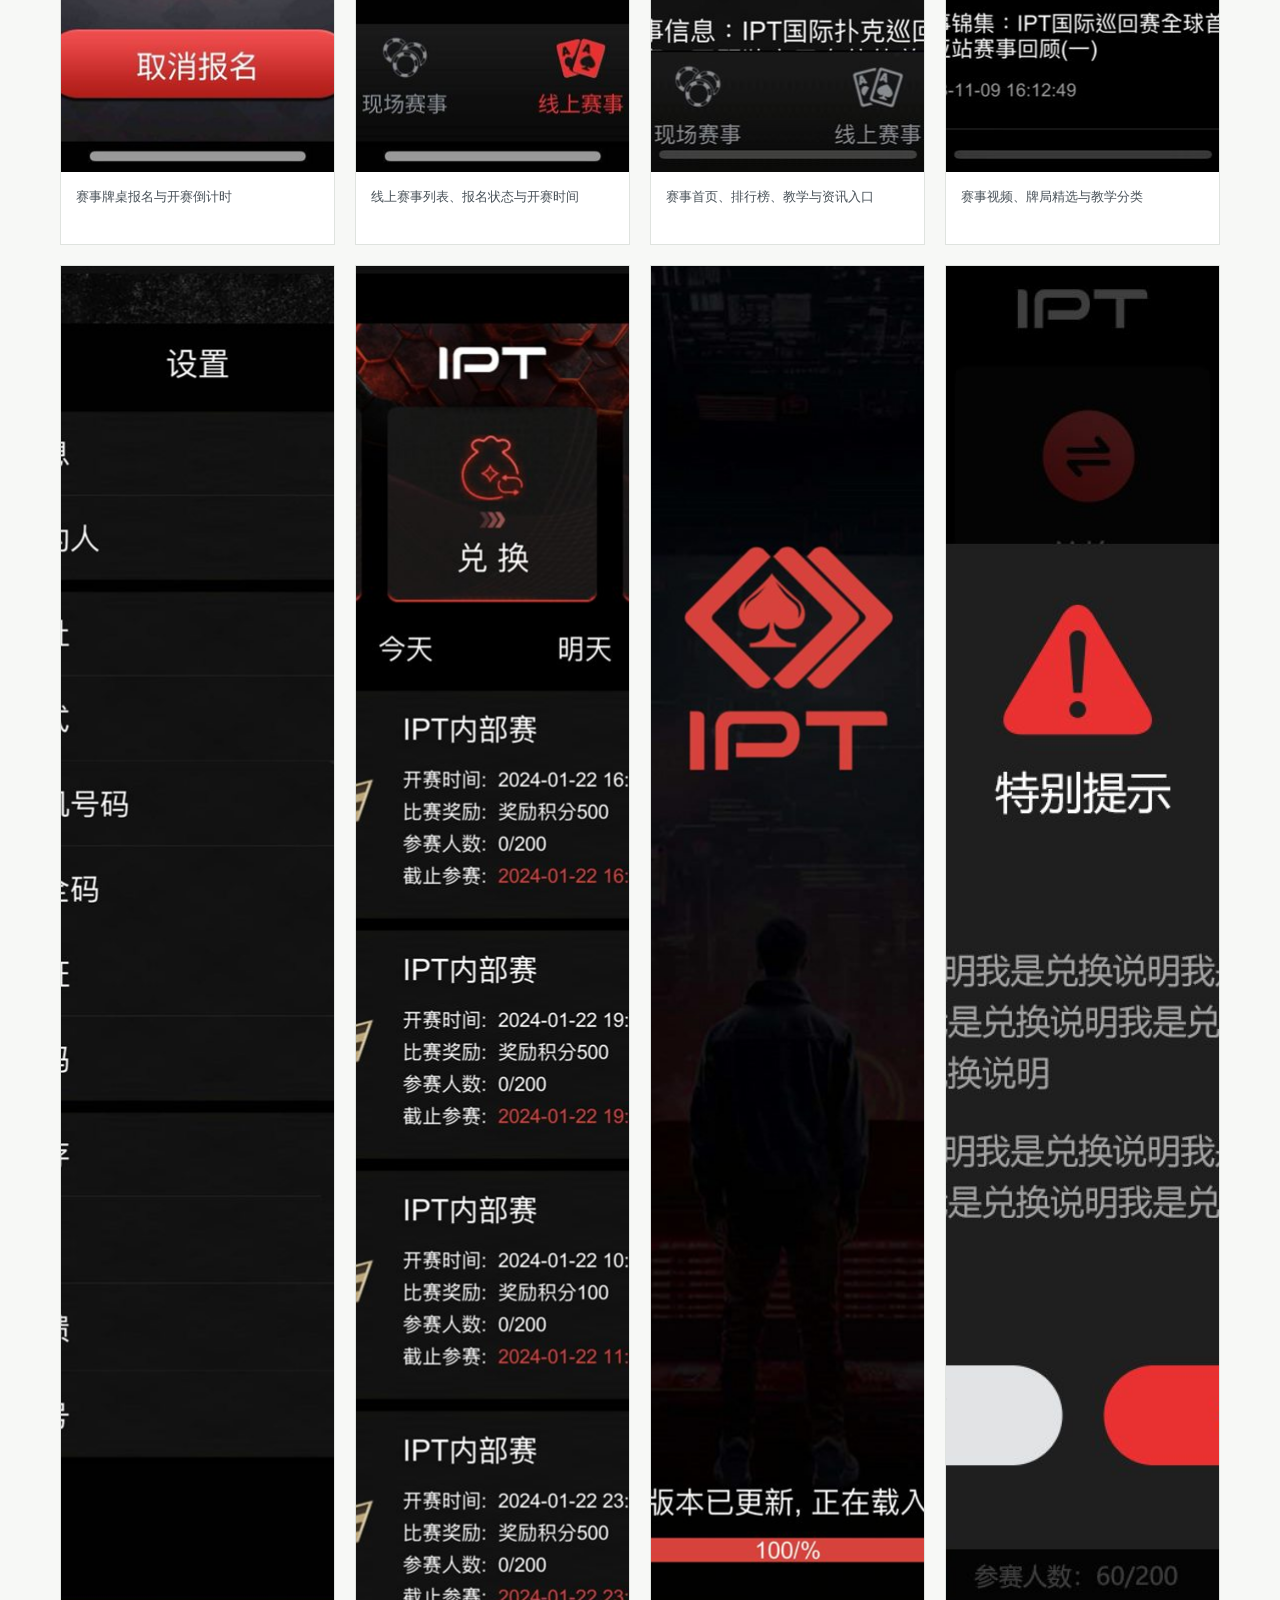
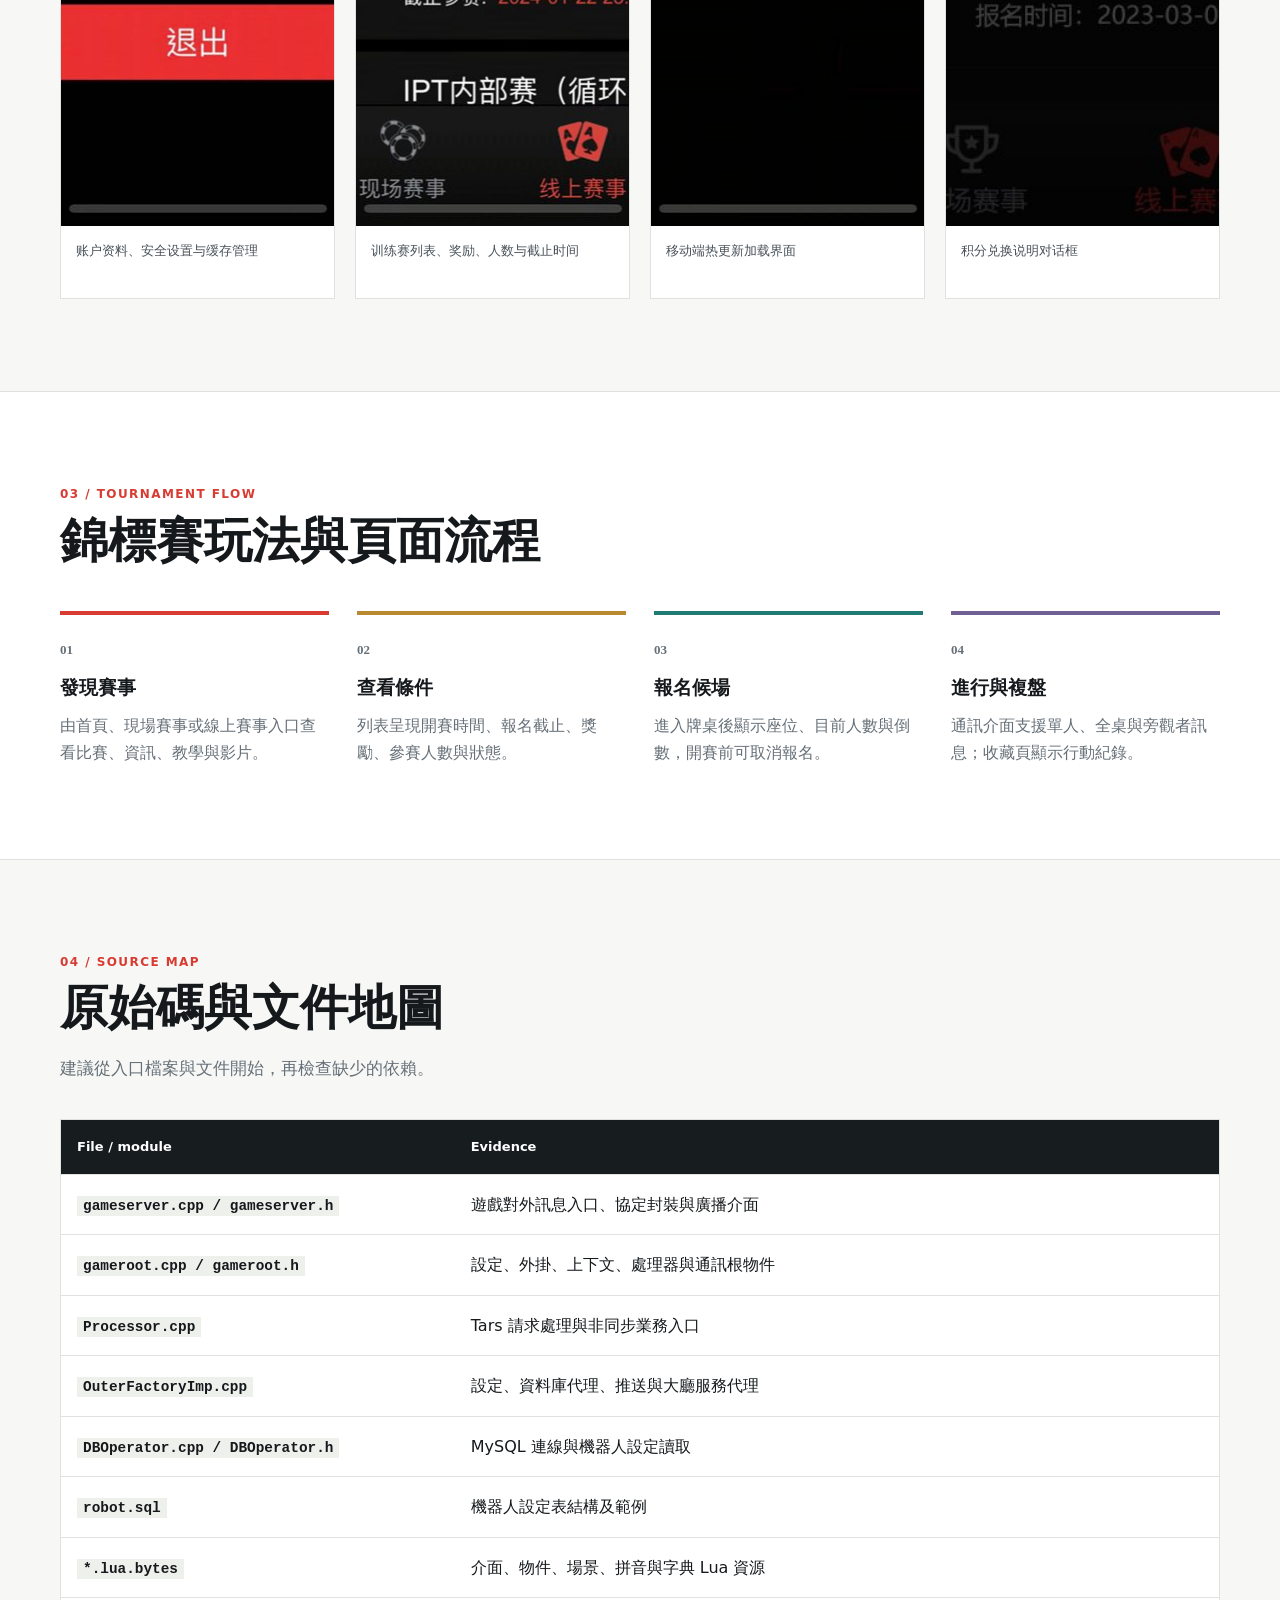
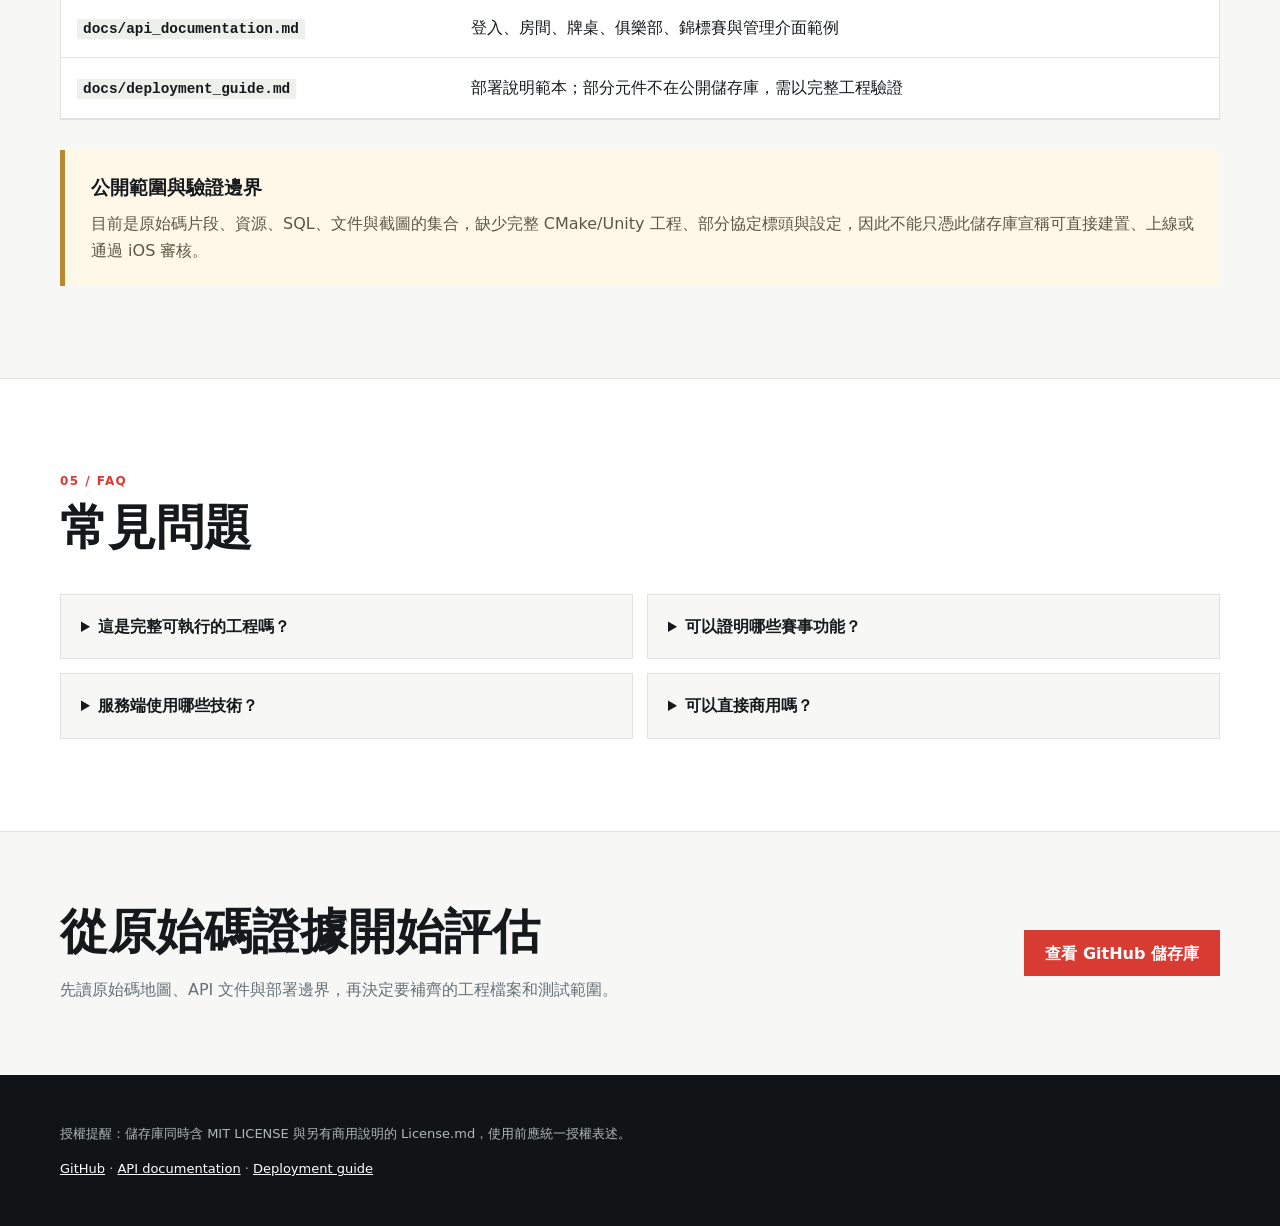
<file: docs/zh-tw/index.html>
<!doctype html>
<html lang="zh-Hant"><head><meta charset="utf-8"><meta name="viewport" content="width=device-width,initial-scale=1"><title>德州撲克錦標賽原始碼：C++ 遊戲服務、Tars、MySQL 與賽事行動介面</title>
<meta name="description" content="德州撲克錦標賽原始碼資料庫，包含 C++ 遊戲通訊、Tars 服務代理、MySQL 機器人設定、Lua 資源、API 與部署文件和真實賽事截圖。"><meta name="robots" content="index,follow,max-image-preview:large"><meta name="theme-color" content="#101417">
<link rel="canonical" href="https://alibabama401.github.io/Texas-Hold-em-Tournament-Source-Code/zh-tw/"><link rel="alternate" hreflang="zh-CN" href="https://alibabama401.github.io/Texas-Hold-em-Tournament-Source-Code/zh-cn/"><link rel="alternate" hreflang="zh-Hant" href="https://alibabama401.github.io/Texas-Hold-em-Tournament-Source-Code/zh-tw/"><link rel="alternate" hreflang="en" href="https://alibabama401.github.io/Texas-Hold-em-Tournament-Source-Code/en/"><link rel="alternate" hreflang="x-default" href="https://alibabama401.github.io/Texas-Hold-em-Tournament-Source-Code/">
<meta property="og:type" content="website"><meta property="og:title" content="德州撲克錦標賽原始碼：C++ 遊戲服務、Tars、MySQL 與賽事行動介面"><meta property="og:description" content="德州撲克錦標賽原始碼資料庫，包含 C++ 遊戲通訊、Tars 服務代理、MySQL 機器人設定、Lua 資源、API 與部署文件和真實賽事截圖。"><meta property="og:url" content="https://alibabama401.github.io/Texas-Hold-em-Tournament-Source-Code/zh-tw/"><meta property="og:image" content="https://alibabama401.github.io/Texas-Hold-em-Tournament-Source-Code/site-assets/screenshots/tournament-home-and-news.jpg"><meta name="twitter:card" content="summary_large_image">
<link rel="stylesheet" href="../site-assets/site.css"><script type="application/ld+json">{"@context":"https://schema.org","@type":"TechArticle","headline":"德州撲克錦標賽原始碼：C++ 遊戲服務、Tars、MySQL 與賽事行動介面","description":"德州撲克錦標賽原始碼資料庫，包含 C++ 遊戲通訊、Tars 服務代理、MySQL 機器人設定、Lua 資源、API 與部署文件和真實賽事截圖。","url":"https://alibabama401.github.io/Texas-Hold-em-Tournament-Source-Code/zh-tw/","image":"https://alibabama401.github.io/Texas-Hold-em-Tournament-Source-Code/site-assets/screenshots/tournament-home-and-news.jpg","inLanguage":"zh-Hant","about":{"@type":"SoftwareSourceCode","name":"Texas Hold’em Tournament Source Code","codeRepository":"https://github.com/alibabama401/Texas-Hold-em-Tournament-Source-Code","programmingLanguage":["C++","Lua","SQL"]}}</script></head>
<body><header class="site-header"><div class="shell nav"><a class="brand" href="../"><span>TH</span><strong>Tournament Source</strong></a><nav><a href="#evidence">功能證據</a><a href="#screenshots">產品截圖</a><a href="#flow">玩法流程</a><a href="#source">原始碼地圖</a></nav><div class="language"><a href="../zh-cn/" hreflang="zh-CN">简体</a><a href="../zh-tw/" hreflang="zh-Hant" aria-current="page">繁體</a><a href="../en/" hreflang="en">English</a></div></div></header>
<main><section class="hero"><div class="shell hero-grid"><div class="hero-copy"><p class="eyebrow">Texas Hold’em Tournament Source Code</p><h1>德州撲克錦標賽原始碼與賽事平台資料</h1><p class="intro">供賽事平台研究與二次開發使用的公開資料庫，以真實檔案呈現 C++ 遊戲服務介面、Tars 服務呼叫、MySQL 設定讀取、Lua 資源、介面文件與行動賽事流程。</p><p class="keyword-line">德州撲克錦標賽原始碼 · 撲克賽事平台 · C++ 遊戲服務 · Tars · MySQL · Lua</p><div class="actions"><a class="button primary" href="https://github.com/alibabama401/Texas-Hold-em-Tournament-Source-Code">查看 GitHub 儲存庫</a><a class="button ghost" href="#screenshots">瀏覽真實截圖</a></div><dl class="facts"><div><dt>9</dt><dd>screenshots</dd></div><div><dt>C++</dt><dd>game messaging</dd></div><div><dt>Tars</dt><dd>service proxies</dd></div><div><dt>MySQL</dt><dd>configuration</dd></div></dl></div><figure class="hero-shot"><img src="../site-assets/screenshots/tournament-table-countdown.jpg" alt="赛事牌桌报名与开赛倒计时" width="720" height="1560" fetchpriority="high"><figcaption>赛事牌桌报名与开赛倒计时</figcaption></figure></div></section>
<section class="band" id="evidence"><div class="shell"><p class="section-kicker">01 / Repository evidence</p><h2>可在儲存庫直接核對的內容</h2><p class="section-lead">以下每項均對應現有檔案，說明公開資料範圍，但不代表目前檔案已組成可直接編譯的完整產品。</p><div class="feature-grid"><article class="feature"><h3>賽事行動介面</h3><p>9 張截圖顯示報名倒數、線上賽事、訓練賽、資訊、影片、兌換、設定與收藏牌局。</p></article><article class="feature"><h3>C++ 遊戲通訊</h3><p><code>gameserver.cpp/.h</code> 負責外部訊息、協定版本檢查，以及單人、全桌與旁觀者訊息發送。</p></article><article class="feature"><h3>Tars 服務協作</h3><p><code>OuterFactoryImp.cpp</code> 設定 Config、DBAgent、Push 與 Hall 服務代理。</p></article><article class="feature"><h3>MySQL 設定讀取</h3><p><code>DBOperator.cpp/.h</code> 讀取機器人場次與補充金幣設定；<code>robot.sql</code> 提供資料表結構。</p></article><article class="feature"><h3>Lua 與資源規範</h3><p>包含 Lua <code>.bytes</code>、拼音/字典資源，以及 Unity 風格的資源命名與圖集規範。</p></article><article class="feature"><h3>介面與部署資料</h3><p>API 文件涵蓋登入、房間、牌桌與賽事訊息；部署指南中的完整依賴仍需驗證。</p></article></div></div></section>
<section class="shell section" id="screenshots"><p class="section-kicker">02 / Product screens</p><h2>行動端產品截圖</h2><p class="section-lead">圖片來自儲存庫 <code>docs/Assets/Screenshots/</code>，並已壓縮為適合 README 與 GitHub Pages 的本機檔案。</p><div class="gallery"><figure><a href="../site-assets/screenshots/tournament-table-countdown.jpg"><img src="../site-assets/screenshots/tournament-table-countdown.jpg" alt="赛事牌桌报名与开赛倒计时" loading="lazy" decoding="async" width="720" height="1560"></a><figcaption>赛事牌桌报名与开赛倒计时</figcaption></figure><figure><a href="../site-assets/screenshots/online-tournament-list.jpg"><img src="../site-assets/screenshots/online-tournament-list.jpg" alt="线上赛事列表、报名状态与开赛时间" loading="lazy" decoding="async" width="720" height="1560"></a><figcaption>线上赛事列表、报名状态与开赛时间</figcaption></figure><figure><a href="../site-assets/screenshots/tournament-home-and-news.jpg"><img src="../site-assets/screenshots/tournament-home-and-news.jpg" alt="赛事首页、排行榜、教学与资讯入口" loading="lazy" decoding="async" width="720" height="1560"></a><figcaption>赛事首页、排行榜、教学与资讯入口</figcaption></figure><figure><a href="../site-assets/screenshots/poker-video-library.jpg"><img src="../site-assets/screenshots/poker-video-library.jpg" alt="赛事视频、牌局精选与教学分类" loading="lazy" decoding="async" width="720" height="1560"></a><figcaption>赛事视频、牌局精选与教学分类</figcaption></figure><figure><a href="../site-assets/screenshots/account-settings.jpg"><img src="../site-assets/screenshots/account-settings.jpg" alt="账户资料、安全设置与缓存管理" loading="lazy" decoding="async" width="720" height="1560"></a><figcaption>账户资料、安全设置与缓存管理</figcaption></figure><figure><a href="../site-assets/screenshots/training-tournament-list.jpg"><img src="../site-assets/screenshots/training-tournament-list.jpg" alt="训练赛列表、奖励、人数与截止时间" loading="lazy" decoding="async" width="720" height="1560"></a><figcaption>训练赛列表、奖励、人数与截止时间</figcaption></figure><figure><a href="../site-assets/screenshots/mobile-update-screen.jpg"><img src="../site-assets/screenshots/mobile-update-screen.jpg" alt="移动端热更新加载界面" loading="lazy" decoding="async" width="720" height="1560"></a><figcaption>移动端热更新加载界面</figcaption></figure><figure><a href="../site-assets/screenshots/redemption-dialog.jpg"><img src="../site-assets/screenshots/redemption-dialog.jpg" alt="积分兑换说明对话框" loading="lazy" decoding="async" width="720" height="1560"></a><figcaption>积分兑换说明对话框</figcaption></figure></div></section>
<section class="band" id="flow"><div class="shell"><p class="section-kicker">03 / Tournament flow</p><h2>錦標賽玩法與頁面流程</h2><div class="steps"><article class="step"><span>01</span><div><h3>發現賽事</h3><p>由首頁、現場賽事或線上賽事入口查看比賽、資訊、教學與影片。</p></div></article><article class="step"><span>02</span><div><h3>查看條件</h3><p>列表呈現開賽時間、報名截止、獎勵、參賽人數與狀態。</p></div></article><article class="step"><span>03</span><div><h3>報名候場</h3><p>進入牌桌後顯示座位、目前人數與倒數，開賽前可取消報名。</p></div></article><article class="step"><span>04</span><div><h3>進行與複盤</h3><p>通訊介面支援單人、全桌與旁觀者訊息；收藏頁顯示行動紀錄。</p></div></article></div></div></section>
<section class="shell section" id="source"><p class="section-kicker">04 / Source map</p><h2>原始碼與文件地圖</h2><p class="section-lead">建議從入口檔案與文件開始，再檢查缺少的依賴。</p><div class="table-scroll"><table><thead><tr><th>File / module</th><th>Evidence</th></tr></thead><tbody><tr><td><code>gameserver.cpp / gameserver.h</code></td><td>遊戲對外訊息入口、協定封裝與廣播介面</td></tr><tr><td><code>gameroot.cpp / gameroot.h</code></td><td>設定、外掛、上下文、處理器與通訊根物件</td></tr><tr><td><code>Processor.cpp</code></td><td>Tars 請求處理與非同步業務入口</td></tr><tr><td><code>OuterFactoryImp.cpp</code></td><td>設定、資料庫代理、推送與大廳服務代理</td></tr><tr><td><code>DBOperator.cpp / DBOperator.h</code></td><td>MySQL 連線與機器人設定讀取</td></tr><tr><td><code>robot.sql</code></td><td>機器人設定表結構及範例</td></tr><tr><td><code>*.lua.bytes</code></td><td>介面、物件、場景、拼音與字典 Lua 資源</td></tr><tr><td><code>docs/api_documentation.md</code></td><td>登入、房間、牌桌、俱樂部、錦標賽與管理介面範例</td></tr><tr><td><code>docs/deployment_guide.md</code></td><td>部署說明範本；部分元件不在公開儲存庫，需以完整工程驗證</td></tr></tbody></table></div><aside class="scope"><h3>公開範圍與驗證邊界</h3><p>目前是原始碼片段、資源、SQL、文件與截圖的集合，缺少完整 CMake/Unity 工程、部分協定標頭與設定，因此不能只憑此儲存庫宣稱可直接建置、上線或通過 iOS 審核。</p></aside></section>
<section class="band" id="faq"><div class="shell"><p class="section-kicker">05 / FAQ</p><h2>常見問題</h2><div class="faq"><details><summary>這是完整可執行的工程嗎？</summary><p>目前公開檔案不足以獨立建置，需要補齊相依檔案、協定、建置設定與客戶端工程。</p></details><details><summary>可以證明哪些賽事功能？</summary><p>截圖可證明賽事列表、報名、倒數、訓練賽、資訊/影片和收藏介面；API 文件另有賽事訊息範例。</p></details><details><summary>服務端使用哪些技術？</summary><p>可直接核對 C++、Tars 風格代理、MySQL 與訊息介面；Redis、Java 和 Unity 僅見於部署文件，需再驗證。</p></details><details><summary>可以直接商用嗎？</summary><p>應先解決兩份授權文件的表述差異，並確認品牌、賽事素材與完整工程的授權。</p></details></div></div></section>
<section class="shell closing"><div><h2>從原始碼證據開始評估</h2><p>先讀原始碼地圖、API 文件與部署邊界，再決定要補齊的工程檔案和測試範圍。</p></div><a class="button primary" href="https://github.com/alibabama401/Texas-Hold-em-Tournament-Source-Code">查看 GitHub 儲存庫</a></section></main>
<footer><div class="shell"><p>授權提醒：儲存庫同時含 MIT LICENSE 與另有商用說明的 License.md，使用前應統一授權表述。</p><p><a href="https://github.com/alibabama401/Texas-Hold-em-Tournament-Source-Code">GitHub</a> · <a href="https://github.com/alibabama401/Texas-Hold-em-Tournament-Source-Code/blob/main/docs/api_documentation.md">API documentation</a> · <a href="https://github.com/alibabama401/Texas-Hold-em-Tournament-Source-Code/blob/main/docs/deployment_guide.md">Deployment guide</a></p></div></footer></body></html>
</file>
<file: docs/site-assets/site.css>
:root{--ink:#15191c;--paper:#f7f8f6;--white:#fff;--muted:#667078;--line:#dfe3df;--red:#d83b32;--gold:#b8892e;--teal:#217b75;--header:#101417}*{box-sizing:border-box}html{scroll-behavior:smooth}body{margin:0;background:var(--paper);color:var(--ink);font-family:Inter,ui-sans-serif,system-ui,-apple-system,"Segoe UI","PingFang SC","Microsoft YaHei",sans-serif;line-height:1.7;letter-spacing:0}a{color:inherit}img{display:block;max-width:100%}.shell{width:min(1160px,calc(100% - 40px));margin:auto}.site-header{position:sticky;top:0;z-index:10;background:rgba(16,20,23,.96);color:#fff;border-bottom:1px solid #30383c}.nav{min-height:68px;display:flex;align-items:center;gap:26px}.brand{display:flex;align-items:center;gap:10px;text-decoration:none;white-space:nowrap}.brand span{display:grid;place-items:center;width:36px;height:36px;background:var(--red);font-weight:800}.brand strong{font-size:15px}.nav nav{display:flex;gap:20px;margin-left:auto}.nav nav a,.language a{font-size:13px;color:#cdd4d6;text-decoration:none}.nav nav a:hover,.language a:hover,.language a[aria-current=page]{color:#fff}.language{display:flex;gap:10px;border-left:1px solid #394145;padding-left:20px}.hero{background:var(--header);color:#fff;overflow:hidden}.hero-grid{min-height:690px;display:grid;grid-template-columns:minmax(0,1.35fr) minmax(280px,.65fr);align-items:center;gap:72px;padding-block:64px}.hero-copy{max-width:760px}.eyebrow,.section-kicker{text-transform:uppercase;color:#df9b91;font-size:12px;font-weight:800;letter-spacing:.12em}.hero h1{font-family:Georgia,"Noto Serif SC",serif;font-size:clamp(42px,6vw,78px);line-height:1.05;margin:14px 0 24px;max-width:900px}.intro{font-size:19px;color:#d5dbdd;max-width:780px}.keyword-line{color:#ddb66f;font-size:14px}.actions{display:flex;gap:12px;flex-wrap:wrap;margin:32px 0}.button{display:inline-flex;min-height:46px;align-items:center;justify-content:center;padding:0 20px;border:1px solid transparent;text-decoration:none;font-weight:750}.button.primary{background:var(--red);color:#fff}.button.ghost{border-color:#566167;color:#fff}.facts{display:grid;grid-template-columns:repeat(4,1fr);max-width:720px;margin:50px 0 0}.facts div{border-left:2px solid var(--teal);padding-left:14px}.facts dt{font-size:20px;font-weight:850}.facts dd{margin:0;color:#9ea8ac;font-size:12px}.hero-shot{margin:0;position:relative;width:min(100%,350px);justify-self:end}.hero-shot:before{content:"";position:absolute;inset:-18px 18px 18px -18px;border:1px solid #4d5558}.hero-shot img{position:relative;width:100%;height:540px;object-fit:cover;object-position:top;border:1px solid #343b3f}.hero-shot figcaption{position:relative;background:#20262a;color:#cfd6d8;padding:9px 12px;font-size:12px}.band{background:#fff;border-block:1px solid var(--line);padding:92px 0}.section{padding:92px 0}.section-kicker{color:var(--red);margin:0 0 8px}.section h2,.band h2,.closing h2{font-family:Georgia,"Noto Serif SC",serif;font-size:clamp(30px,4vw,48px);line-height:1.18;margin:0 0 16px}.section-lead{max-width:820px;color:var(--muted);font-size:17px}.feature-grid{display:grid;grid-template-columns:repeat(3,1fr);gap:1px;background:var(--line);border:1px solid var(--line);margin-top:42px}.feature{background:#fff;padding:28px;min-height:190px}.feature:nth-child(3n+1){border-top:3px solid var(--red)}.feature:nth-child(3n+2){border-top:3px solid var(--gold)}.feature:nth-child(3n){border-top:3px solid var(--teal)}.feature h3{margin:0 0 10px;font-size:18px}.feature p{margin:0;color:var(--muted)}code{background:#eef0ec;padding:2px 6px;font-family:ui-monospace,SFMono-Regular,Consolas,monospace;font-size:.9em}.gallery{display:grid;grid-template-columns:repeat(4,1fr);gap:20px;margin-top:42px}.gallery figure{margin:0;background:#fff;border:1px solid var(--line)}.gallery img{width:100%;aspect-ratio:9/16;object-fit:cover;object-position:top;background:#111}.gallery figcaption{padding:14px 15px;min-height:72px;font-size:13px;color:#485158}.steps{display:grid;grid-template-columns:repeat(4,1fr);gap:28px;margin-top:42px}.step{border-top:4px solid var(--red);padding-top:20px}.step:nth-child(2){border-color:var(--gold)}.step:nth-child(3){border-color:var(--teal)}.step:nth-child(4){border-color:#6f5f93}.step span{font:700 13px ui-monospace;color:var(--muted)}.step h3{margin:10px 0 8px}.step p{color:var(--muted);margin:0}.table-scroll{overflow:auto;margin-top:36px;border:1px solid var(--line)}table{width:100%;border-collapse:collapse;background:#fff}th,td{text-align:left;padding:16px;border-bottom:1px solid var(--line);vertical-align:top}th{background:#171c1f;color:#fff;font-size:13px}td:first-child{width:34%;font-weight:700}.scope{margin-top:30px;border-left:5px solid var(--gold);background:#fff8e9;padding:22px 26px}.scope h3{margin:0 0 6px}.scope p{margin:0;color:#5e5543}.faq{display:grid;grid-template-columns:1fr 1fr;gap:14px;margin-top:38px}.faq details{background:var(--paper);border:1px solid var(--line);padding:18px 20px}.faq summary{cursor:pointer;font-weight:800}.faq p{color:var(--muted);margin:12px 0 0}.closing{display:flex;justify-content:space-between;align-items:center;gap:32px;padding-block:72px}.closing p{color:var(--muted);margin-bottom:0}footer{background:#101417;color:#aeb7ba;padding:35px 0;font-size:13px}footer a{color:#fff}.footer p{max-width:900px}@media(max-width:900px){.nav nav{display:none}.language{margin-left:auto}.hero-grid{grid-template-columns:1fr;gap:42px;min-height:auto}.hero-shot{justify-self:start;width:min(100%,460px)}.hero-shot img{height:560px}.feature-grid{grid-template-columns:1fr 1fr}.gallery{grid-template-columns:repeat(2,1fr)}.steps{grid-template-columns:1fr 1fr}.facts{grid-template-columns:1fr 1fr;gap:22px}.faq{grid-template-columns:1fr}}@media(max-width:560px){.shell{width:min(100% - 28px,1160px)}.nav{min-height:60px;gap:10px}.brand strong{display:none}.language{padding-left:10px;gap:8px}.hero-grid{padding-block:44px}.hero h1{font-size:40px}.intro{font-size:16px}.button{width:100%}.hero-shot{width:100%}.hero-shot:before{display:none}.hero-shot img{height:auto;aspect-ratio:9/16}.band,.section{padding:64px 0}.feature-grid,.gallery,.steps{grid-template-columns:1fr}.feature{min-height:0}.gallery figure{display:grid;grid-template-columns:132px 1fr;align-items:center}.gallery img{height:220px}.gallery figcaption{min-height:0}.faq{grid-template-columns:1fr}.closing{align-items:flex-start;flex-direction:column;padding-block:56px}.closing .button{width:auto}td:first-child{min-width:210px}.facts dt{font-size:18px}}
</file>
